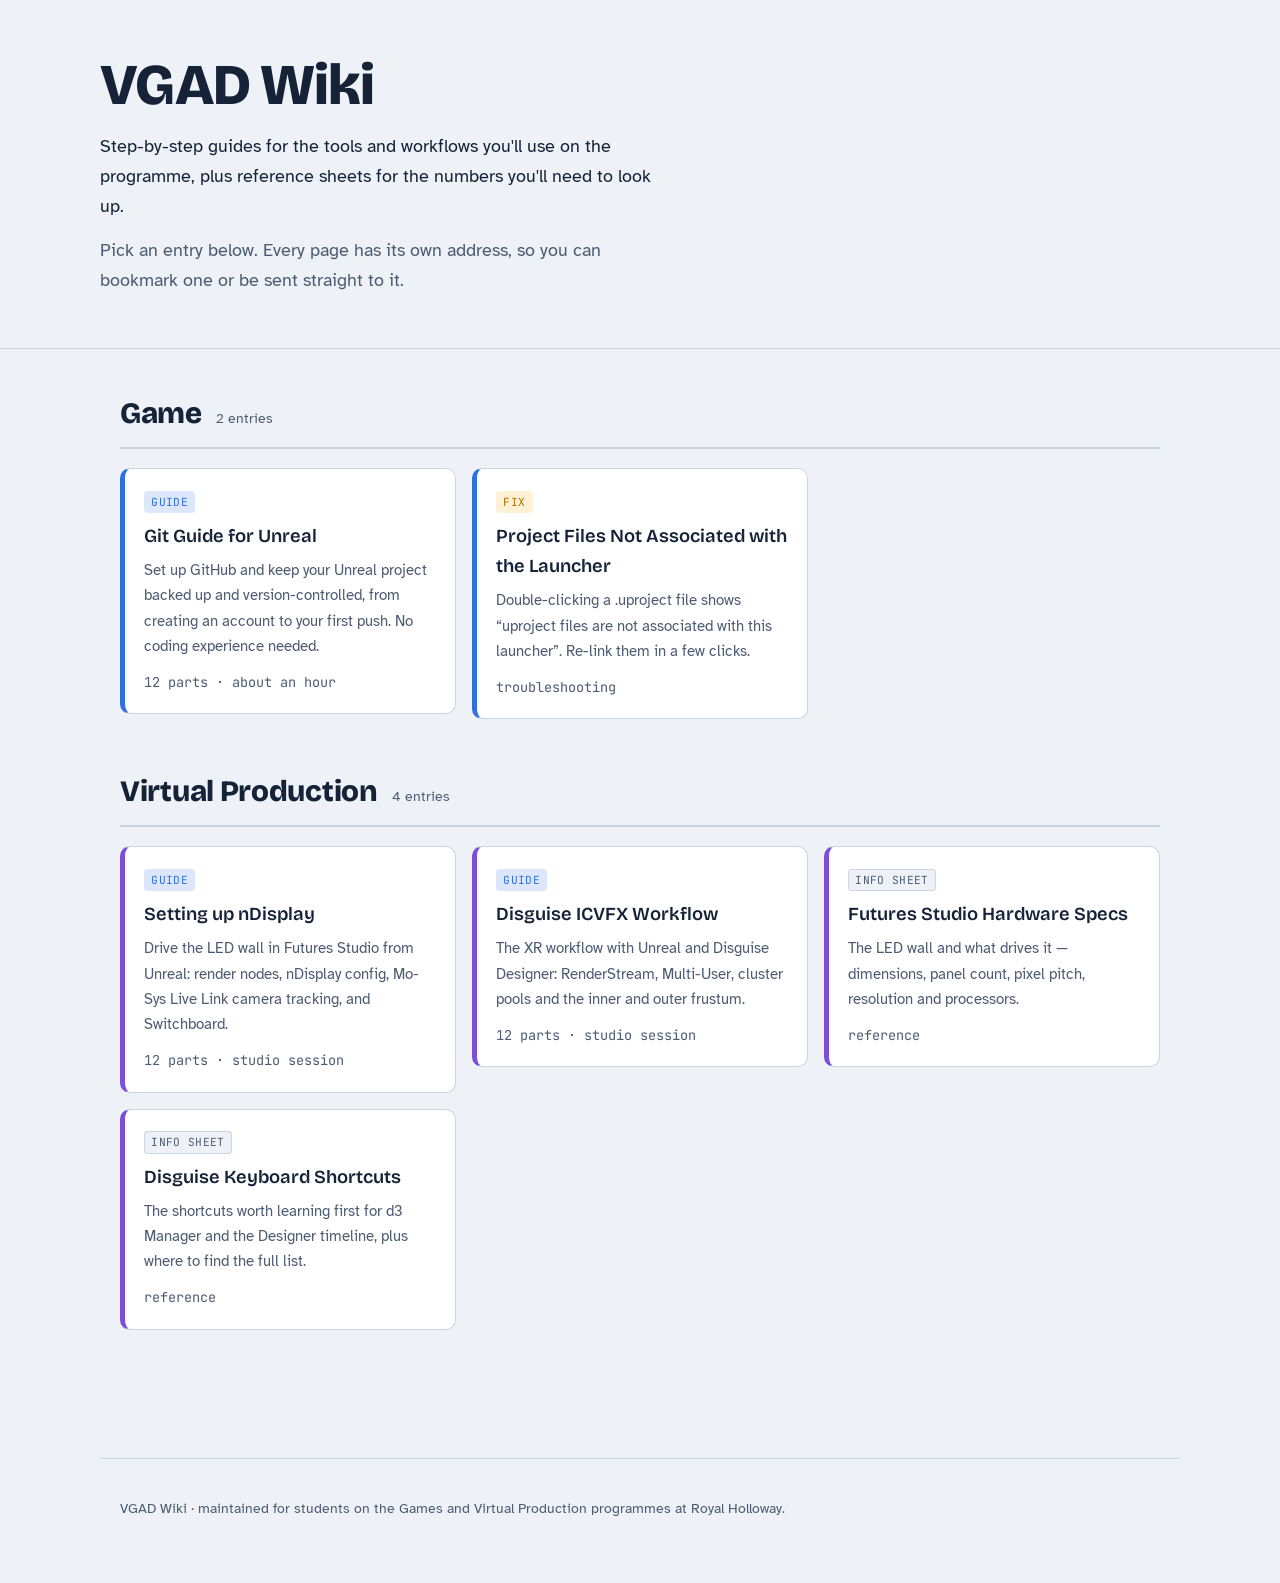
<file: index.html>
<!DOCTYPE html>
<html lang="en-GB">

<head>
  <meta charset="utf-8">
  <meta name="viewport" content="width=device-width, initial-scale=1">
  <title>VGAD Wiki</title>
  <meta name="description" content="Guides and reference sheets for games and virtual production, for students on the VGAD programme.">
  <link rel="preconnect" href="https://fonts.googleapis.com">
  <link rel="preconnect" href="https://fonts.gstatic.com" crossorigin>
  <link
    href="https://fonts.googleapis.com/css2?family=Atkinson+Hyperlegible:ital,wght@0,400;0,700;1,400&family=Bricolage+Grotesque:opsz,wght@12..96,600;12..96,800&family=JetBrains+Mono:wght@500&display=swap"
    rel="stylesheet">
  <link rel="stylesheet" href="assets/wiki.css">
</head>

<body>

  <header class="hero">
    <div class="hero-inner single">
      <div>
        <h1>VGAD Wiki</h1>
        <p class="lede">Step-by-step guides for the tools and workflows you'll use on the programme, plus reference
          sheets for the numbers you'll need to look up.</p>
        <p>Pick an entry below. Every page has its own address, so you can bookmark one or be sent straight to it.</p>
      </div>
    </div>
  </header>

  <div class="catwrap">

    <!-- ====================================================== Game -->

    <section class="cat" id="game">
      <div class="cat-head">
        <h2>Game</h2>
        <span class="count">2 entries</span>
      </div>
      <div class="cards">

        <a class="card" href="guides/git-for-unreal/">
          <span class="kind">Guide</span>
          <h3>Git Guide for Unreal</h3>
          <p>Set up GitHub and keep your Unreal project backed up and version-controlled, from creating an account to
            your first push. No coding experience needed.</p>
          <span class="meta">12 parts · about an hour</span>
        </a>

        <a class="card" href="guides/uproject-file-association/">
          <span class="kind fix">Fix</span>
          <h3>Project Files Not Associated with the Launcher</h3>
          <p>Double-clicking a .uproject file shows “uproject files are not associated with this launcher”. Re-link
            them in a few clicks.</p>
          <span class="meta">troubleshooting</span>
        </a>

      </div>
    </section>

    <!-- ====================================== Virtual Production -->

    <section class="cat" id="virtual-production">
      <div class="cat-head">
        <h2>Virtual Production</h2>
        <span class="count">4 entries</span>
      </div>
      <div class="cards">

        <a class="card vp" href="guides/ndisplay/">
          <span class="kind">Guide</span>
          <h3>Setting up nDisplay</h3>
          <p>Drive the LED wall in Futures Studio from Unreal: render nodes, nDisplay config, Mo-Sys Live Link camera
            tracking, and Switchboard.</p>
          <span class="meta">12 parts · studio session</span>
        </a>

        <a class="card vp" href="guides/disguise-icvfx/">
          <span class="kind">Guide</span>
          <h3>Disguise ICVFX Workflow</h3>
          <p>The XR workflow with Unreal and Disguise Designer: RenderStream, Multi-User, cluster pools and the inner
            and outer frustum.</p>
          <span class="meta">12 parts · studio session</span>
        </a>

        <a class="card vp" href="guides/futures-studio-specs/">
          <span class="kind ref">Info sheet</span>
          <h3>Futures Studio Hardware Specs</h3>
          <p>The LED wall and what drives it — dimensions, panel count, pixel pitch, resolution and processors.</p>
          <span class="meta">reference</span>
        </a>

        <a class="card vp" href="guides/disguise-shortcuts/">
          <span class="kind ref">Info sheet</span>
          <h3>Disguise Keyboard Shortcuts</h3>
          <p>The shortcuts worth learning first for d3 Manager and the Designer timeline, plus where to find the full
            list.</p>
          <span class="meta">reference</span>
        </a>

      </div>
    </section>

  </div>

  <footer class="sitefoot">
    <p>VGAD Wiki · maintained for students on the Games and Virtual Production programmes at Royal Holloway.</p>
  </footer>

</body>

</html>
</file>
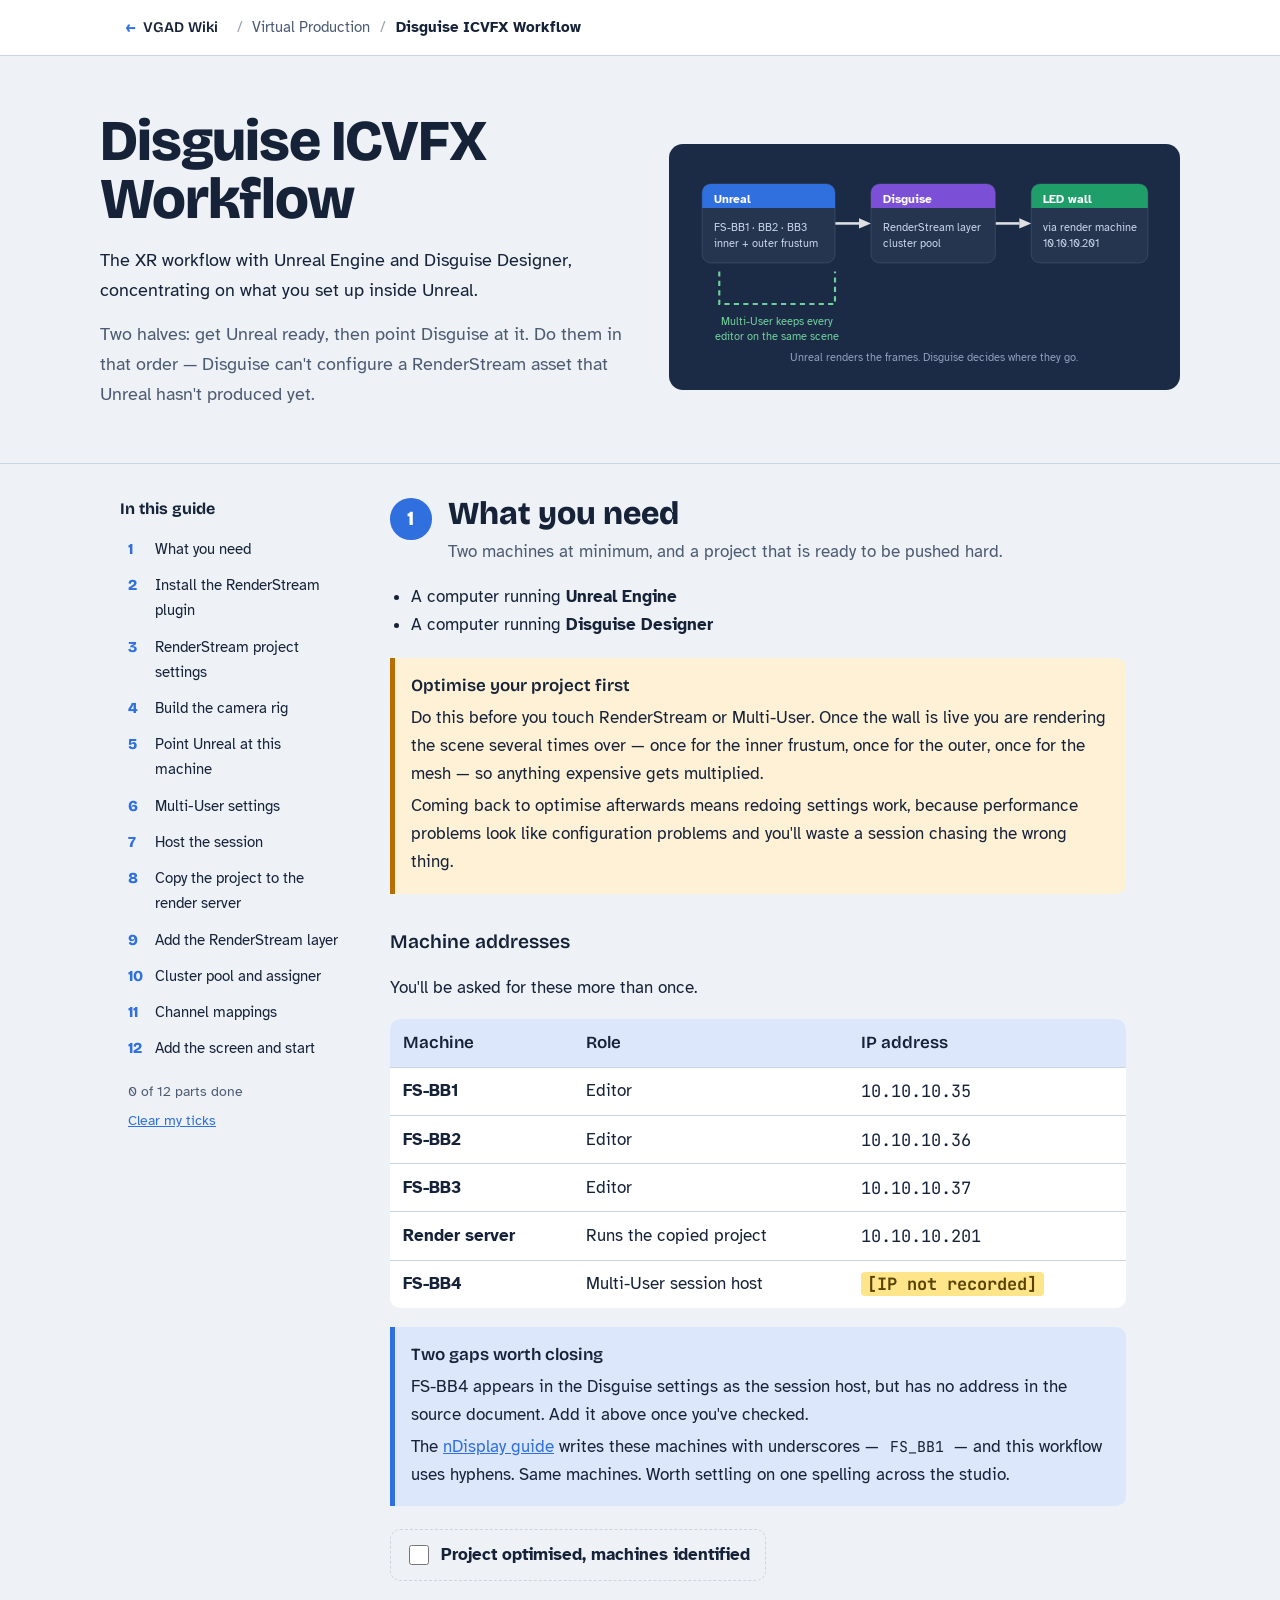
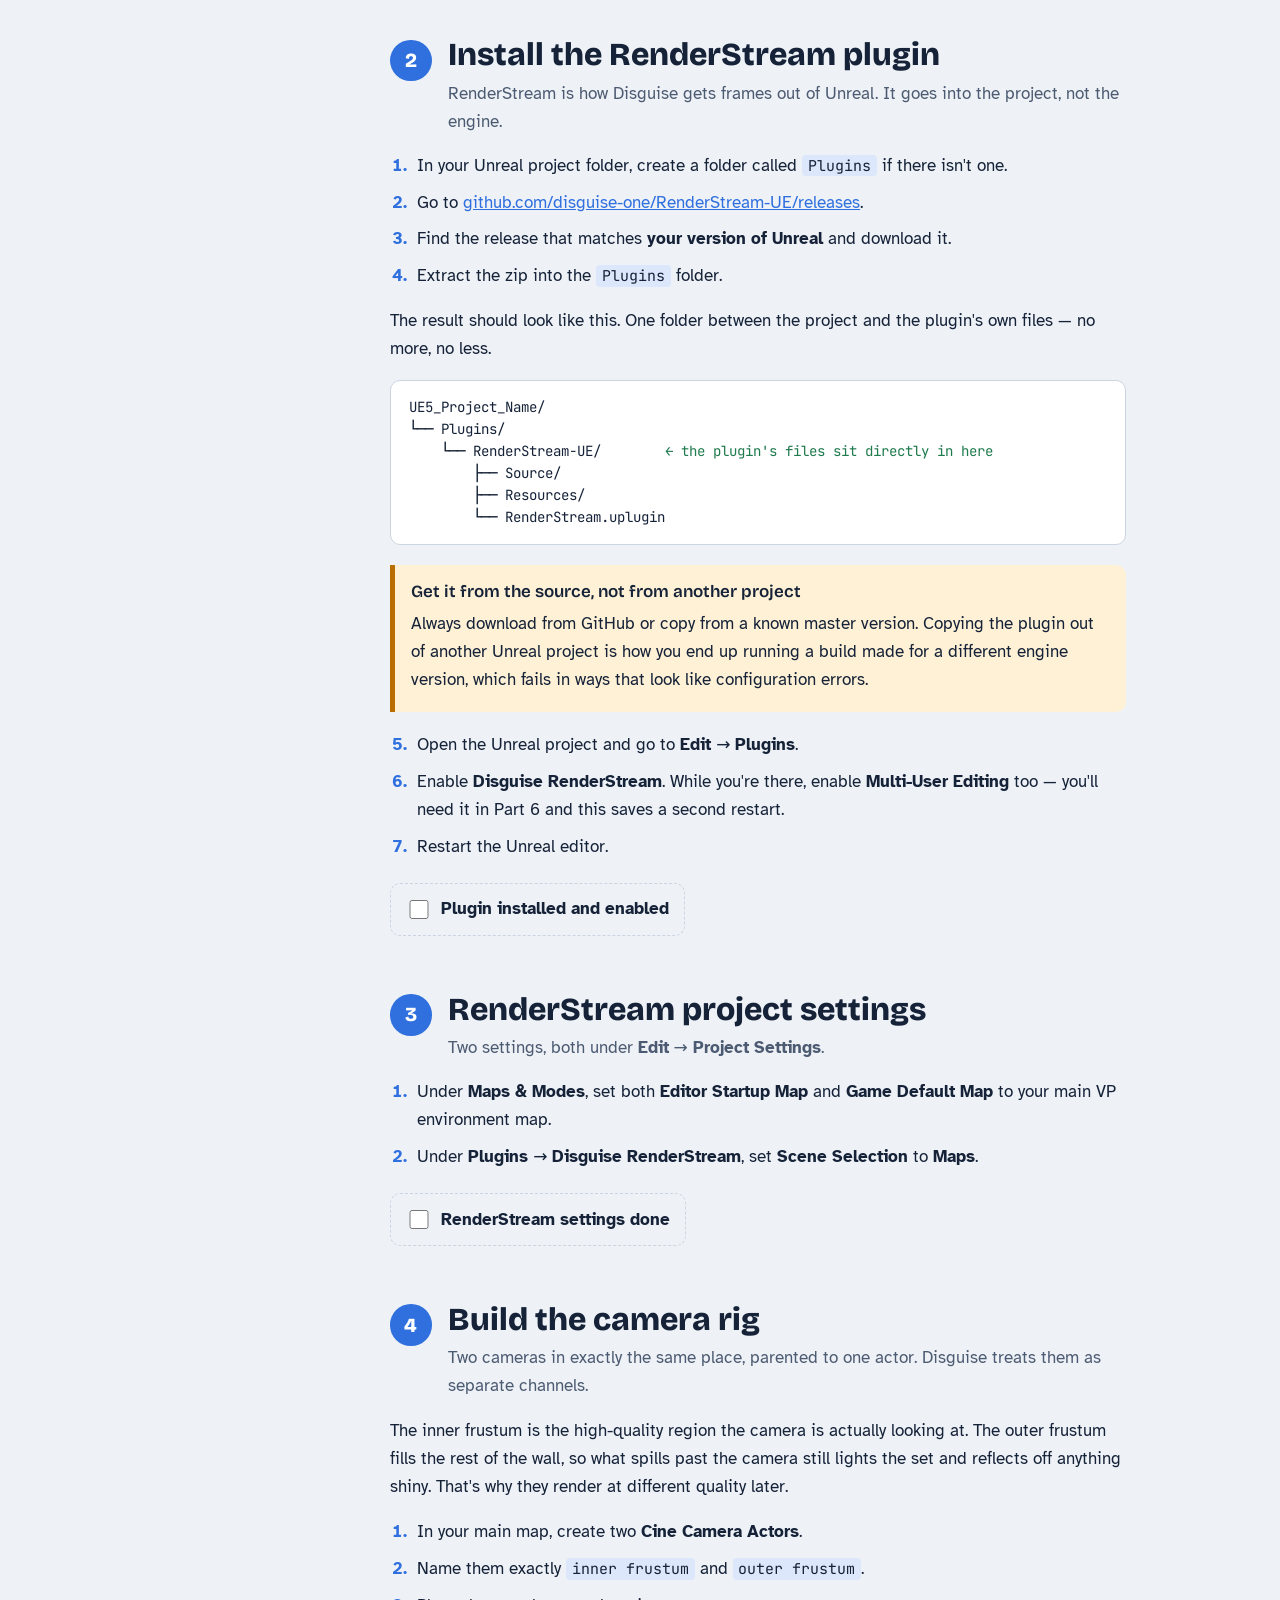
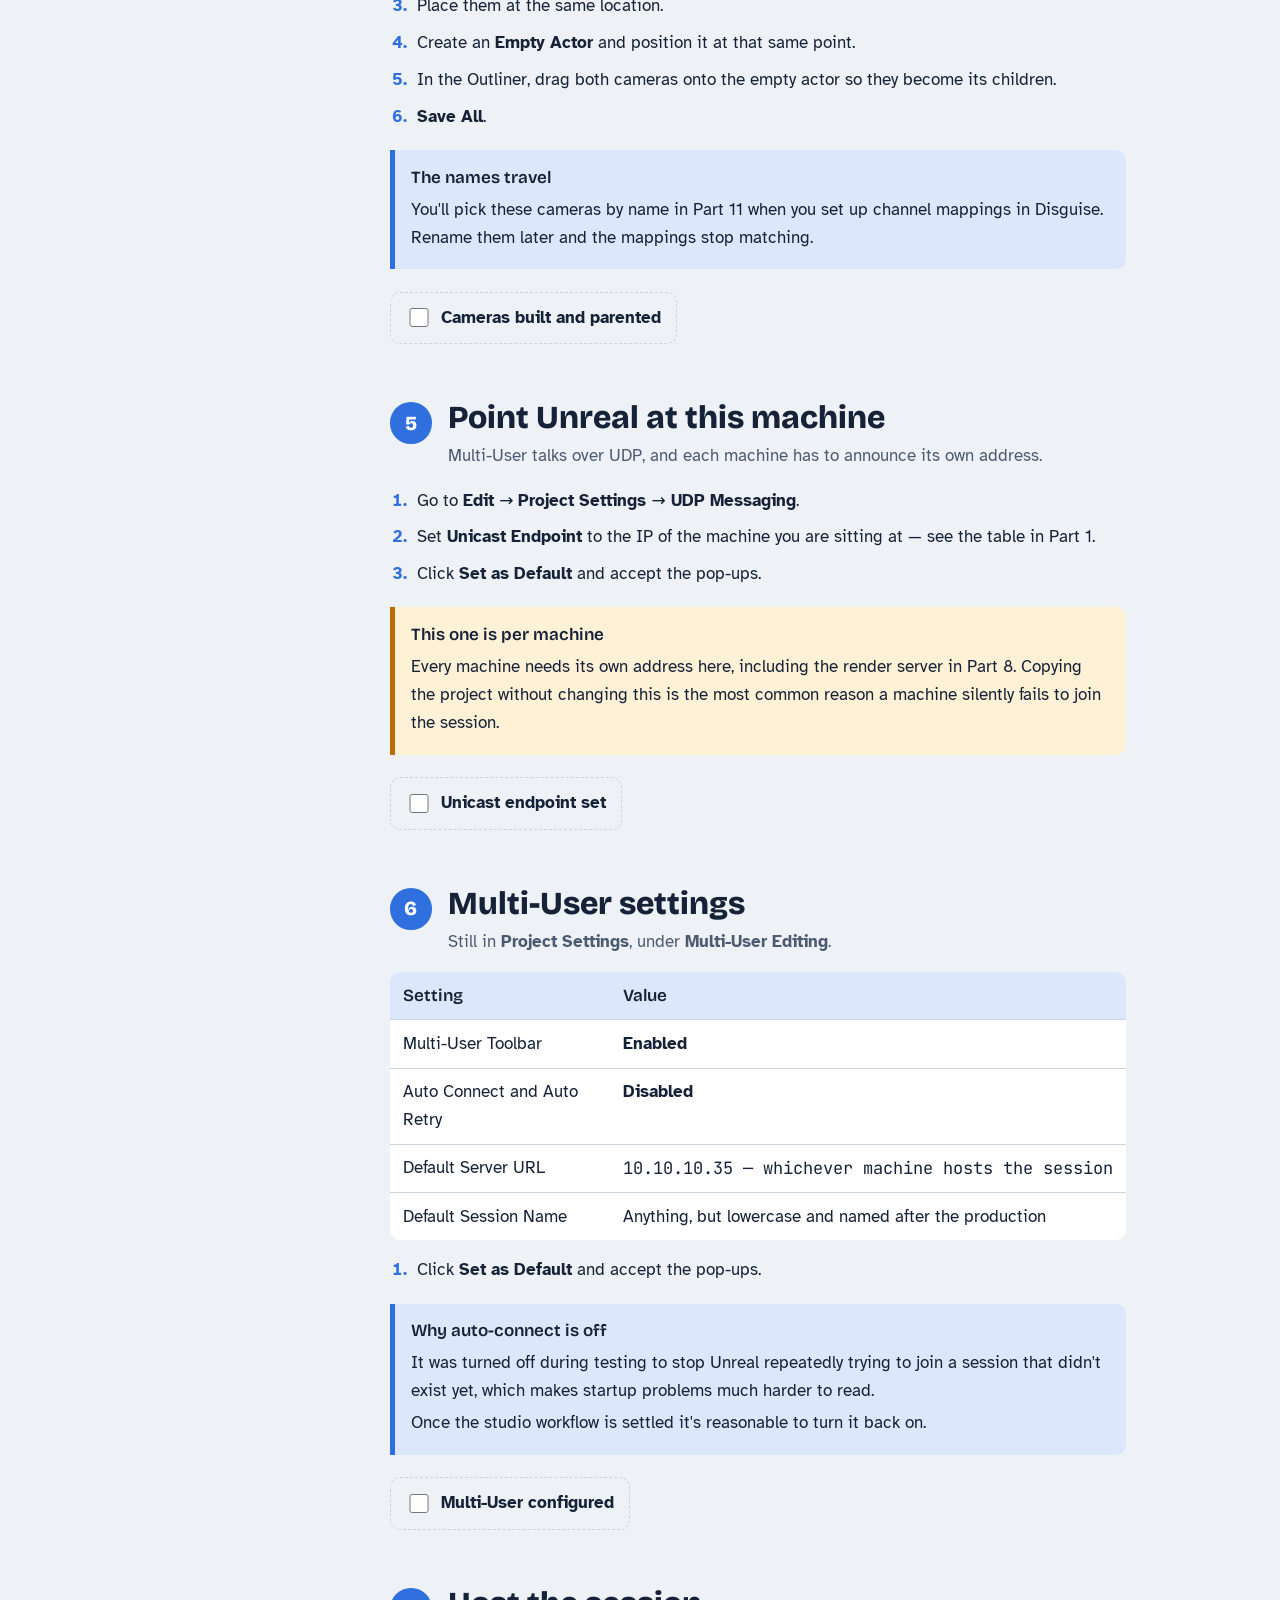
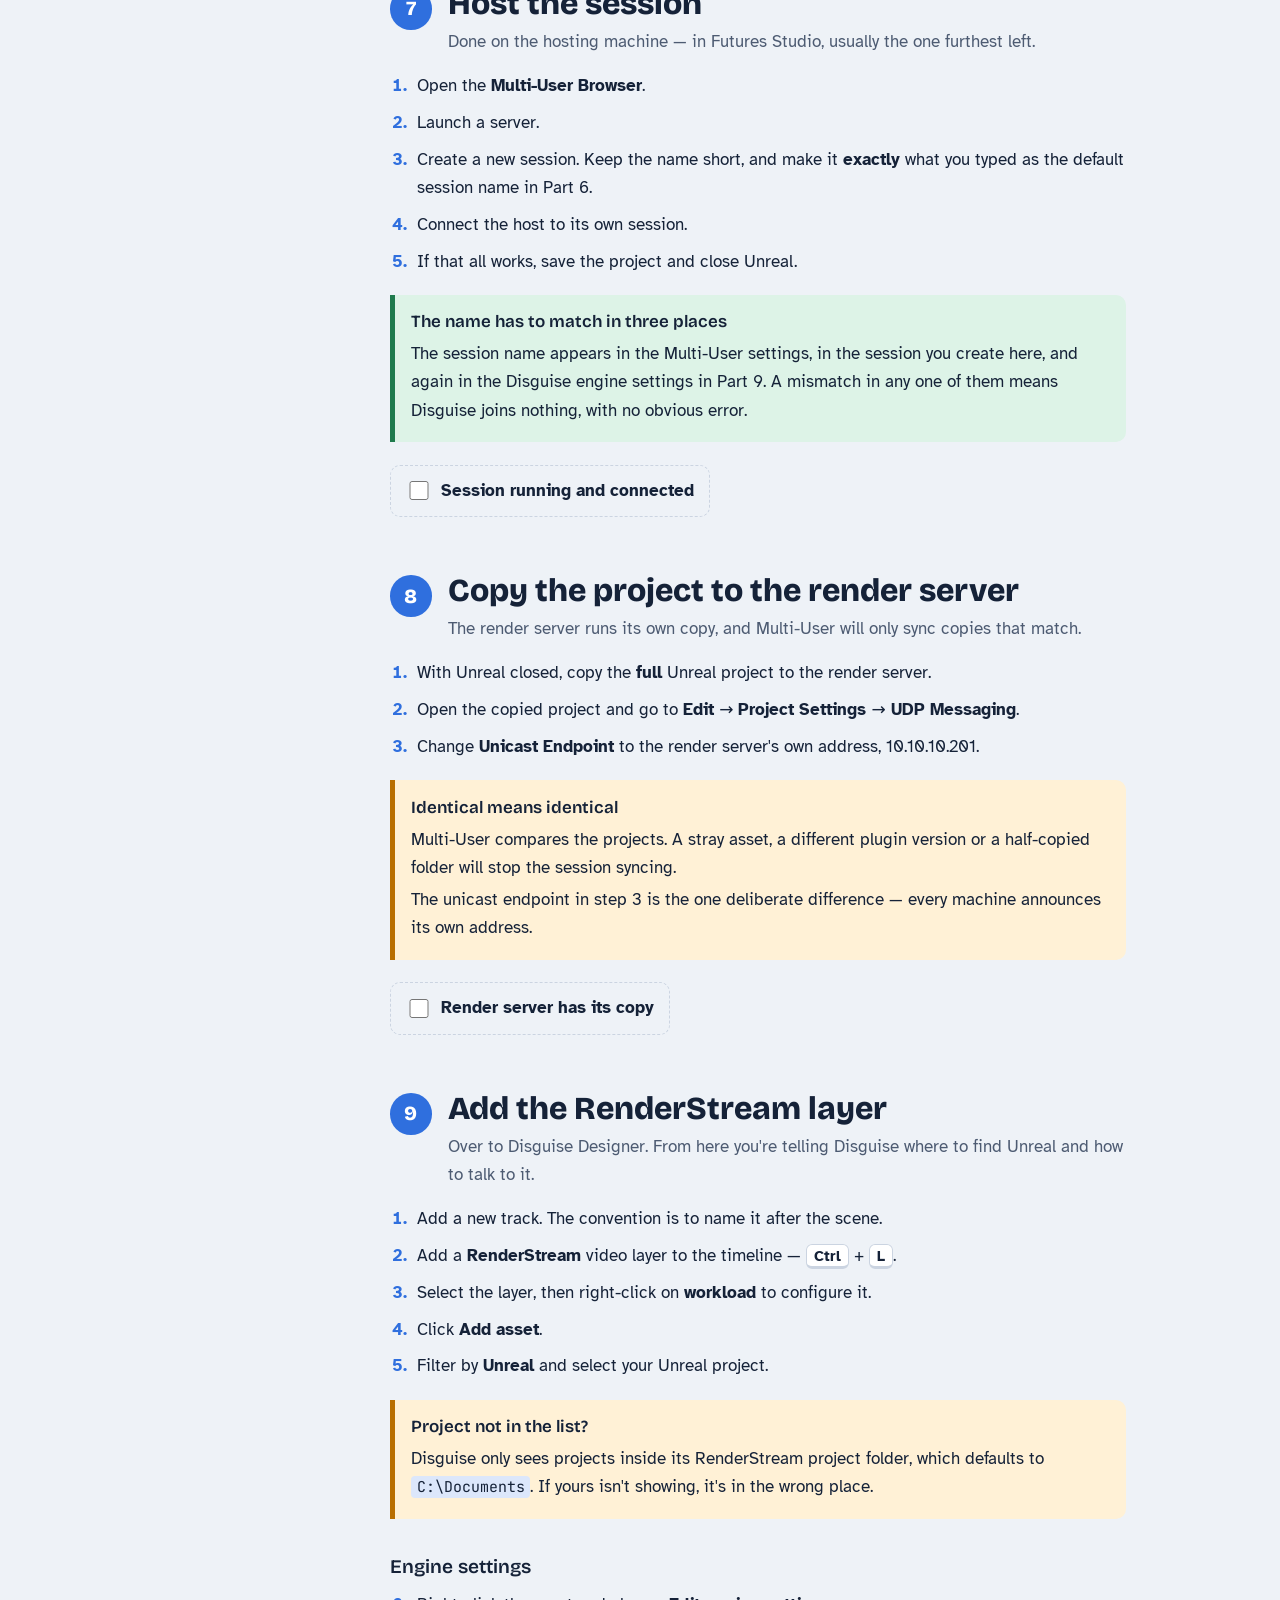
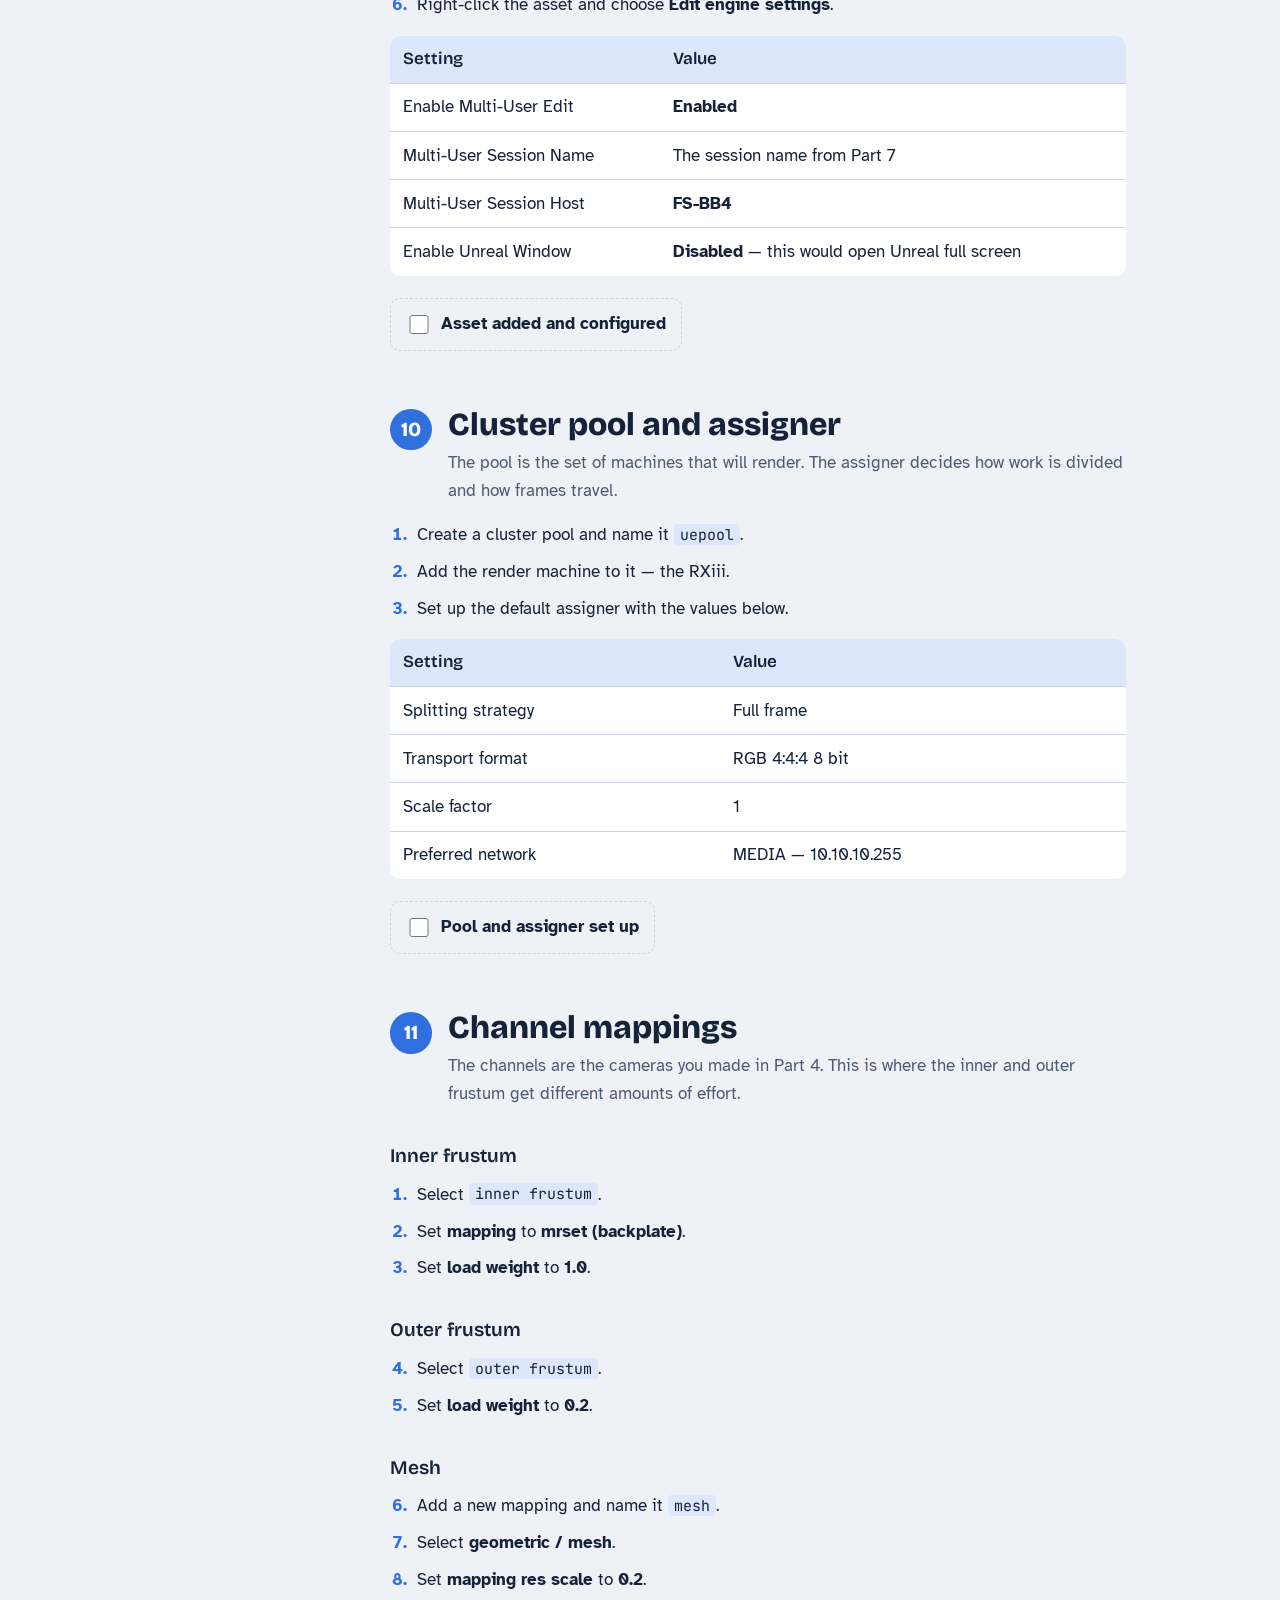
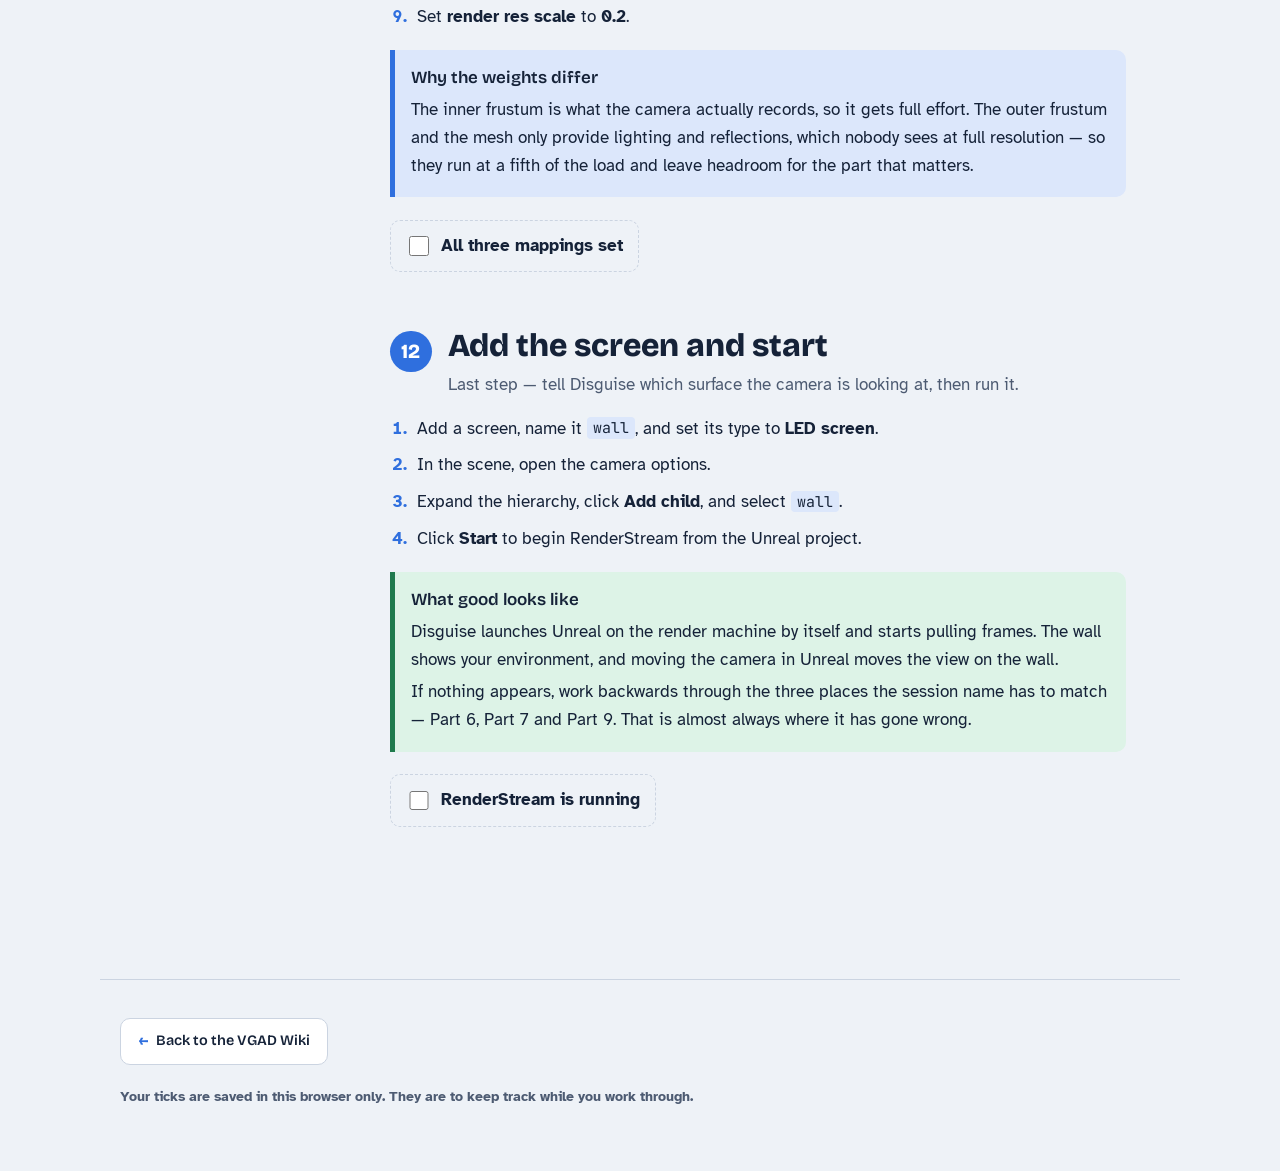
<file: guides/disguise-icvfx/index.html>
<!DOCTYPE html>
<html lang="en-GB">

<head>
  <meta charset="utf-8">
  <meta name="viewport" content="width=device-width, initial-scale=1">
  <title>Disguise ICVFX Workflow · VGAD Wiki</title>
  <meta name="description"
    content="The XR workflow using Unreal Engine 5 and Disguise Designer: RenderStream, Multi-User, cluster pools and channel mappings.">
  <link rel="preconnect" href="https://fonts.googleapis.com">
  <link rel="preconnect" href="https://fonts.gstatic.com" crossorigin>
  <link
    href="https://fonts.googleapis.com/css2?family=Atkinson+Hyperlegible:ital,wght@0,400;0,700;1,400&family=Bricolage+Grotesque:opsz,wght@12..96,600;12..96,800&family=JetBrains+Mono:wght@500&display=swap"
    rel="stylesheet">
  <link rel="stylesheet" href="../../assets/wiki.css">
</head>

<body data-progress-key="disguise-icvfx-progress">

  <div class="wikibar">
    <div class="wikibar-inner">
      <a class="home" href="../../"><span class="arrow">&larr;</span> VGAD Wiki</a>
      <span class="crumb"><span class="sep">/</span> <span>Virtual Production</span> <span class="sep">/</span>
        <span class="here">Disguise ICVFX Workflow</span></span>
    </div>
  </div>

  <header class="hero">
    <div class="hero-inner">
      <div>
        <h1>Disguise ICVFX Workflow</h1>
        <p class="lede">The XR workflow with Unreal Engine and Disguise Designer, concentrating on what you set up
          inside Unreal.</p>
        <p>Two halves: get Unreal ready, then point Disguise at it. Do them in that order — Disguise can't configure a
          RenderStream asset that Unreal hasn't produced yet.</p>
      </div>
      <div class="graph" role="img"
        aria-label="Diagram: Unreal on the editor machines sends frames through RenderStream to Disguise Designer, which drives the render machine and the wall. Multi-User keeps the editors in sync.">
        <svg viewBox="0 0 560 250" xmlns="http://www.w3.org/2000/svg"
          font-family="Atkinson Hyperlegible, Segoe UI, sans-serif">

          <path d="M175 74 H203" stroke="#fff" stroke-width="3" fill="none" opacity=".85" />
          <polygon points="203,68 217,74 203,80" fill="#fff" opacity=".85" />
          <path d="M362 74 H390" stroke="#fff" stroke-width="3" fill="none" opacity=".85" />
          <polygon points="390,68 404,74 390,80" fill="#fff" opacity=".85" />

          <!-- multi-user loop under the editors -->
          <path d="M40 130 V168 H175 V130" stroke="#6FD19E" stroke-width="2.5" fill="none" stroke-dasharray="6 5" />
          <text x="107" y="192" fill="#6FD19E" font-size="12.5" text-anchor="middle">Multi-User keeps every</text>
          <text x="107" y="210" fill="#6FD19E" font-size="12.5" text-anchor="middle">editor on the same scene</text>

          <!-- unreal -->
          <g>
            <rect x="20" y="28" width="155" height="92" rx="10" fill="#26354F" stroke="#3A4B69" />
            <path d="M20 38 a10 10 0 0 1 10 -10 h135 a10 10 0 0 1 10 10 v18 h-155z" fill="#2F6FDE" />
            <text x="34" y="50" fill="#fff" font-size="14" font-weight="700">Unreal</text>
            <text x="34" y="83" fill="#C9D5EA" font-size="12.5">FS-BB1 · BB2 · BB3</text>
            <text x="34" y="102" fill="#C9D5EA" font-size="12.5">inner + outer frustum</text>
          </g>

          <!-- disguise -->
          <g>
            <rect x="217" y="28" width="145" height="92" rx="10" fill="#26354F" stroke="#3A4B69" />
            <path d="M217 38 a10 10 0 0 1 10 -10 h125 a10 10 0 0 1 10 10 v18 h-145z" fill="#7B4FD6" />
            <text x="231" y="50" fill="#fff" font-size="14" font-weight="700">Disguise</text>
            <text x="231" y="83" fill="#C9D5EA" font-size="12.5">RenderStream layer</text>
            <text x="231" y="102" fill="#C9D5EA" font-size="12.5">cluster pool</text>
          </g>

          <!-- wall -->
          <g>
            <rect x="404" y="28" width="136" height="92" rx="10" fill="#26354F" stroke="#3A4B69" />
            <path d="M404 38 a10 10 0 0 1 10 -10 h116 a10 10 0 0 1 10 10 v18 h-136z" fill="#1F9E6A" />
            <text x="418" y="50" fill="#fff" font-size="14" font-weight="700">LED wall</text>
            <text x="418" y="83" fill="#C9D5EA" font-size="12.5">via render machine</text>
            <text x="418" y="102" fill="#C9D5EA" font-size="12.5">10.10.10.201</text>
          </g>

          <text x="290" y="235" fill="#8EA0BE" font-size="12.5" text-anchor="middle">Unreal renders the frames.
            Disguise decides where they go.</text>
        </svg>
      </div>
    </div>
  </header>

  <div class="wrap">
    <nav class="toc" aria-label="Guide sections">
      <h2>In this guide</h2>
      <ol id="toc">
        <li><a href="#kit">What you need</a></li>
        <li><a href="#plugin">Install the RenderStream plugin</a></li>
        <li><a href="#settings">RenderStream project settings</a></li>
        <li><a href="#cameras">Build the camera rig</a></li>
        <li><a href="#udp">Point Unreal at this machine</a></li>
        <li><a href="#mu">Multi-User settings</a></li>
        <li><a href="#host">Host the session</a></li>
        <li><a href="#copy">Copy the project to the render server</a></li>
        <li><a href="#layer">Add the RenderStream layer</a></li>
        <li><a href="#pool">Cluster pool and assigner</a></li>
        <li><a href="#mappings">Channel mappings</a></li>
        <li><a href="#screen">Add the screen and start</a></li>
      </ol>
      <p class="toc-progress" id="progress" aria-live="polite"></p>
      <button class="reset" id="reset" type="button">Clear my ticks</button>
    </nav>

    <main>

      <!-- Part 1 -->

      <section class="part" id="kit">
        <div class="part-head">
          <div class="part-num">1</div>
          <div>
            <h2>What you need</h2>
            <p>Two machines at minimum, and a project that is ready to be pushed hard.</p>
          </div>
        </div>

        <ul>
          <li>A computer running <strong>Unreal Engine</strong></li>
          <li>A computer running <strong>Disguise Designer</strong></li>
        </ul>

        <div class="note warn"><strong class="label">Optimise your project first</strong>
          <p>Do this before you touch RenderStream or Multi-User. Once the wall is live you are rendering the scene
            several times over — once for the inner frustum, once for the outer, once for the mesh — so anything
            expensive gets multiplied.</p>
          <p>Coming back to optimise afterwards means redoing settings work, because performance problems look like
            configuration problems and you'll waste a session chasing the wrong thing.</p>
        </div>

        <h3>Machine addresses</h3>
        <p>You'll be asked for these more than once.</p>
        <div class="table-scroll">
          <table>
            <thead>
              <tr>
                <th>Machine</th>
                <th>Role</th>
                <th>IP address</th>
              </tr>
            </thead>
            <tbody>
              <tr>
                <td><strong>FS-BB1</strong></td>
                <td>Editor</td>
                <td class="ip">10.10.10.35</td>
              </tr>
              <tr>
                <td><strong>FS-BB2</strong></td>
                <td>Editor</td>
                <td class="ip">10.10.10.36</td>
              </tr>
              <tr>
                <td><strong>FS-BB3</strong></td>
                <td>Editor</td>
                <td class="ip">10.10.10.37</td>
              </tr>
              <tr>
                <td><strong>Render server</strong></td>
                <td>Runs the copied project</td>
                <td class="ip">10.10.10.201</td>
              </tr>
              <tr>
                <td><strong>FS-BB4</strong></td>
                <td>Multi-User session host</td>
                <td class="ip"><span class="ph">[IP not recorded]</span></td>
              </tr>
            </tbody>
          </table>
        </div>

        <div class="note"><strong class="label">Two gaps worth closing</strong>
          <p>FS-BB4 appears in the Disguise settings as the session host, but has no address in the source document.
            Add it above once you've checked.</p>
          <p>The <a href="../ndisplay/">nDisplay guide</a> writes these machines with underscores — <code>FS_BB1</code>
            — and this workflow uses hyphens. Same machines. Worth settling on one spelling across the studio.</p>
        </div>

        <label class="done-toggle"><input type="checkbox" data-part="kit"> Project optimised, machines identified</label>
      </section>

      <!-- Part 2 -->

      <section class="part" id="plugin">
        <div class="part-head">
          <div class="part-num">2</div>
          <div>
            <h2>Install the RenderStream plugin</h2>
            <p>RenderStream is how Disguise gets frames out of Unreal. It goes into the project, not the engine.</p>
          </div>
        </div>

        <ol class="steps">
          <li>In your Unreal project folder, create a folder called <code>Plugins</code> if there isn't one.</li>
          <li>Go to <a href="https://github.com/disguise-one/RenderStream-UE/releases">github.com/disguise-one/RenderStream-UE/releases</a>.
          </li>
          <li>Find the release that matches <strong>your version of Unreal</strong> and download it.</li>
          <li>Extract the zip into the <code>Plugins</code> folder.</li>
        </ol>

        <p>The result should look like this. One folder between the project and the plugin's own files — no more, no
          less.</p>

        <pre class="tree" aria-label="Correct plugin folder layout">UE5_Project_Name/
└── Plugins/
    └── RenderStream-UE/        <span class="ok">← the plugin's files sit directly in here</span>
        ├── Source/
        ├── Resources/
        └── RenderStream.uplugin</pre>

        <div class="note warn"><strong class="label">Get it from the source, not from another project</strong>
          <p>Always download from GitHub or copy from a known master version. Copying the plugin out of another Unreal
            project is how you end up running a build made for a different engine version, which fails in ways that
            look like configuration errors.</p>
        </div>

        <ol class="steps" start="5">
          <li>Open the Unreal project and go to <span class="ui">Edit</span> → <span class="ui">Plugins</span>.</li>
          <li>Enable <strong>Disguise RenderStream</strong>. While you're there, enable <strong>Multi-User
              Editing</strong> too — you'll need it in Part 6 and this saves a second restart.</li>
          <li>Restart the Unreal editor.</li>
        </ol>

        <label class="done-toggle"><input type="checkbox" data-part="plugin"> Plugin installed and enabled</label>
      </section>

      <!-- Part 3 -->

      <section class="part" id="settings">
        <div class="part-head">
          <div class="part-num">3</div>
          <div>
            <h2>RenderStream project settings</h2>
            <p>Two settings, both under <span class="ui">Edit</span> → <span class="ui">Project Settings</span>.</p>
          </div>
        </div>

        <ol class="steps">
          <li>Under <span class="ui">Maps &amp; Modes</span>, set both <span class="ui">Editor Startup Map</span> and
            <span class="ui">Game Default Map</span> to your main VP environment map.</li>
          <li>Under <span class="ui">Plugins</span> → <span class="ui">Disguise RenderStream</span>, set <span
              class="ui">Scene Selection</span> to <strong>Maps</strong>.</li>
        </ol>

        <label class="done-toggle"><input type="checkbox" data-part="settings"> RenderStream settings done</label>
      </section>

      <!-- Part 4 -->

      <section class="part" id="cameras">
        <div class="part-head">
          <div class="part-num">4</div>
          <div>
            <h2>Build the camera rig</h2>
            <p>Two cameras in exactly the same place, parented to one actor. Disguise treats them as separate channels.
            </p>
          </div>
        </div>

        <p>The inner frustum is the high-quality region the camera is actually looking at. The outer frustum fills the
          rest of the wall, so what spills past the camera still lights the set and reflects off anything shiny. That's
          why they render at different quality later.</p>

        <ol class="steps">
          <li>In your main map, create two <span class="ui">Cine Camera Actors</span>.</li>
          <li>Name them exactly <code>inner frustum</code> and <code>outer frustum</code>.</li>
          <li>Place them at the same location.</li>
          <li>Create an <span class="ui">Empty Actor</span> and position it at that same point.</li>
          <li>In the Outliner, drag both cameras onto the empty actor so they become its children.</li>
          <li><span class="ui">Save All</span>.</li>
        </ol>

        <div class="note"><strong class="label">The names travel</strong>
          <p>You'll pick these cameras by name in Part 11 when you set up channel mappings in Disguise. Rename them
            later and the mappings stop matching.</p>
        </div>

        <label class="done-toggle"><input type="checkbox" data-part="cameras"> Cameras built and parented</label>
      </section>

      <!-- Part 5 -->

      <section class="part" id="udp">
        <div class="part-head">
          <div class="part-num">5</div>
          <div>
            <h2>Point Unreal at this machine</h2>
            <p>Multi-User talks over UDP, and each machine has to announce its own address.</p>
          </div>
        </div>

        <ol class="steps">
          <li>Go to <span class="ui">Edit</span> → <span class="ui">Project Settings</span> → <span class="ui">UDP
              Messaging</span>.</li>
          <li>Set <span class="ui">Unicast Endpoint</span> to the IP of the machine you are sitting at — see the table
            in Part 1.</li>
          <li>Click <span class="ui">Set as Default</span> and accept the pop-ups.</li>
        </ol>

        <div class="note warn"><strong class="label">This one is per machine</strong>
          <p>Every machine needs its own address here, including the render server in Part 8. Copying the project
            without changing this is the most common reason a machine silently fails to join the session.</p>
        </div>

        <label class="done-toggle"><input type="checkbox" data-part="udp"> Unicast endpoint set</label>
      </section>

      <!-- Part 6 -->

      <section class="part" id="mu">
        <div class="part-head">
          <div class="part-num">6</div>
          <div>
            <h2>Multi-User settings</h2>
            <p>Still in <span class="ui">Project Settings</span>, under <span class="ui">Multi-User Editing</span>.</p>
          </div>
        </div>

        <div class="table-scroll">
          <table>
            <thead>
              <tr>
                <th>Setting</th>
                <th>Value</th>
              </tr>
            </thead>
            <tbody>
              <tr>
                <td>Multi-User Toolbar</td>
                <td><strong>Enabled</strong></td>
              </tr>
              <tr>
                <td>Auto Connect and Auto Retry</td>
                <td><strong>Disabled</strong></td>
              </tr>
              <tr>
                <td>Default Server URL</td>
                <td class="ip">10.10.10.35 — whichever machine hosts the session</td>
              </tr>
              <tr>
                <td>Default Session Name</td>
                <td>Anything, but lowercase and named after the production</td>
              </tr>
            </tbody>
          </table>
        </div>

        <ol class="steps">
          <li>Click <span class="ui">Set as Default</span> and accept the pop-ups.</li>
        </ol>

        <div class="note"><strong class="label">Why auto-connect is off</strong>
          <p>It was turned off during testing to stop Unreal repeatedly trying to join a session that didn't exist yet,
            which makes startup problems much harder to read.</p>
          <p>Once the studio workflow is settled it's reasonable to turn it back on.</p>
        </div>

        <label class="done-toggle"><input type="checkbox" data-part="mu"> Multi-User configured</label>
      </section>

      <!-- Part 7 -->

      <section class="part" id="host">
        <div class="part-head">
          <div class="part-num">7</div>
          <div>
            <h2>Host the session</h2>
            <p>Done on the hosting machine — in Futures Studio, usually the one furthest left.</p>
          </div>
        </div>

        <ol class="steps">
          <li>Open the <span class="ui">Multi-User Browser</span>.</li>
          <li>Launch a server.</li>
          <li>Create a new session. Keep the name short, and make it <strong>exactly</strong> what you typed as the
            default session name in Part 6.</li>
          <li>Connect the host to its own session.</li>
          <li>If that all works, save the project and close Unreal.</li>
        </ol>

        <div class="note check"><strong class="label">The name has to match in three places</strong>
          <p>The session name appears in the Multi-User settings, in the session you create here, and again in the
            Disguise engine settings in Part 9. A mismatch in any one of them means Disguise joins nothing, with no
            obvious error.</p>
        </div>

        <label class="done-toggle"><input type="checkbox" data-part="host"> Session running and connected</label>
      </section>

      <!-- Part 8 -->

      <section class="part" id="copy">
        <div class="part-head">
          <div class="part-num">8</div>
          <div>
            <h2>Copy the project to the render server</h2>
            <p>The render server runs its own copy, and Multi-User will only sync copies that match.</p>
          </div>
        </div>

        <ol class="steps">
          <li>With Unreal closed, copy the <strong>full</strong> Unreal project to the render server.</li>
          <li>Open the copied project and go to <span class="ui">Edit</span> → <span class="ui">Project Settings</span>
            → <span class="ui">UDP Messaging</span>.</li>
          <li>Change <span class="ui">Unicast Endpoint</span> to the render server's own address, <span
              class="ip">10.10.10.201</span>.</li>
        </ol>

        <div class="note warn"><strong class="label">Identical means identical</strong>
          <p>Multi-User compares the projects. A stray asset, a different plugin version or a half-copied folder will
            stop the session syncing.</p>
          <p>The unicast endpoint in step 3 is the one deliberate difference — every machine announces its own address.
          </p>
        </div>

        <label class="done-toggle"><input type="checkbox" data-part="copy"> Render server has its copy</label>
      </section>

      <!-- Part 9 -->

      <section class="part" id="layer">
        <div class="part-head">
          <div class="part-num">9</div>
          <div>
            <h2>Add the RenderStream layer</h2>
            <p>Over to Disguise Designer. From here you're telling Disguise where to find Unreal and how to talk to it.
            </p>
          </div>
        </div>

        <ol class="steps">
          <li>Add a new track. The convention is to name it after the scene.</li>
          <li>Add a <span class="ui">RenderStream</span> video layer to the timeline — <kbd>Ctrl</kbd> + <kbd>L</kbd>.
          </li>
          <li>Select the layer, then right-click on <span class="ui">workload</span> to configure it.</li>
          <li>Click <span class="ui">Add asset</span>.</li>
          <li>Filter by <span class="ui">Unreal</span> and select your Unreal project.</li>
        </ol>

        <div class="note warn"><strong class="label">Project not in the list?</strong>
          <p>Disguise only sees projects inside its RenderStream project folder, which defaults to
            <span class="path">C:\Documents</span>. If yours isn't showing, it's in the wrong place.</p>
        </div>

        <h3>Engine settings</h3>
        <ol class="steps" start="6">
          <li>Right-click the asset and choose <span class="ui">Edit engine settings</span>.</li>
        </ol>

        <div class="table-scroll">
          <table>
            <thead>
              <tr>
                <th>Setting</th>
                <th>Value</th>
              </tr>
            </thead>
            <tbody>
              <tr>
                <td>Enable Multi-User Edit</td>
                <td><strong>Enabled</strong></td>
              </tr>
              <tr>
                <td>Multi-User Session Name</td>
                <td>The session name from Part 7</td>
              </tr>
              <tr>
                <td>Multi-User Session Host</td>
                <td><strong>FS-BB4</strong></td>
              </tr>
              <tr>
                <td>Enable Unreal Window</td>
                <td><strong>Disabled</strong> — this would open Unreal full screen</td>
              </tr>
            </tbody>
          </table>
        </div>

        <label class="done-toggle"><input type="checkbox" data-part="layer"> Asset added and configured</label>
      </section>

      <!-- Part 10 -->

      <section class="part" id="pool">
        <div class="part-head">
          <div class="part-num">10</div>
          <div>
            <h2>Cluster pool and assigner</h2>
            <p>The pool is the set of machines that will render. The assigner decides how work is divided and how
              frames travel.</p>
          </div>
        </div>

        <ol class="steps">
          <li>Create a cluster pool and name it <code>uepool</code>.</li>
          <li>Add the render machine to it — the RXiii.</li>
          <li>Set up the default assigner with the values below.</li>
        </ol>

        <div class="table-scroll">
          <table>
            <thead>
              <tr>
                <th>Setting</th>
                <th>Value</th>
              </tr>
            </thead>
            <tbody>
              <tr>
                <td>Splitting strategy</td>
                <td>Full frame</td>
              </tr>
              <tr>
                <td>Transport format</td>
                <td>RGB 4:4:4 8 bit</td>
              </tr>
              <tr>
                <td>Scale factor</td>
                <td>1</td>
              </tr>
              <tr>
                <td>Preferred network</td>
                <td>MEDIA — <span class="ip">10.10.10.255</span></td>
              </tr>
            </tbody>
          </table>
        </div>

        <label class="done-toggle"><input type="checkbox" data-part="pool"> Pool and assigner set up</label>
      </section>

      <!-- Part 11 -->

      <section class="part" id="mappings">
        <div class="part-head">
          <div class="part-num">11</div>
          <div>
            <h2>Channel mappings</h2>
            <p>The channels are the cameras you made in Part 4. This is where the inner and outer frustum get different
              amounts of effort.</p>
          </div>
        </div>

        <h3>Inner frustum</h3>
        <ol class="steps">
          <li>Select <code>inner frustum</code>.</li>
          <li>Set <span class="ui">mapping</span> to <strong>mrset (backplate)</strong>.</li>
          <li>Set <span class="ui">load weight</span> to <strong>1.0</strong>.</li>
        </ol>

        <h3>Outer frustum</h3>
        <ol class="steps" start="4">
          <li>Select <code>outer frustum</code>.</li>
          <li>Set <span class="ui">load weight</span> to <strong>0.2</strong>.</li>
        </ol>

        <h3>Mesh</h3>
        <ol class="steps" start="6">
          <li>Add a new mapping and name it <code>mesh</code>.</li>
          <li>Select <span class="ui">geometric / mesh</span>.</li>
          <li>Set <span class="ui">mapping res scale</span> to <strong>0.2</strong>.</li>
          <li>Set <span class="ui">render res scale</span> to <strong>0.2</strong>.</li>
        </ol>

        <div class="note"><strong class="label">Why the weights differ</strong>
          <p>The inner frustum is what the camera actually records, so it gets full effort. The outer frustum and the
            mesh only provide lighting and reflections, which nobody sees at full resolution — so they run at a fifth
            of the load and leave headroom for the part that matters.</p>
        </div>

        <label class="done-toggle"><input type="checkbox" data-part="mappings"> All three mappings set</label>
      </section>

      <!-- Part 12 -->

      <section class="part" id="screen">
        <div class="part-head">
          <div class="part-num">12</div>
          <div>
            <h2>Add the screen and start</h2>
            <p>Last step — tell Disguise which surface the camera is looking at, then run it.</p>
          </div>
        </div>

        <ol class="steps">
          <li>Add a screen, name it <code>wall</code>, and set its type to <span class="ui">LED screen</span>.</li>
          <li>In the scene, open the camera options.</li>
          <li>Expand the hierarchy, click <span class="ui">Add child</span>, and select <code>wall</code>.</li>
          <li>Click <span class="ui">Start</span> to begin RenderStream from the Unreal project.</li>
        </ol>

        <div class="note check"><strong class="label">What good looks like</strong>
          <p>Disguise launches Unreal on the render machine by itself and starts pulling frames. The wall shows your
            environment, and moving the camera in Unreal moves the view on the wall.</p>
          <p>If nothing appears, work backwards through the three places the session name has to match — Part 6, Part 7
            and Part 9. That is almost always where it has gone wrong.</p>
        </div>

        <label class="done-toggle"><input type="checkbox" data-part="screen"> RenderStream is running</label>
      </section>

    </main>
  </div>

  <footer class="sitefoot">
    <p><a class="backhome" href="../../"><span class="arrow">&larr;</span> Back to the VGAD Wiki</a></p>
    <p><strong>Your ticks are saved in this browser only. They are to keep track while you work through.</strong></p>
  </footer>

  <script src="../../assets/wiki.js"></script>
</body>

</html>
</file>
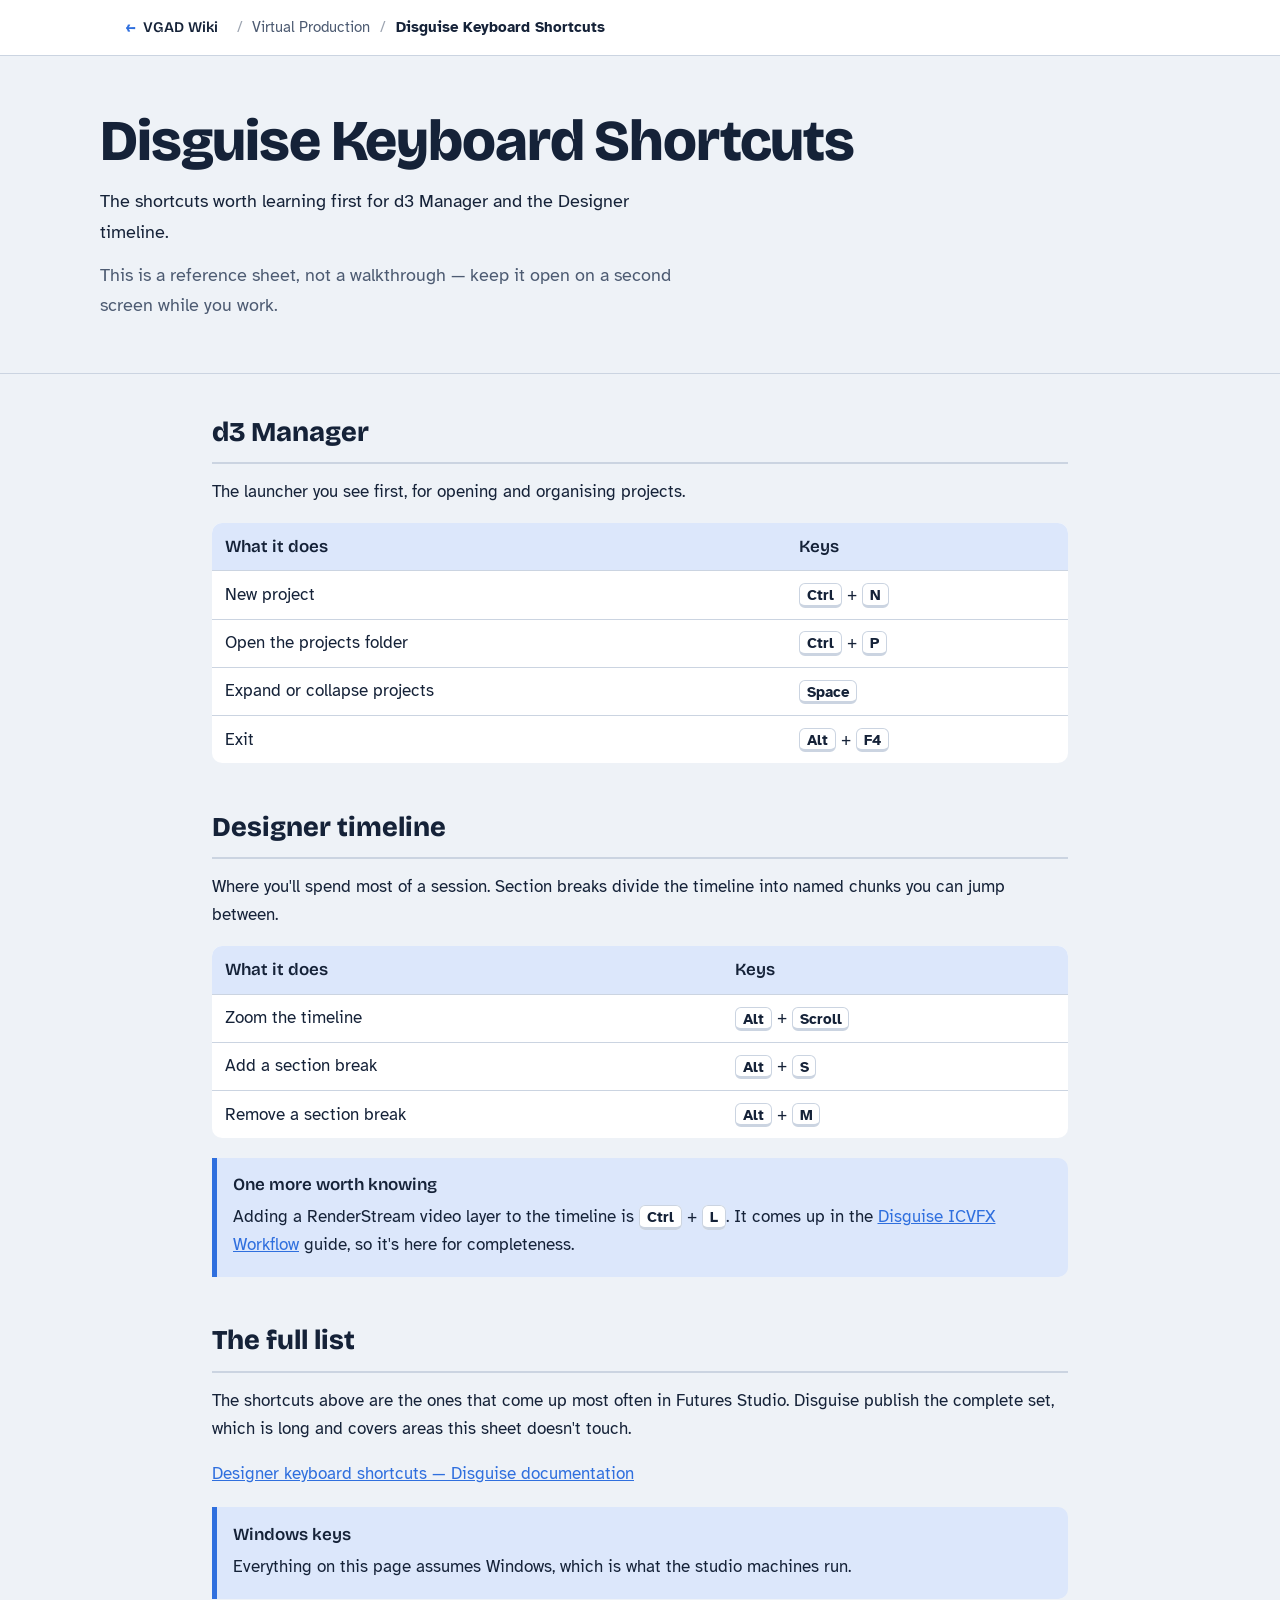
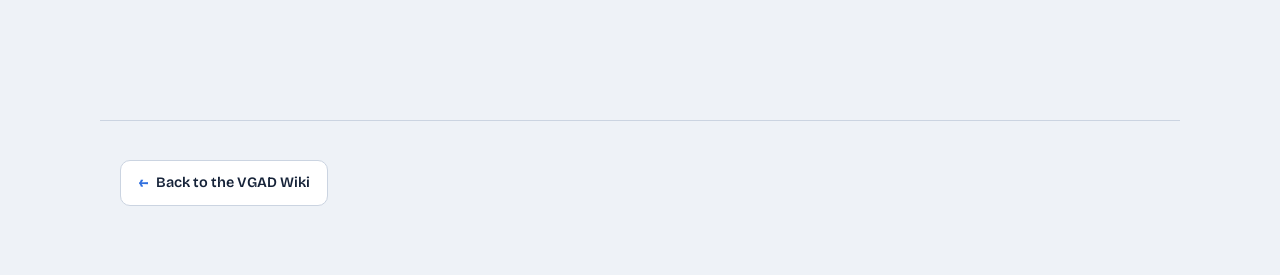
<file: guides/disguise-shortcuts/index.html>
<!DOCTYPE html>
<html lang="en-GB">

<head>
  <meta charset="utf-8">
  <meta name="viewport" content="width=device-width, initial-scale=1">
  <title>Disguise Keyboard Shortcuts · VGAD Wiki</title>
  <meta name="description" content="Keyboard shortcuts for d3 Manager and the Designer timeline, for use in Futures Studio.">
  <link rel="preconnect" href="https://fonts.googleapis.com">
  <link rel="preconnect" href="https://fonts.gstatic.com" crossorigin>
  <link
    href="https://fonts.googleapis.com/css2?family=Atkinson+Hyperlegible:ital,wght@0,400;0,700;1,400&family=Bricolage+Grotesque:opsz,wght@12..96,600;12..96,800&family=JetBrains+Mono:wght@500&display=swap"
    rel="stylesheet">
  <link rel="stylesheet" href="../../assets/wiki.css">
</head>

<body>

  <div class="wikibar">
    <div class="wikibar-inner">
      <a class="home" href="../../"><span class="arrow">&larr;</span> VGAD Wiki</a>
      <span class="crumb"><span class="sep">/</span> <span>Virtual Production</span> <span class="sep">/</span>
        <span class="here">Disguise Keyboard Shortcuts</span></span>
    </div>
  </div>

  <header class="hero">
    <div class="hero-inner single">
      <div>
        <h1>Disguise Keyboard Shortcuts</h1>
        <p class="lede">The shortcuts worth learning first for d3 Manager and the Designer timeline.</p>
        <p>This is a reference sheet, not a walkthrough — keep it open on a second screen while you work.</p>
      </div>
    </div>
  </header>

  <div class="sheetwrap">

    <section class="sheet-sec" id="manager">
      <h2>d3 Manager</h2>
      <p>The launcher you see first, for opening and organising projects.</p>
      <div class="table-scroll">
        <table>
          <thead>
            <tr>
              <th>What it does</th>
              <th>Keys</th>
            </tr>
          </thead>
          <tbody>
            <tr>
              <td>New project</td>
              <td><kbd>Ctrl</kbd> + <kbd>N</kbd></td>
            </tr>
            <tr>
              <td>Open the projects folder</td>
              <td><kbd>Ctrl</kbd> + <kbd>P</kbd></td>
            </tr>
            <tr>
              <td>Expand or collapse projects</td>
              <td><kbd>Space</kbd></td>
            </tr>
            <tr>
              <td>Exit</td>
              <td><kbd>Alt</kbd> + <kbd>F4</kbd></td>
            </tr>
          </tbody>
        </table>
      </div>
    </section>

    <section class="sheet-sec" id="timeline">
      <h2>Designer timeline</h2>
      <p>Where you'll spend most of a session. Section breaks divide the timeline into named chunks you can jump
        between.</p>
      <div class="table-scroll">
        <table>
          <thead>
            <tr>
              <th>What it does</th>
              <th>Keys</th>
            </tr>
          </thead>
          <tbody>
            <tr>
              <td>Zoom the timeline</td>
              <td><kbd>Alt</kbd> + <kbd>Scroll</kbd></td>
            </tr>
            <tr>
              <td>Add a section break</td>
              <td><kbd>Alt</kbd> + <kbd>S</kbd></td>
            </tr>
            <tr>
              <td>Remove a section break</td>
              <td><kbd>Alt</kbd> + <kbd>M</kbd></td>
            </tr>
          </tbody>
        </table>
      </div>

      <div class="note"><strong class="label">One more worth knowing</strong>
        <p>Adding a RenderStream video layer to the timeline is <kbd>Ctrl</kbd> + <kbd>L</kbd>. It comes up in the
          <a href="../disguise-icvfx/">Disguise ICVFX Workflow</a> guide, so it's here for completeness.</p>
      </div>
    </section>

    <section class="sheet-sec" id="more">
      <h2>The full list</h2>
      <p>The shortcuts above are the ones that come up most often in Futures Studio. Disguise publish the complete set,
        which is long and covers areas this sheet doesn't touch.</p>
      <p><a href="https://help.disguise.one/designer/getting-started/designer-keyboard-shortcuts">Designer keyboard
          shortcuts — Disguise documentation</a></p>

      <div class="note"><strong class="label">Windows keys</strong>
        <p>Everything on this page assumes Windows, which is what the studio machines run.</p>
      </div>
    </section>

  </div>

  <footer class="sitefoot">
    <p><a class="backhome" href="../../"><span class="arrow">&larr;</span> Back to the VGAD Wiki</a></p>
  </footer>

</body>

</html>
</file>
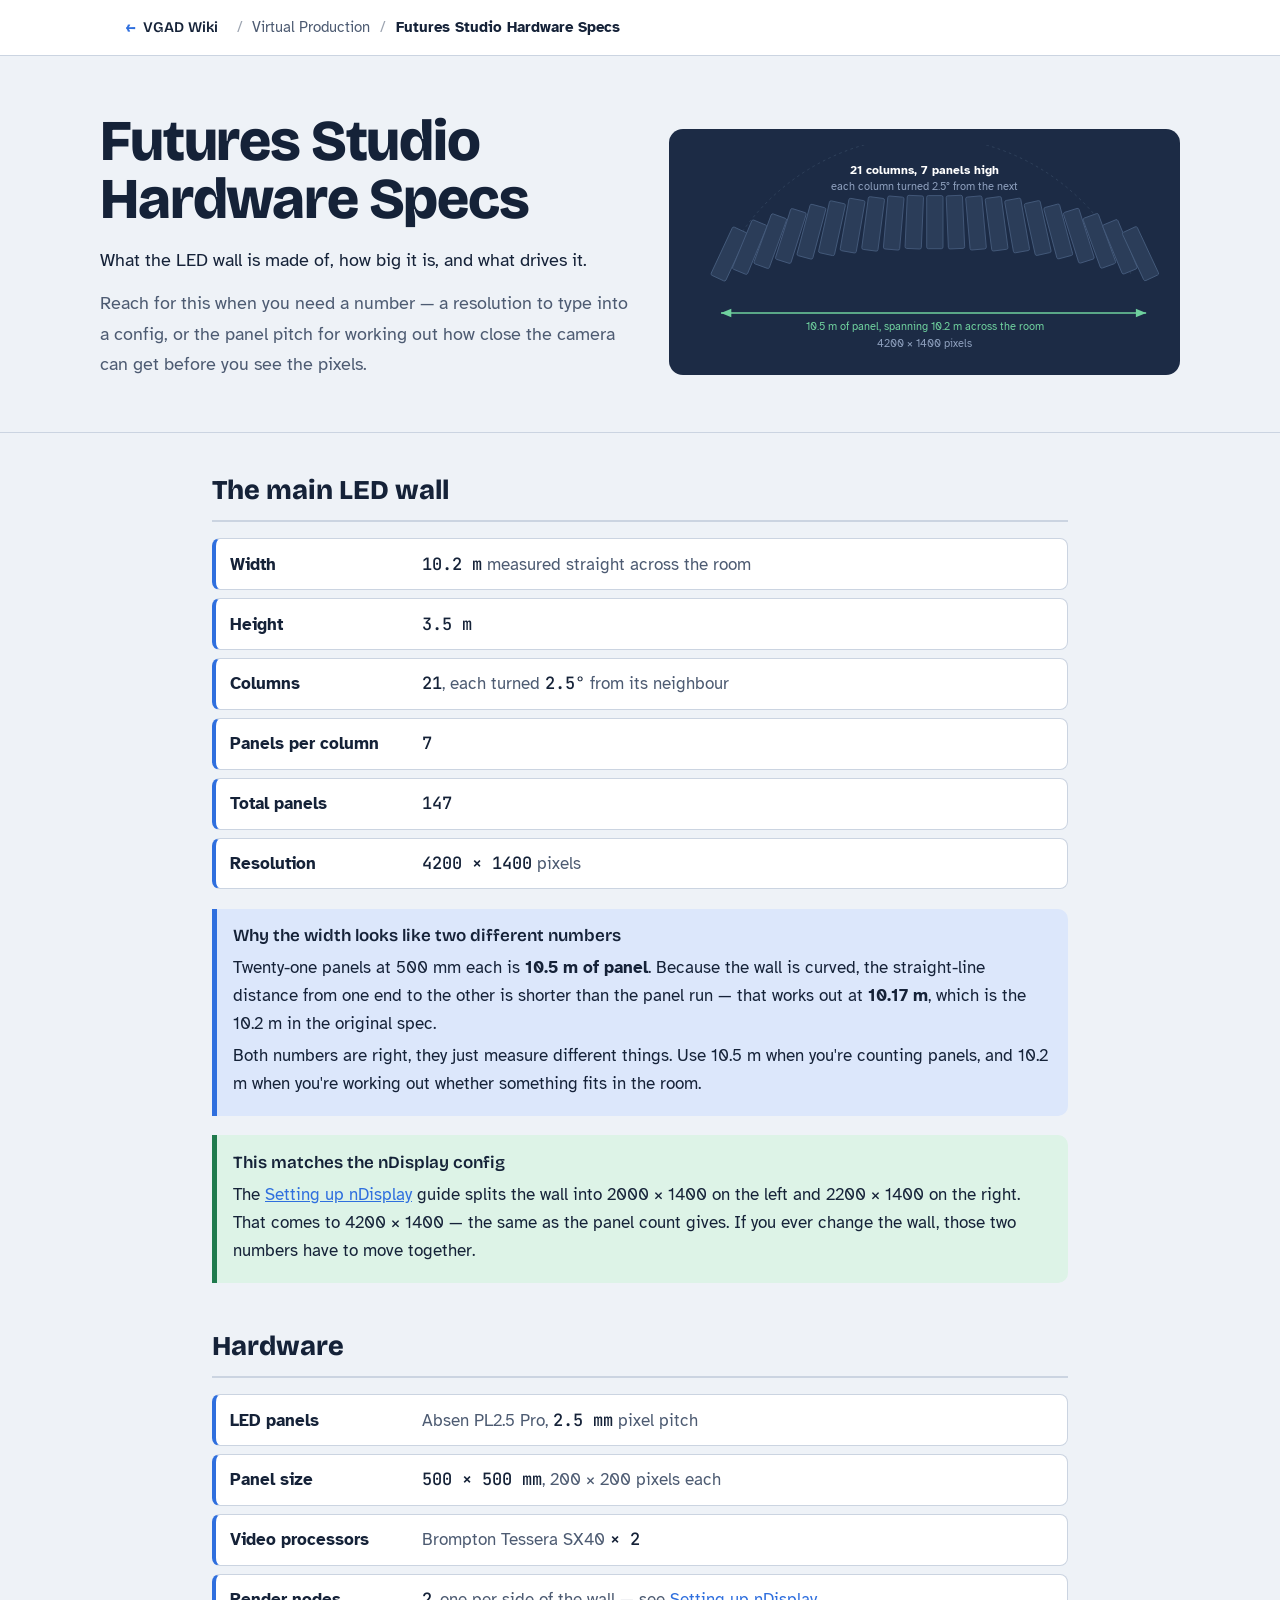
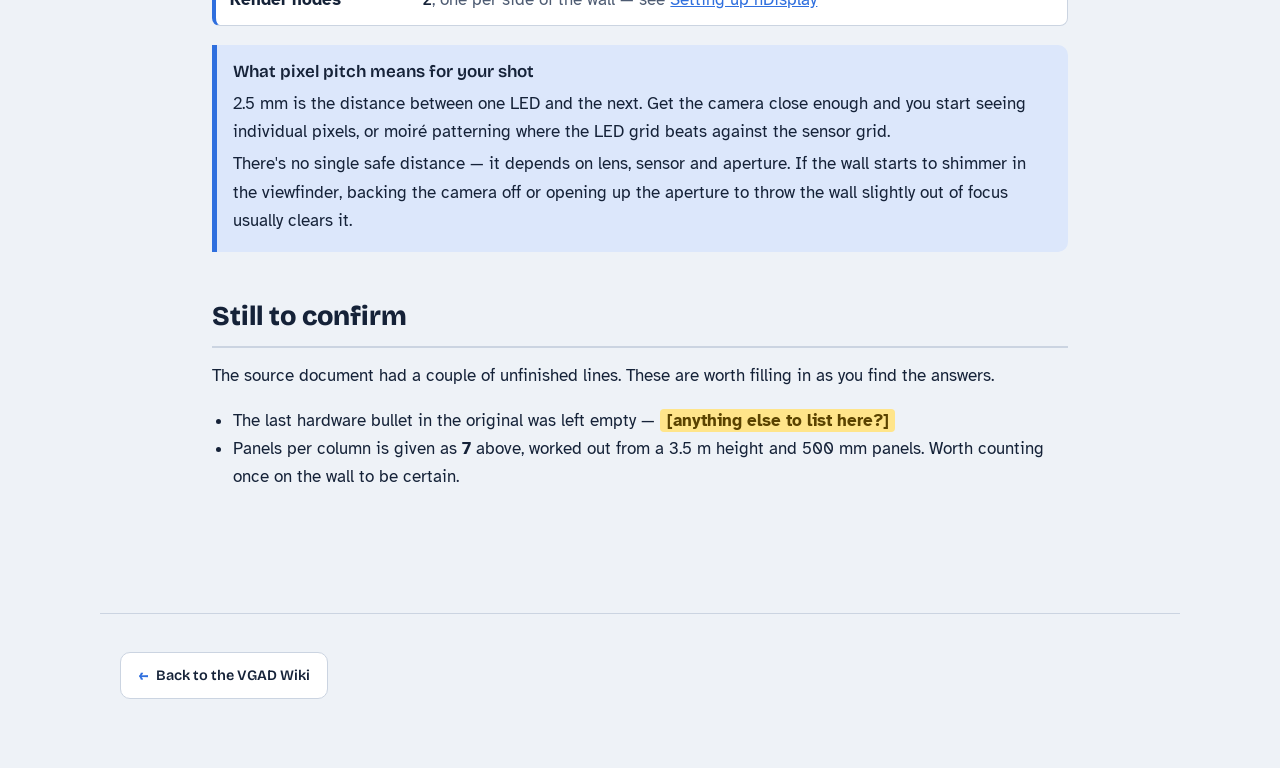
<file: guides/futures-studio-specs/index.html>
<!DOCTYPE html>
<html lang="en-GB">

<head>
  <meta charset="utf-8">
  <meta name="viewport" content="width=device-width, initial-scale=1">
  <title>Futures Studio Hardware Specs · VGAD Wiki</title>
  <meta name="description" content="The LED wall and hardware in Futures Studio: dimensions, panels, processors and resolution.">
  <link rel="preconnect" href="https://fonts.googleapis.com">
  <link rel="preconnect" href="https://fonts.gstatic.com" crossorigin>
  <link
    href="https://fonts.googleapis.com/css2?family=Atkinson+Hyperlegible:ital,wght@0,400;0,700;1,400&family=Bricolage+Grotesque:opsz,wght@12..96,600;12..96,800&family=JetBrains+Mono:wght@500&display=swap"
    rel="stylesheet">
  <link rel="stylesheet" href="../../assets/wiki.css">
</head>

<body>

  <div class="wikibar">
    <div class="wikibar-inner">
      <a class="home" href="../../"><span class="arrow">&larr;</span> VGAD Wiki</a>
      <span class="crumb"><span class="sep">/</span> <span>Virtual Production</span> <span class="sep">/</span>
        <span class="here">Futures Studio Hardware Specs</span></span>
    </div>
  </div>

  <header class="hero">
    <div class="hero-inner">
      <div>
        <h1>Futures Studio Hardware Specs</h1>
        <p class="lede">What the LED wall is made of, how big it is, and what drives it.</p>
        <p>Reach for this when you need a number — a resolution to type into a config, or the panel pitch for working
          out how close the camera can get before you see the pixels.</p>
      </div>
      <div class="graph" role="img"
        aria-label="Diagram of the LED wall: 21 columns of 7 panels each, curved at 2.5 degree increments, 4200 by 1400 pixels.">
        <svg viewBox="0 0 560 250" xmlns="http://www.w3.org/2000/svg"
          font-family="Atkinson Hyperlegible, Segoe UI, sans-serif">
          <!-- curved wall, drawn as 21 narrow columns on an arc -->
          <g id="wall">
            <path d="M40 150 A 260 260 0 0 1 520 150" fill="none" stroke="#33455F" stroke-width="1"
              stroke-dasharray="3 4" />
            <g fill="#2B3D59" stroke="#465C7D" stroke-width="1">
              <rect x="42" y="96" width="19" height="62" rx="2" transform="rotate(25 51 127)" />
              <rect x="66" y="88" width="19" height="62" rx="2" transform="rotate(22.5 75 119)" />
              <rect x="90" y="81" width="19" height="62" rx="2" transform="rotate(20 99 112)" />
              <rect x="114" y="75" width="19" height="62" rx="2" transform="rotate(17.5 123 106)" />
              <rect x="138" y="70" width="19" height="62" rx="2" transform="rotate(15 147 101)" />
              <rect x="162" y="66" width="19" height="62" rx="2" transform="rotate(12.5 171 97)" />
              <rect x="186" y="63" width="19" height="62" rx="2" transform="rotate(10 195 94)" />
              <rect x="210" y="61" width="19" height="62" rx="2" transform="rotate(7.5 219 92)" />
              <rect x="234" y="60" width="19" height="62" rx="2" transform="rotate(5 243 91)" />
              <rect x="258" y="59" width="19" height="62" rx="2" transform="rotate(2.5 267 90)" />
              <rect x="282" y="59" width="19" height="62" rx="2" />
              <rect x="306" y="59" width="19" height="62" rx="2" transform="rotate(-2.5 315 90)" />
              <rect x="330" y="60" width="19" height="62" rx="2" transform="rotate(-5 339 91)" />
              <rect x="354" y="61" width="19" height="62" rx="2" transform="rotate(-7.5 363 92)" />
              <rect x="378" y="63" width="19" height="62" rx="2" transform="rotate(-10 387 94)" />
              <rect x="402" y="66" width="19" height="62" rx="2" transform="rotate(-12.5 411 97)" />
              <rect x="426" y="70" width="19" height="62" rx="2" transform="rotate(-15 435 101)" />
              <rect x="450" y="75" width="19" height="62" rx="2" transform="rotate(-17.5 459 106)" />
              <rect x="474" y="81" width="19" height="62" rx="2" transform="rotate(-20 483 112)" />
              <rect x="498" y="88" width="19" height="62" rx="2" transform="rotate(-22.5 507 119)" />
              <rect x="522" y="96" width="19" height="62" rx="2" transform="rotate(-25 531 127)" />
            </g>
          </g>

          <!-- callouts -->
          <text x="280" y="34" fill="#fff" font-size="14" font-weight="700" text-anchor="middle">21 columns, 7 panels
            high</text>
          <text x="280" y="53" fill="#8EA0BE" font-size="12.5" text-anchor="middle">each column turned 2.5° from the
            next</text>

          <line x1="42" y1="196" x2="538" y2="196" stroke="#6FD19E" stroke-width="2" />
          <polygon points="42,196 54,191 54,201" fill="#6FD19E" />
          <polygon points="538,196 526,191 526,201" fill="#6FD19E" />
          <text x="280" y="216" fill="#6FD19E" font-size="12.5" text-anchor="middle">10.5 m of panel, spanning 10.2 m
            across the room</text>
          <text x="280" y="236" fill="#8EA0BE" font-size="12.5" text-anchor="middle">4200 × 1400 pixels</text>
        </svg>
      </div>
    </div>
  </header>

  <div class="sheetwrap">

    <section class="sheet-sec" id="wall">
      <h2>The main LED wall</h2>
      <ul class="speclist">
        <li><span class="k">Width</span><span class="v"><strong>10.2 m</strong> measured straight across the room</span>
        </li>
        <li><span class="k">Height</span><span class="v"><strong>3.5 m</strong></span></li>
        <li><span class="k">Columns</span><span class="v"><strong>21</strong>, each turned <strong>2.5°</strong> from
            its neighbour</span></li>
        <li><span class="k">Panels per column</span><span class="v"><strong>7</strong></span></li>
        <li><span class="k">Total panels</span><span class="v"><strong>147</strong></span></li>
        <li><span class="k">Resolution</span><span class="v"><strong>4200 × 1400</strong> pixels</span></li>
      </ul>

      <div class="note"><strong class="label">Why the width looks like two different numbers</strong>
        <p>Twenty-one panels at 500 mm each is <strong>10.5 m of panel</strong>. Because the wall is curved, the
          straight-line distance from one end to the other is shorter than the panel run — that works out at
          <strong>10.17 m</strong>, which is the 10.2 m in the original spec.</p>
        <p>Both numbers are right, they just measure different things. Use 10.5 m when you're counting panels, and 10.2
          m when you're working out whether something fits in the room.</p>
      </div>

      <div class="note check"><strong class="label">This matches the nDisplay config</strong>
        <p>The <a href="../ndisplay/">Setting up nDisplay</a> guide splits the wall into 2000 × 1400 on the left and
          2200 × 1400 on the right. That comes to 4200 × 1400 — the same as the panel count gives. If you ever change
          the wall, those two numbers have to move together.</p>
      </div>
    </section>

    <section class="sheet-sec" id="hardware">
      <h2>Hardware</h2>
      <ul class="speclist">
        <li><span class="k">LED panels</span><span class="v">Absen PL2.5 Pro, <strong>2.5 mm</strong> pixel
            pitch</span></li>
        <li><span class="k">Panel size</span><span class="v"><strong>500 × 500 mm</strong>, 200 × 200 pixels
            each</span></li>
        <li><span class="k">Video processors</span><span class="v">Brompton Tessera SX40 <strong>× 2</strong></span>
        </li>
        <li><span class="k">Render nodes</span><span class="v"><strong>2</strong>, one per side of the wall — see <a
              href="../ndisplay/">Setting up nDisplay</a></span></li>
      </ul>

      <div class="note"><strong class="label">What pixel pitch means for your shot</strong>
        <p>2.5 mm is the distance between one LED and the next. Get the camera close enough and you start seeing
          individual pixels, or moiré patterning where the LED grid beats against the sensor grid.</p>
        <p>There's no single safe distance — it depends on lens, sensor and aperture. If the wall starts to shimmer in
          the viewfinder, backing the camera off or opening up the aperture to throw the wall slightly out of focus
          usually clears it.</p>
      </div>
    </section>

    <section class="sheet-sec" id="gaps">
      <h2>Still to confirm</h2>
      <p>The source document had a couple of unfinished lines. These are worth filling in as you find the answers.</p>
      <ul>
        <li>The last hardware bullet in the original was left empty — <span class="ph">[anything else to list
            here?]</span></li>
        <li>Panels per column is given as <strong>7</strong> above, worked out from a 3.5 m height and 500 mm panels.
          Worth counting once on the wall to be certain.</li>
      </ul>
    </section>

  </div>

  <footer class="sitefoot">
    <p><a class="backhome" href="../../"><span class="arrow">&larr;</span> Back to the VGAD Wiki</a></p>
  </footer>

</body>

</html>
</file>
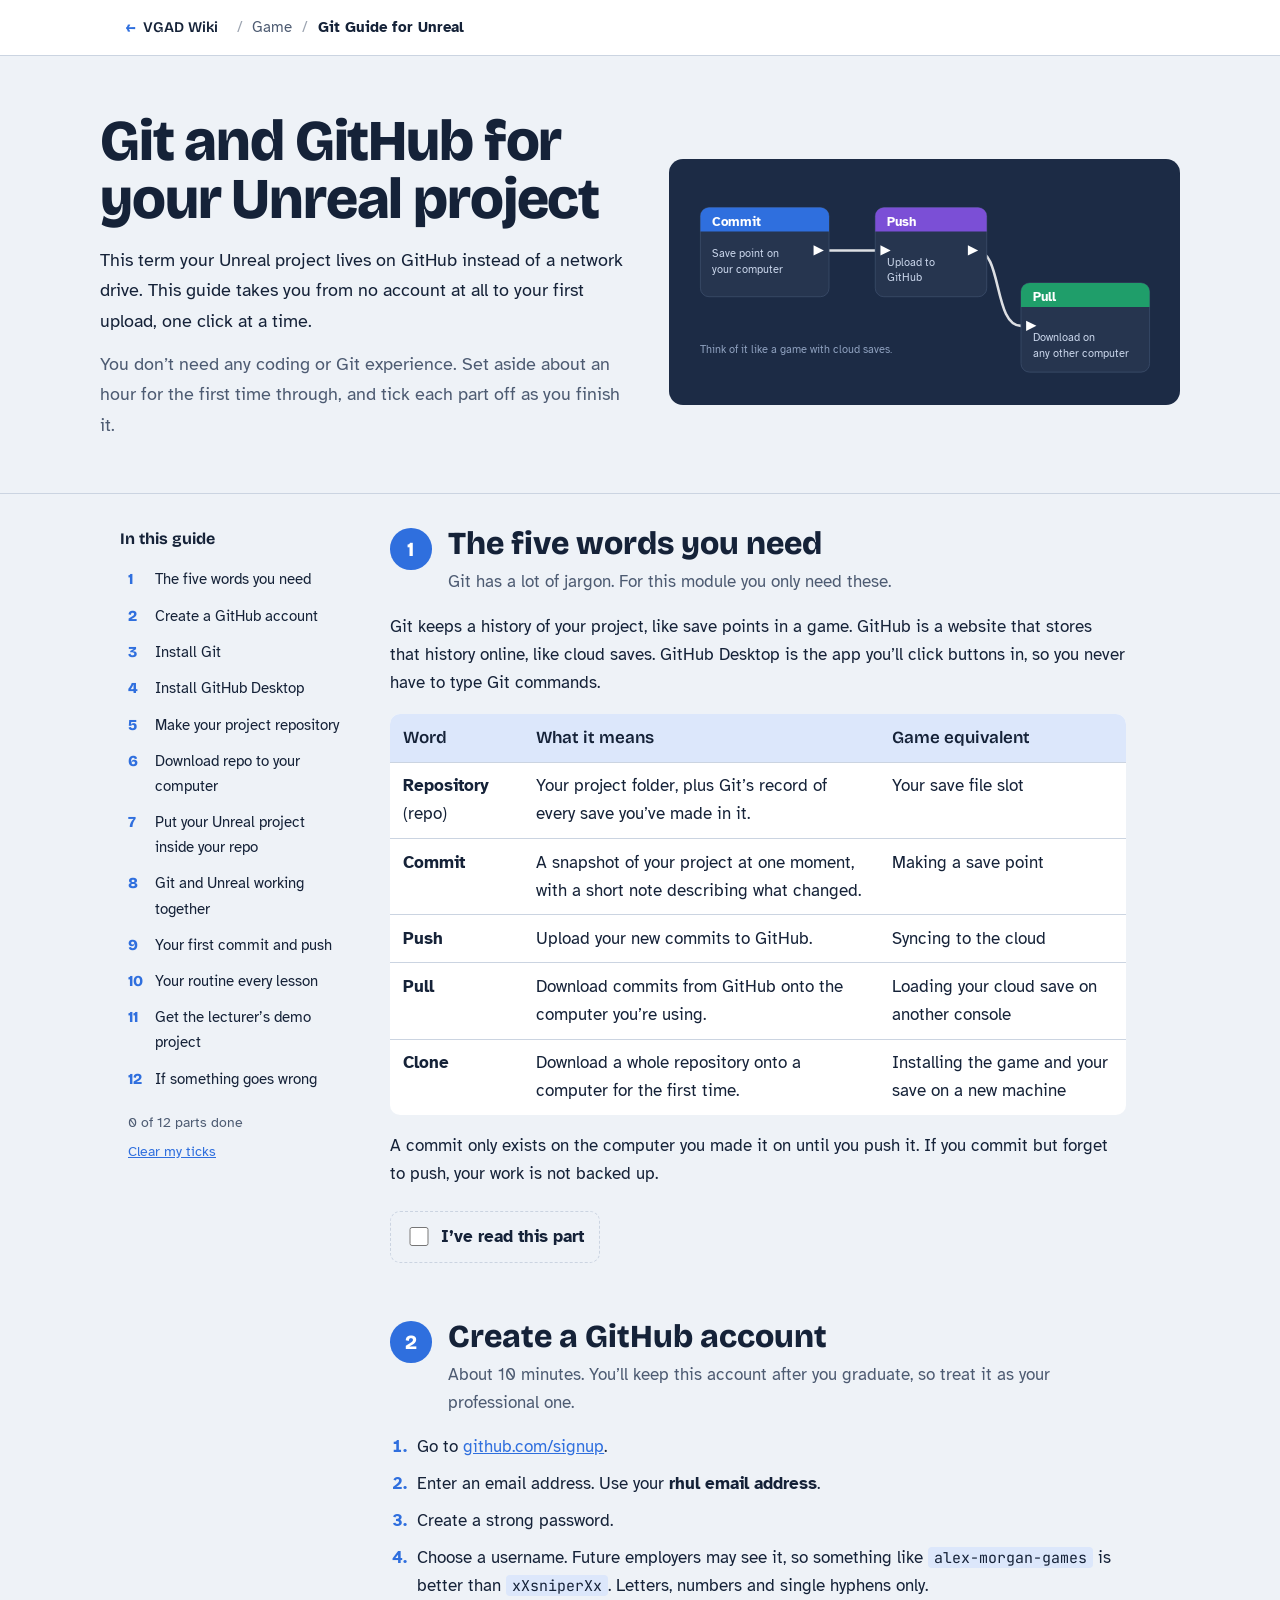
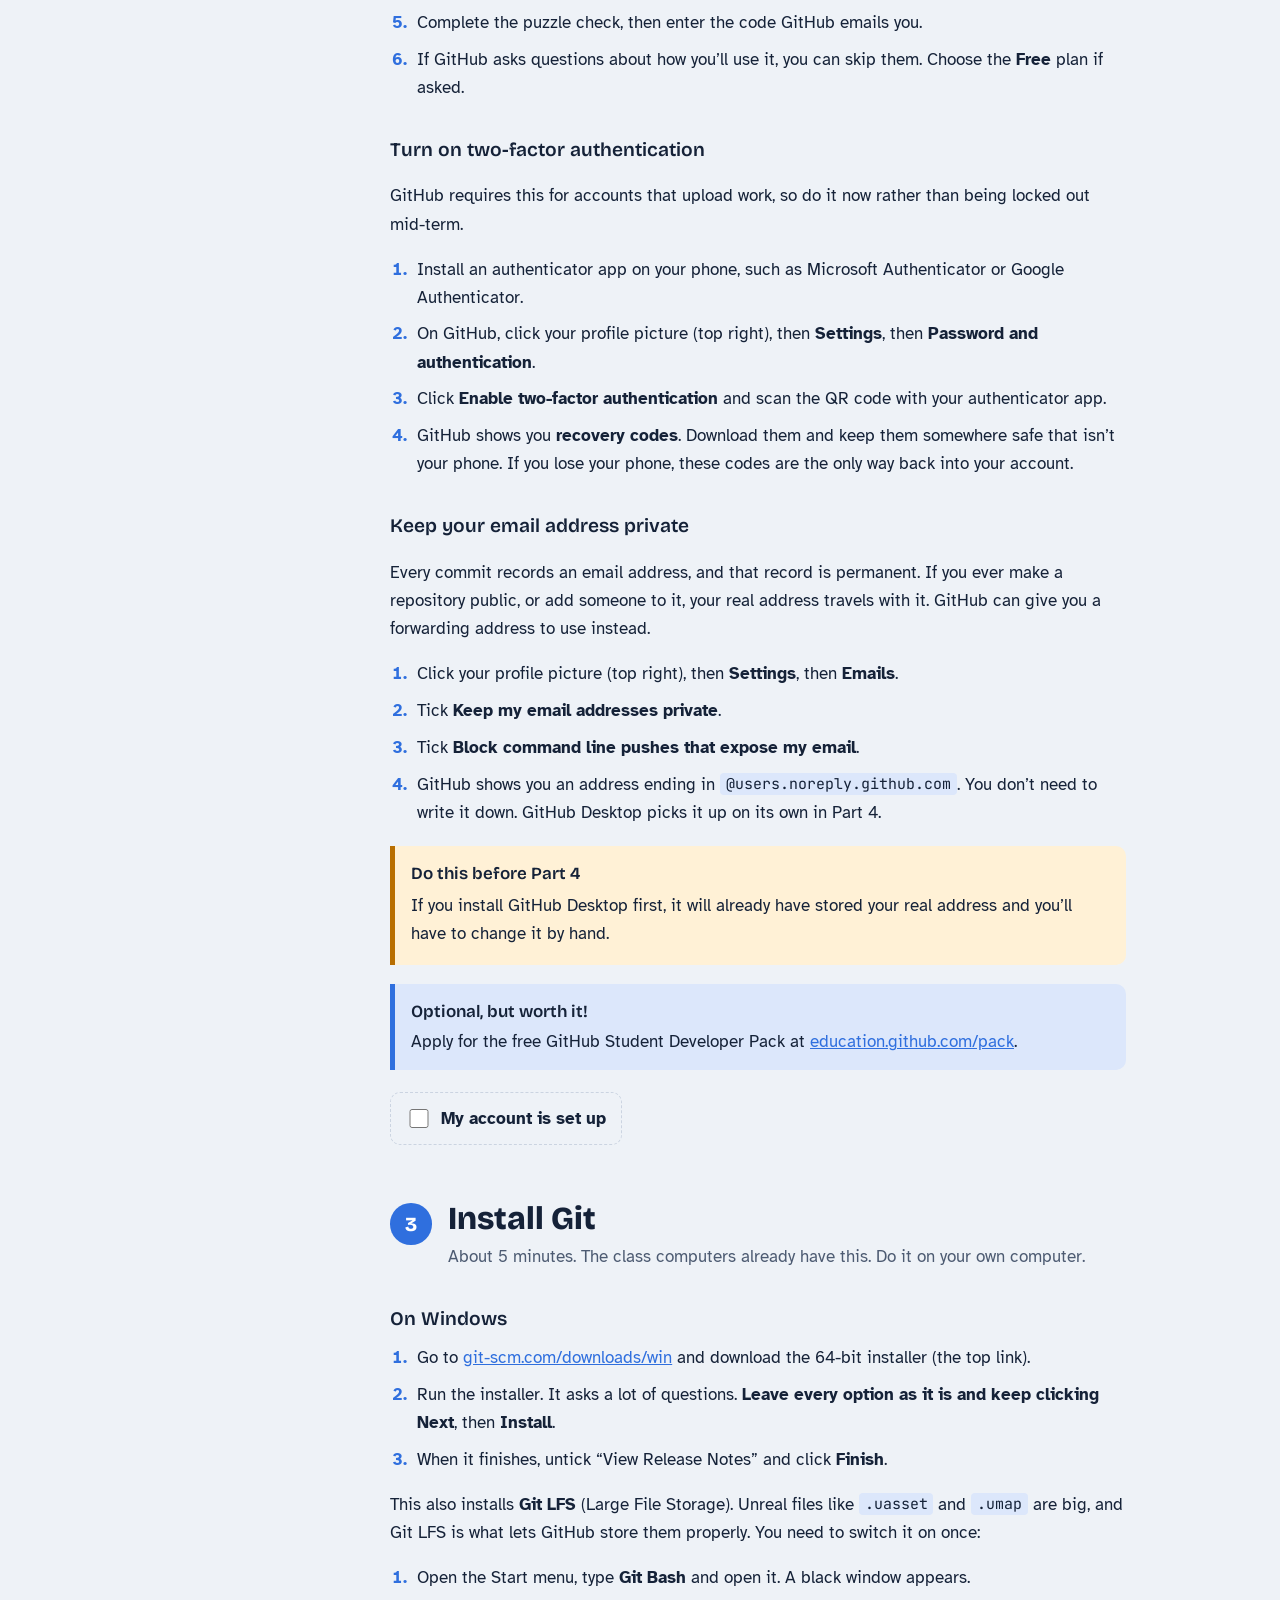
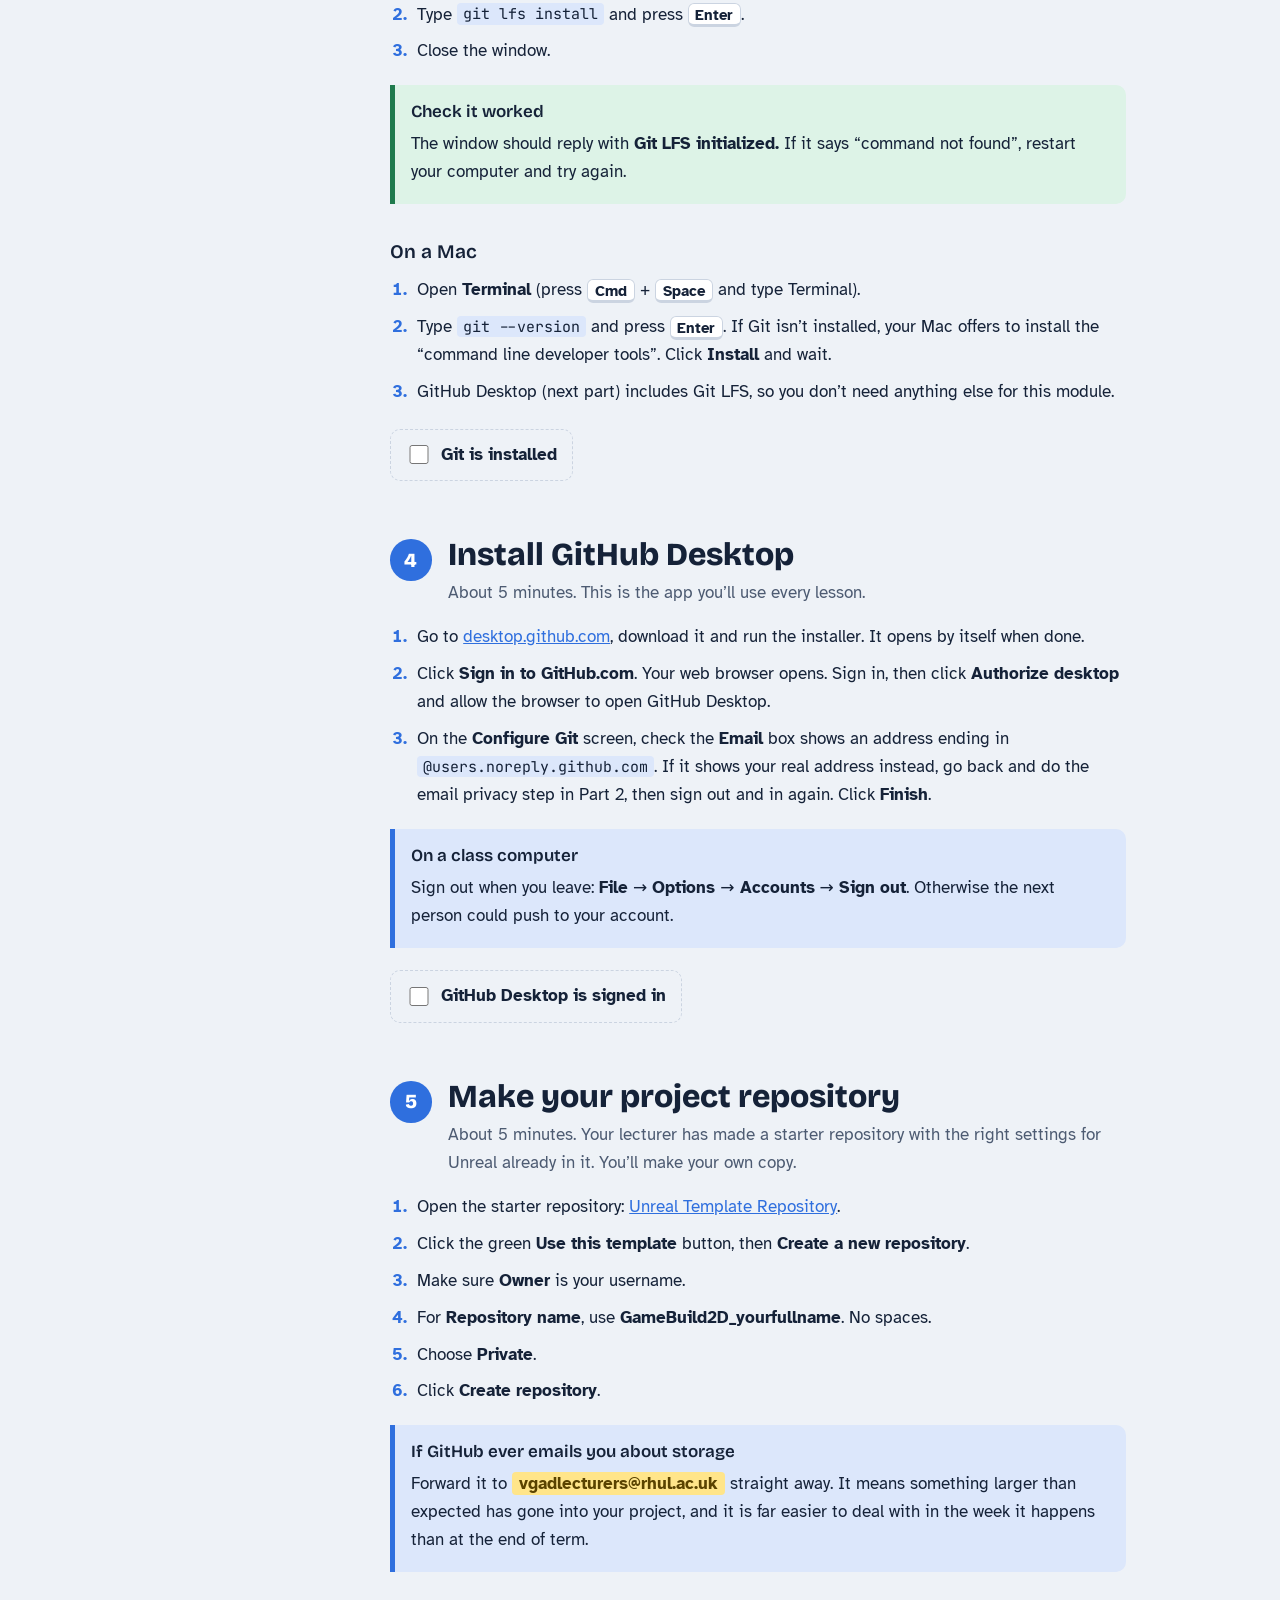
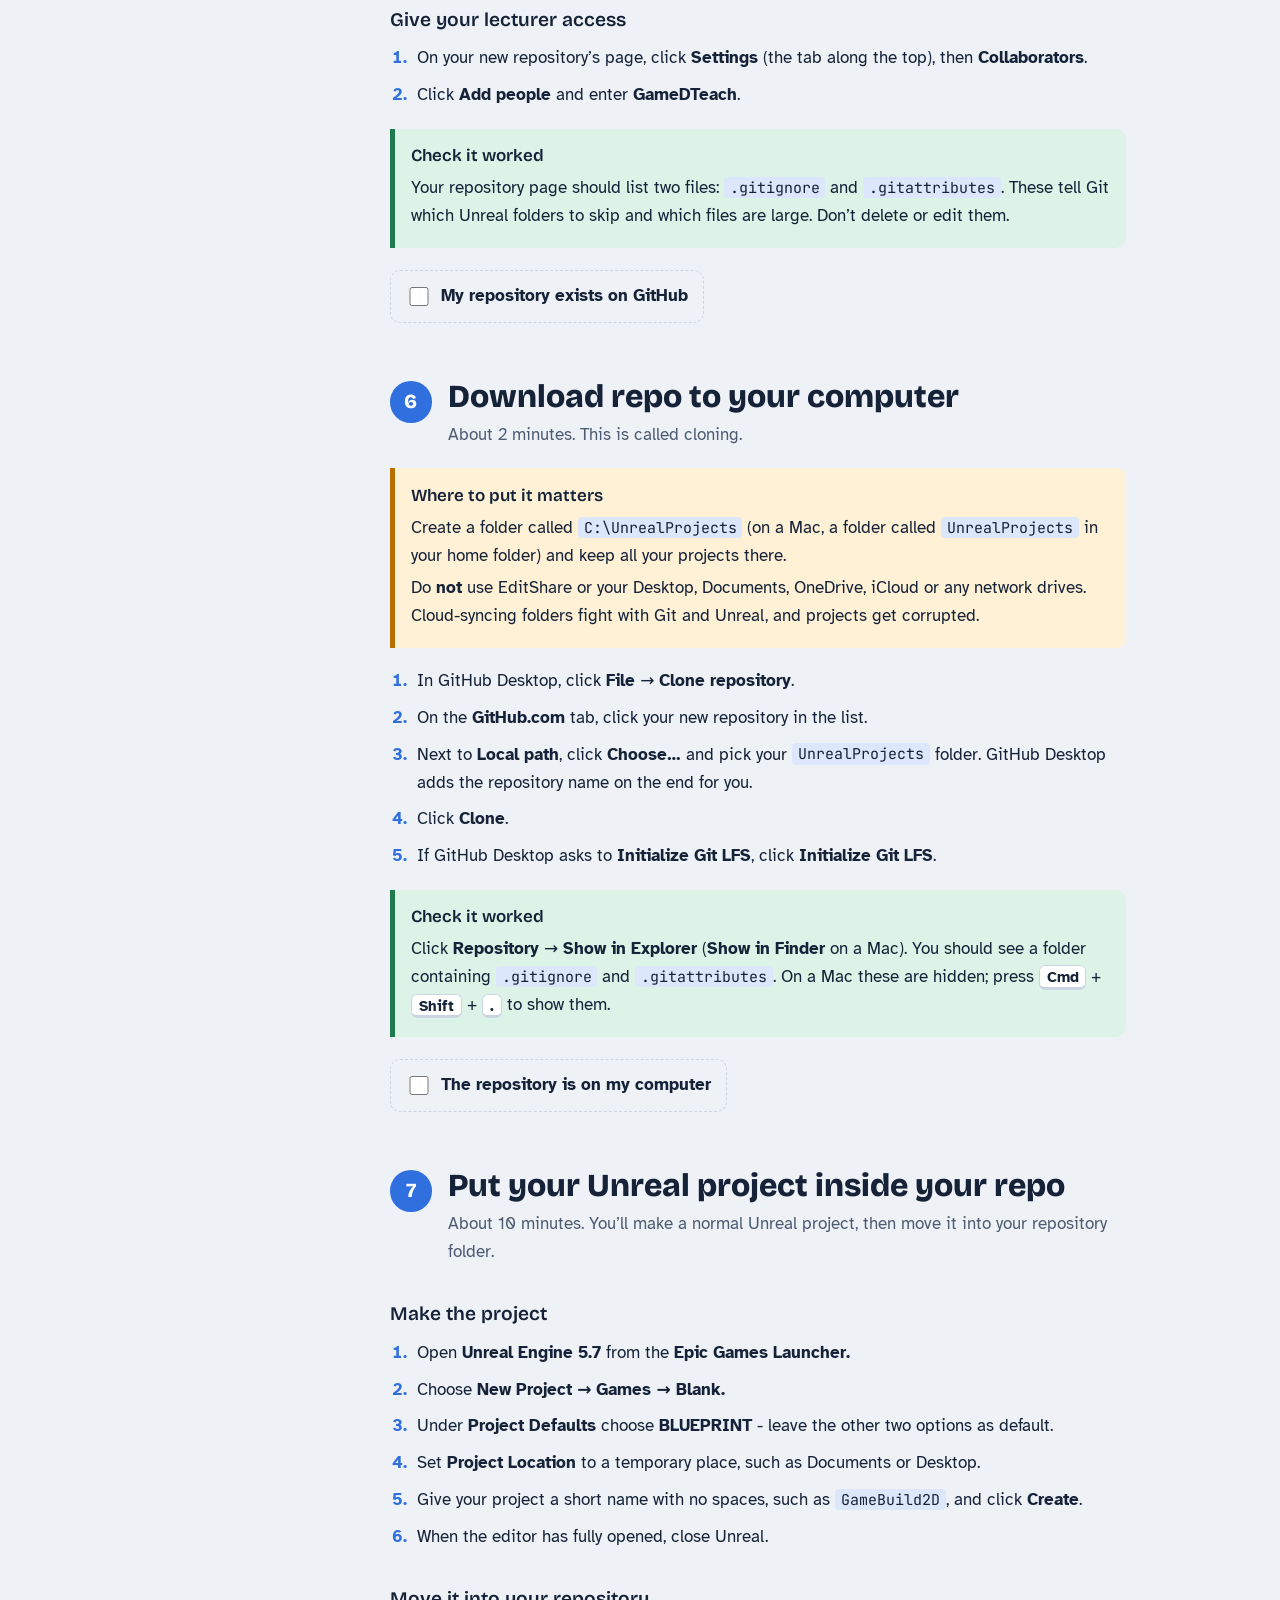
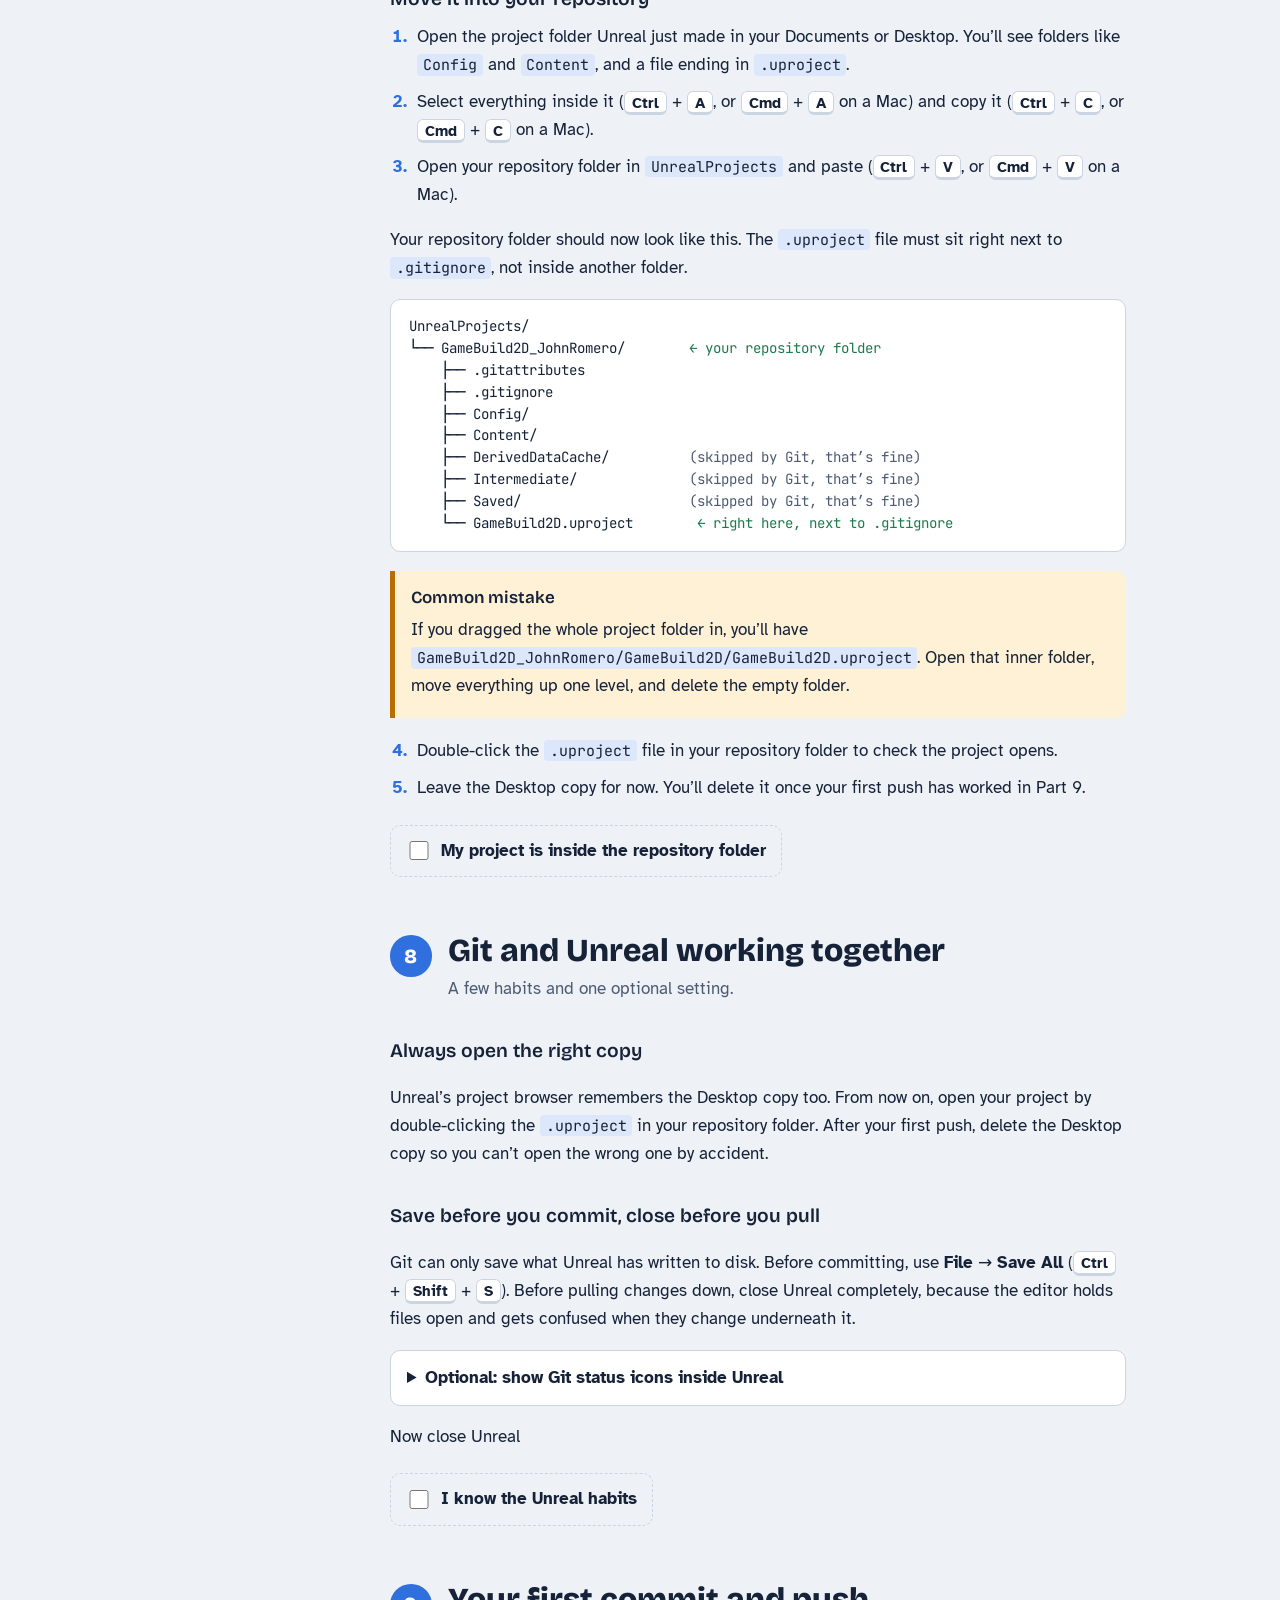
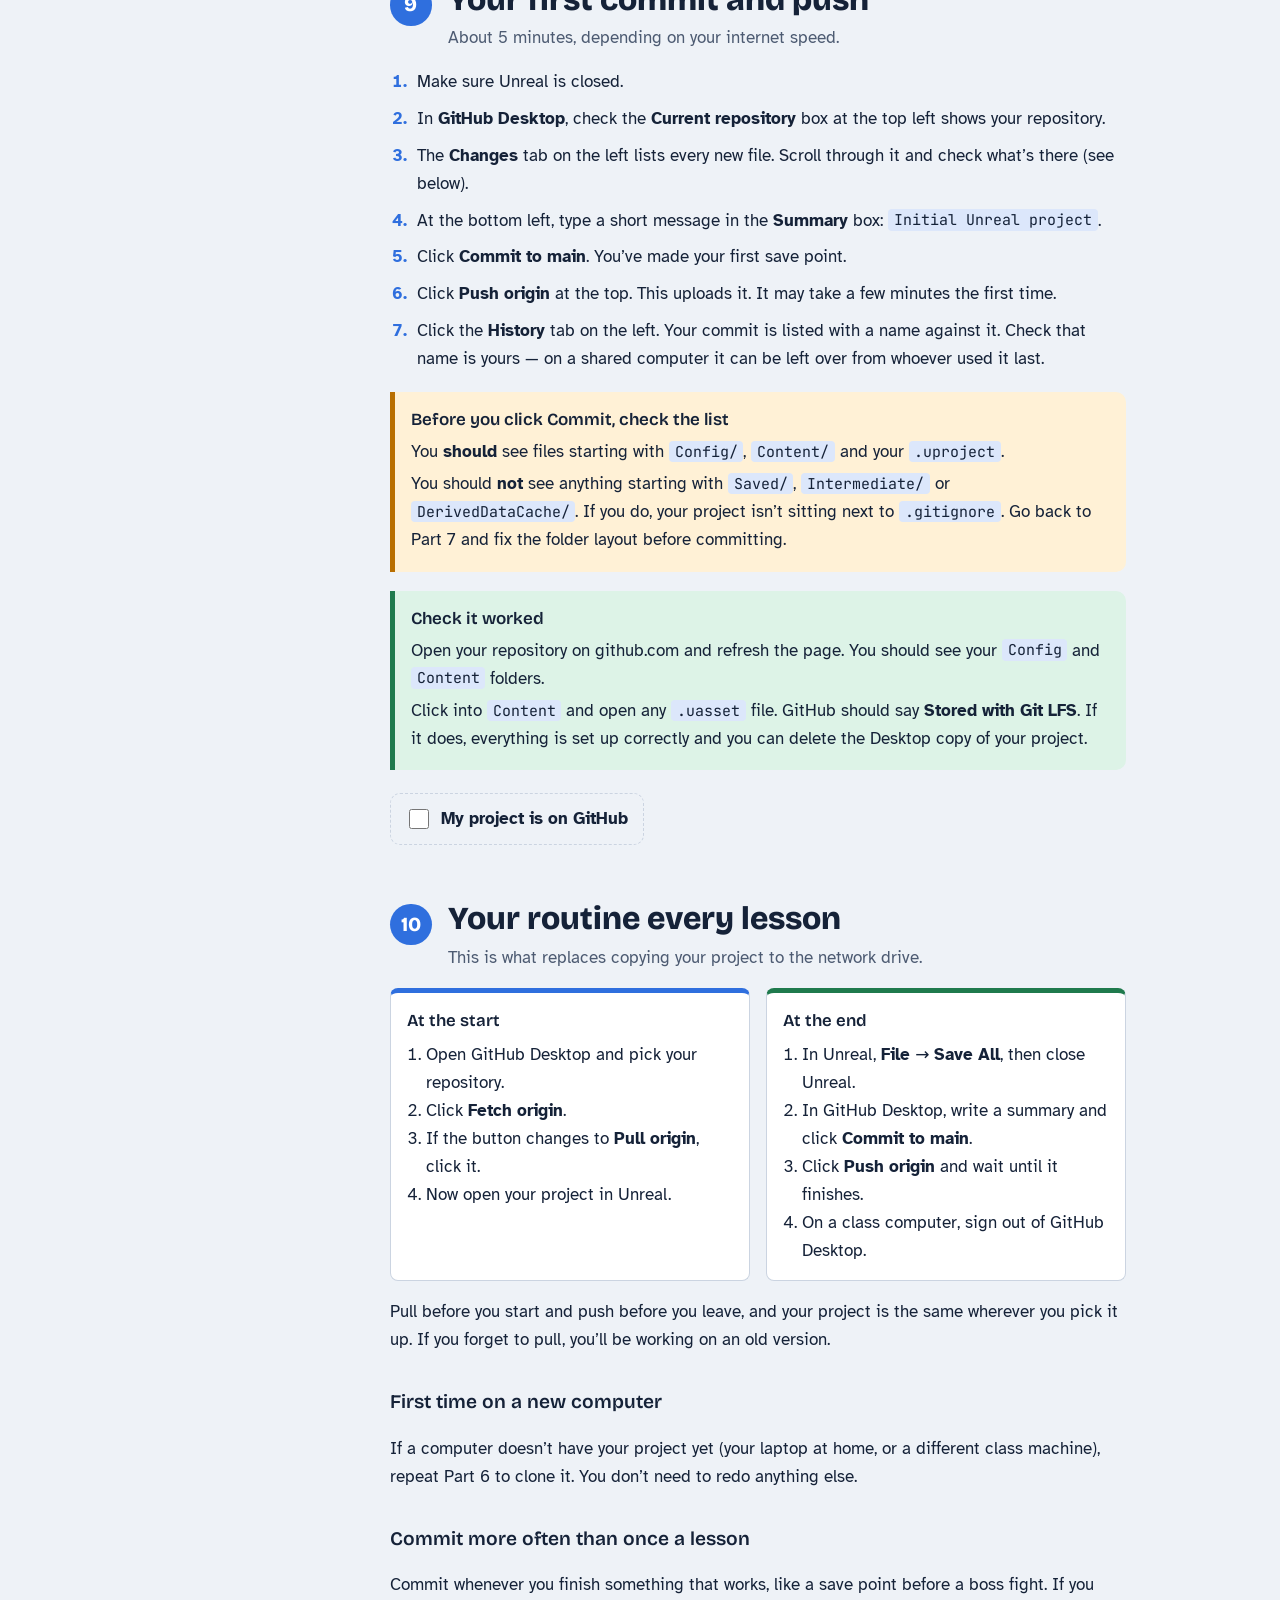
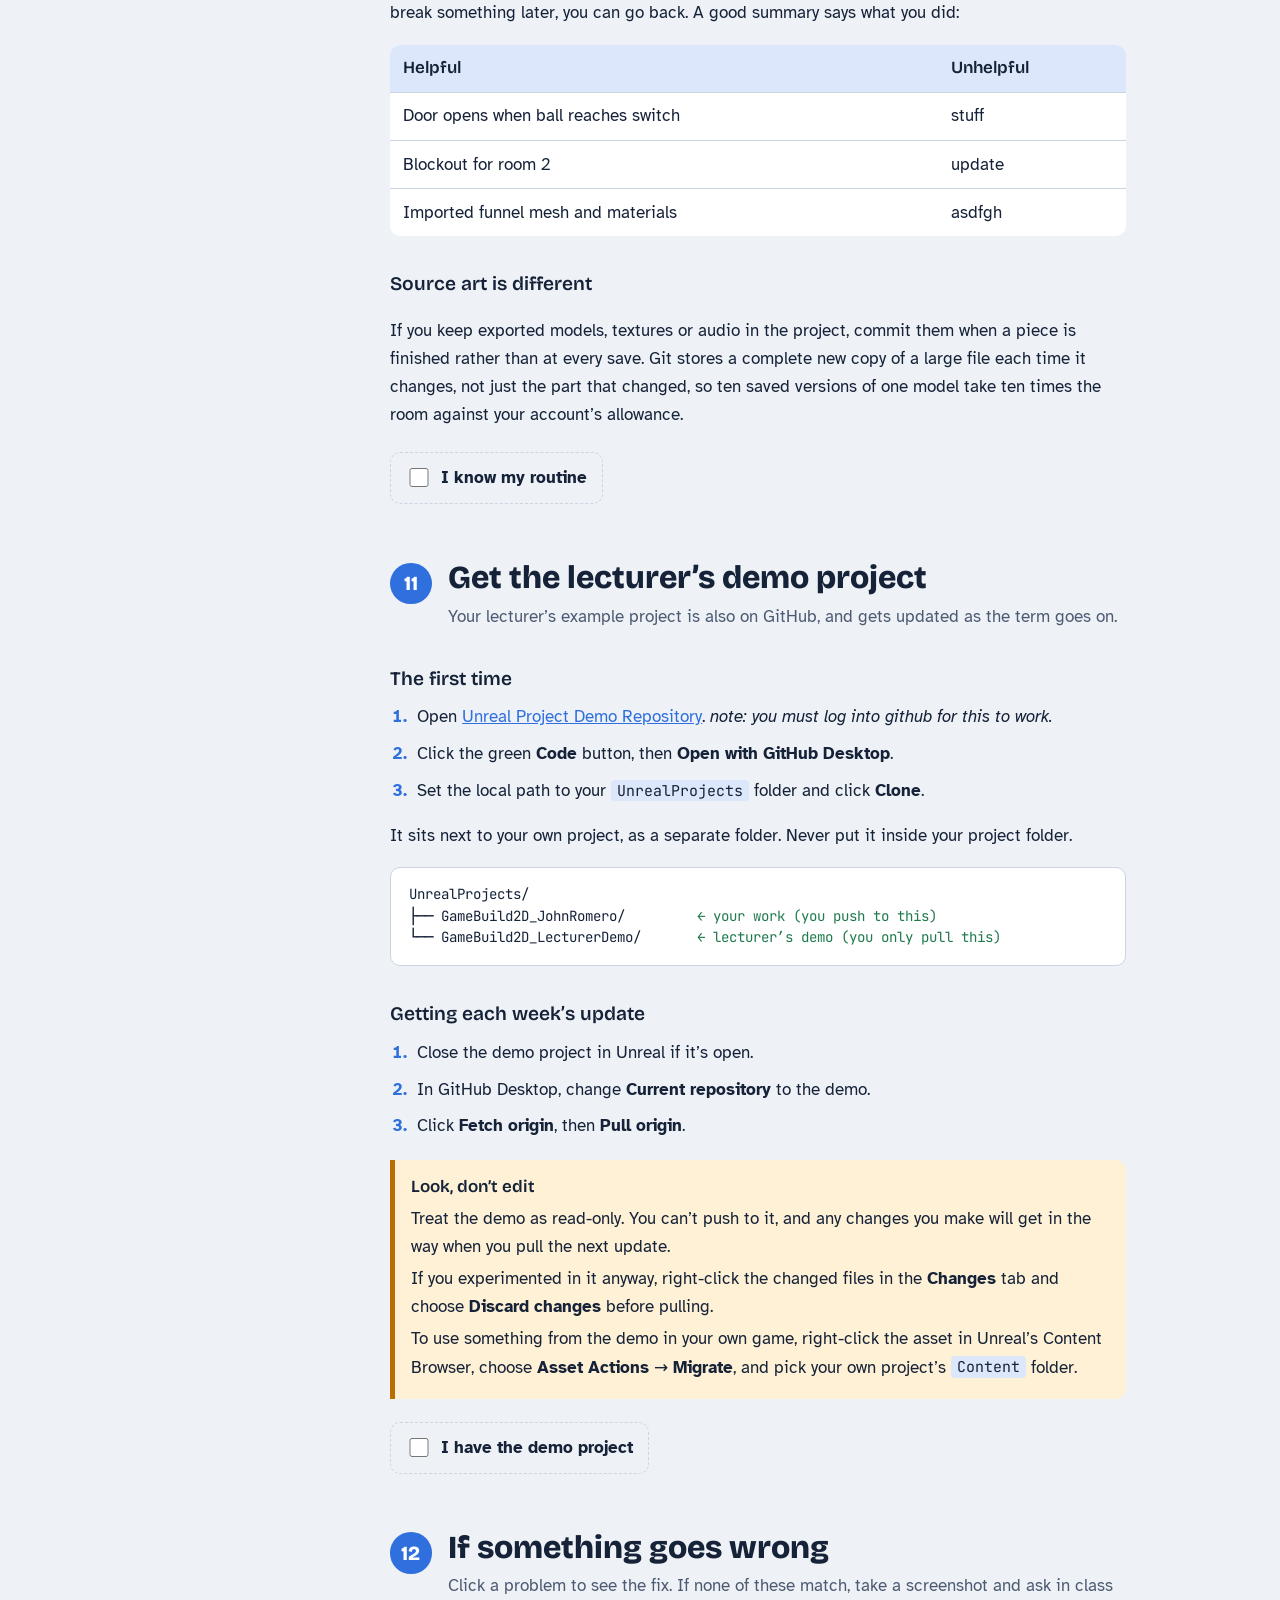
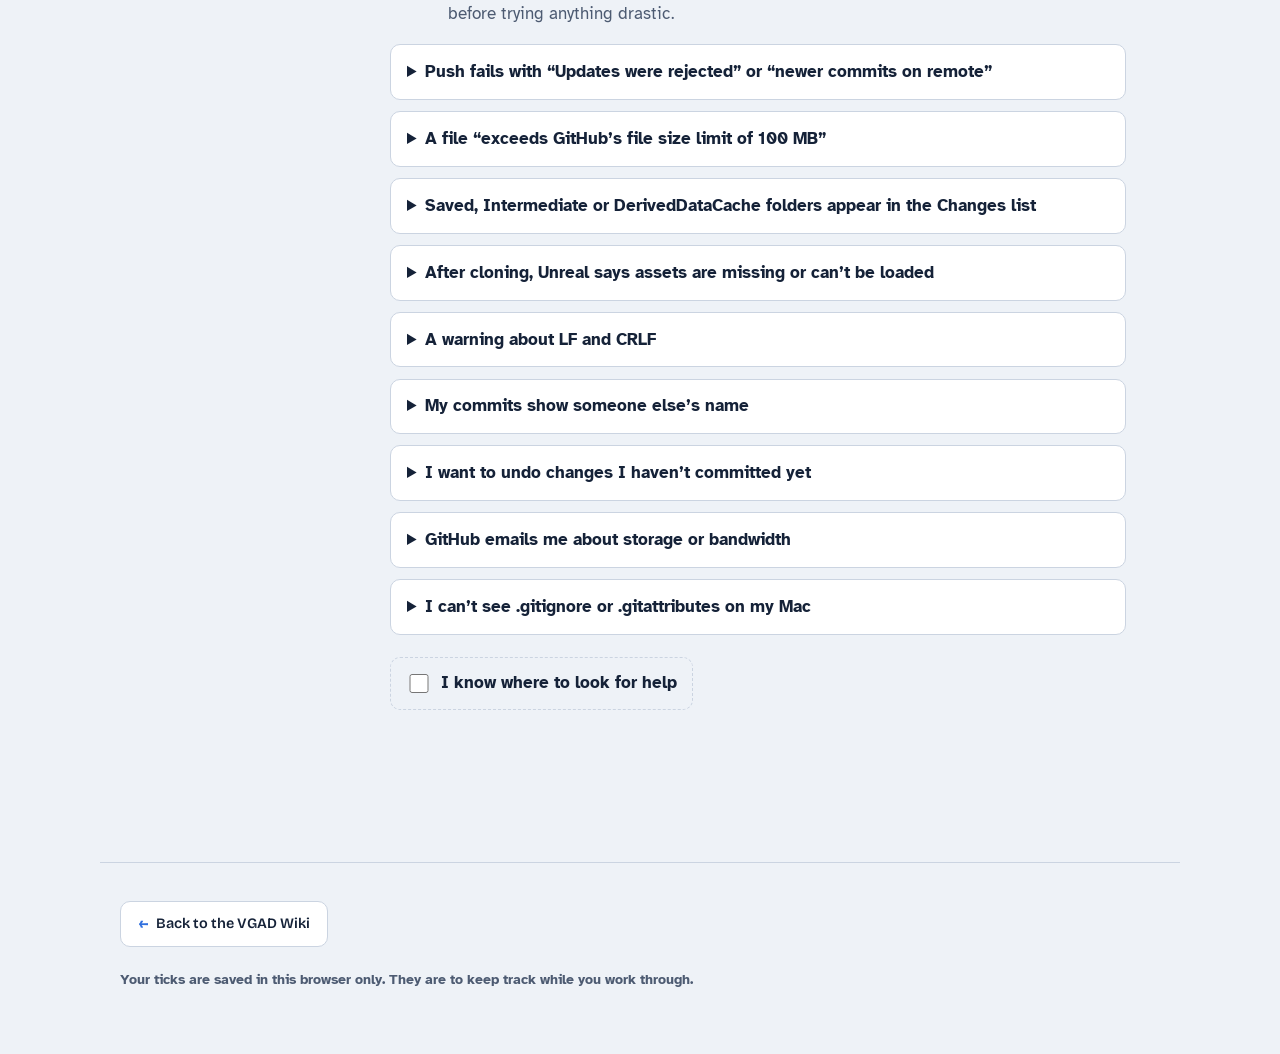
<file: guides/git-for-unreal/index.html>
<!DOCTYPE html>
<html lang="en-GB">

<head>
  <meta charset="utf-8">
  <meta name="viewport" content="width=device-width, initial-scale=1">
  <title>Git Guide for Unreal · VGAD Wiki</title>
  <link rel="preconnect" href="https://fonts.googleapis.com">
  <link rel="preconnect" href="https://fonts.gstatic.com" crossorigin>
  <link
    href="https://fonts.googleapis.com/css2?family=Atkinson+Hyperlegible:ital,wght@0,400;0,700;1,400&family=Bricolage+Grotesque:opsz,wght@12..96,600;12..96,800&family=JetBrains+Mono:wght@500&display=swap"
    rel="stylesheet">
  <link rel="stylesheet" href="../../assets/wiki.css">
</head>

<body data-progress-key="git-unreal-guide-progress">

  <div class="wikibar">
    <div class="wikibar-inner">
      <a class="home" href="../../"><span class="arrow">&larr;</span> VGAD Wiki</a>
      <span class="crumb"><span class="sep">/</span> <span>Game</span> <span class="sep">/</span>
        <span class="here">Git Guide for Unreal</span></span>
    </div>
  </div>

  <header class="hero">
    <div class="hero-inner">
      <div>
        <h1>Git and GitHub for your Unreal project</h1>
        <p class="lede">This term your Unreal project lives on GitHub instead of a network drive. This guide takes you
          from no account at all to your first upload, one click at a time.</p>
        <p>You don’t need any coding or Git experience. Set aside about an hour for the first time through, and tick
          each part off as you finish it.</p>
      </div>
      <div class="graph" role="img"
        aria-label="Diagram: on your computer you commit a save point, push it up to GitHub, and pull it down on another computer.">
        <svg viewBox="0 0 560 250" xmlns="http://www.w3.org/2000/svg"
          font-family="Atkinson Hyperlegible, Segoe UI, sans-serif">
          <defs>
            <linearGradient id="wireg" x1="0" x2="1">
              <stop offset="0" stop-color="#FFFFFF" stop-opacity=".9" />
              <stop offset="1" stop-color="#FFFFFF" stop-opacity=".55" />
            </linearGradient>
          </defs>
          <!-- wires -->
          <path d="M168 88 C 196 88, 196 88, 222 88" stroke="#fff" stroke-width="3" fill="none" opacity=".85" />
          <path d="M340 88 C 370 88, 360 176, 392 176" stroke="#fff" stroke-width="3" fill="none" opacity=".85" />
          <!-- node 1 -->
          <g>
            <rect x="18" y="38" width="150" height="104" rx="10" fill="#26354F" stroke="#3A4B69" />
            <path d="M18 48 a10 10 0 0 1 10 -10 h130 a10 10 0 0 1 10 10 v18 h-150z" fill="#2F6FDE" />
            <text x="32" y="59" fill="#fff" font-size="15" font-weight="700">Commit</text>
            <polygon points="150,82 162,88 150,94" fill="#fff" />
            <text x="32" y="96" fill="#C9D5EA" font-size="13">Save point on</text>
            <text x="32" y="114" fill="#C9D5EA" font-size="13">your computer</text>
          </g>
          <!-- node 2 -->
          <g>
            <rect x="222" y="38" width="130" height="104" rx="10" fill="#26354F" stroke="#3A4B69" />
            <path d="M222 48 a10 10 0 0 1 10 -10 h110 a10 10 0 0 1 10 10 v18 h-130z" fill="#7B4FD6" />
            <text x="236" y="59" fill="#fff" font-size="15" font-weight="700">Push</text>
            <polygon points="228,82 240,88 228,94" fill="#fff" />
            <polygon points="330,82 342,88 330,94" fill="#fff" />
            <text x="236" y="106" fill="#C9D5EA" font-size="13">Upload to</text>
            <text x="236" y="124" fill="#C9D5EA" font-size="13">GitHub</text>
          </g>
          <!-- node 3 -->
          <g>
            <rect x="392" y="126" width="150" height="104" rx="10" fill="#26354F" stroke="#3A4B69" />
            <path d="M392 136 a10 10 0 0 1 10 -10 h130 a10 10 0 0 1 10 10 v18 h-150z" fill="#1F9E6A" />
            <text x="406" y="147" fill="#fff" font-size="15" font-weight="700">Pull</text>
            <polygon points="398,170 410,176 398,182" fill="#fff" />
            <text x="406" y="194" fill="#C9D5EA" font-size="13">Download on</text>
            <text x="406" y="212" fill="#C9D5EA" font-size="13">any other computer</text>
          </g>
          <text x="18" y="208" fill="#8EA0BE" font-size="13">Think of it like a game with cloud saves.</text>
        </svg>
      </div>
    </div>
  </header>

  <div class="wrap">
    <nav class="toc" aria-label="Guide sections">
      <h2>In this guide</h2>
      <ol id="toc">
        <li><a href="#words">The five words you need</a></li>
        <li><a href="#account">Create a GitHub account</a></li>
        <li><a href="#git">Install Git</a></li>
        <li><a href="#desktop">Install GitHub Desktop</a></li>
        <li><a href="#repo">Make your project repository</a></li>
        <li><a href="#clone">Download repo to your computer</a></li>
        <li><a href="#unreal">Put your Unreal project inside your repo</a></li>
        <li><a href="#editor">Git and Unreal working together</a></li>
        <li><a href="#first">Your first commit and push</a></li>
        <li><a href="#routine">Your routine every lesson</a></li>
        <li><a href="#demo">Get the lecturer’s demo project</a></li>
        <li><a href="#help">If something goes wrong</a></li>
      </ol>
      <p class="toc-progress" id="progress" aria-live="polite"></p>
      <button class="reset" id="reset" type="button">Clear my ticks</button>
    </nav>

    <main>

      <!-- Part 1: The five words you need -->

      <section class="part" id="words">
        <div class="part-head">
          <div class="part-num">1</div>
          <div>
            <h2>The five words you need</h2>
            <p>Git has a lot of jargon. For this module you only need these.</p>
          </div>
        </div>
        <p>Git keeps a history of your project, like save points in a game. GitHub is a website that stores that history
          online, like cloud saves. GitHub Desktop is the app you’ll click buttons in, so you never have to type Git
          commands.</p>
        <div class="table-scroll">
          <table>
            <thead>
              <tr>
                <th>Word</th>
                <th>What it means</th>
                <th>Game equivalent</th>
              </tr>
            </thead>
            <tbody>
              <tr>
                <td><strong>Repository</strong> (repo)</td>
                <td>Your project folder, plus Git’s record of every save you’ve made in it.</td>
                <td>Your save file slot</td>
              </tr>
              <tr>
                <td><strong>Commit</strong></td>
                <td>A snapshot of your project at one moment, with a short note describing what changed.</td>
                <td>Making a save point</td>
              </tr>
              <tr>
                <td><strong>Push</strong></td>
                <td>Upload your new commits to GitHub.</td>
                <td>Syncing to the cloud</td>
              </tr>
              <tr>
                <td><strong>Pull</strong></td>
                <td>Download commits from GitHub onto the computer you’re using.</td>
                <td>Loading your cloud save on another console</td>
              </tr>
              <tr>
                <td><strong>Clone</strong></td>
                <td>Download a whole repository onto a computer for the first time.</td>
                <td>Installing the game and your save on a new machine</td>
              </tr>
            </tbody>
          </table>
        </div>
        <p>A commit only exists on the computer you made it on until you push it. If you commit but forget to push, your
          work is not backed up.</p>
        <label class="done-toggle"><input type="checkbox" data-part="words"> I’ve read this part</label>
      </section>

      <!-- Part 2: Create a GitHub account -->

      <section class="part" id="account">
        <div class="part-head">
          <div class="part-num">2</div>
          <div>
            <h2>Create a GitHub account</h2>
            <p>About 10 minutes. You’ll keep this account after you graduate, so treat it as your professional one.</p>
          </div>
        </div>
        <ol class="steps">
          <li>Go to <a href="https://github.com/signup">github.com/signup</a>.</li>
          <li>Enter an email address. Use your <strong>rhul email address</strong>.</li>
          <li>Create a strong password.</li>
          <li>Choose a username. Future employers may see it, so something like <code>alex-morgan-games</code> is better
            than <code>xXsniperXx</code>. Letters, numbers and single hyphens only.</li>
          <li>Complete the puzzle check, then enter the code GitHub emails you.</li>
          <li>If GitHub asks questions about how you’ll use it, you can skip them. Choose the <strong>Free</strong> plan
            if asked.</li>
        </ol>
        <h3>Turn on two-factor authentication</h3>
        <p>GitHub requires this for accounts that upload work, so do it now rather than being locked out mid-term.</p>
        <ol class="steps">
          <li>Install an authenticator app on your phone, such as Microsoft Authenticator or Google Authenticator.</li>
          <li>On GitHub, click your profile picture (top right), then <span class="ui">Settings</span>, then <span
              class="ui">Password and authentication</span>.</li>
          <li>Click <span class="ui">Enable two-factor authentication</span> and scan the QR code with your
            authenticator app.</li>
          <li>GitHub shows you <strong>recovery codes</strong>. Download them and keep them somewhere safe that isn’t
            your phone. If you lose your phone, these codes are the only way back into your account.</li>
        </ol>
        <h3>Keep your email address private</h3>
        <p>Every commit records an email address, and that record is permanent. If you ever make a repository public, or
          add someone to it, your real address travels with it. GitHub can give you a forwarding address to use instead.
        </p>
        <ol class="steps">
          <li>Click your profile picture (top right), then <span class="ui">Settings</span>, then <span
              class="ui">Emails</span>.</li>
          <li>Tick <span class="ui">Keep my email addresses private</span>.</li>
          <li>Tick <span class="ui">Block command line pushes that expose my email</span>.</li>
          <li>GitHub shows you an address ending in <code>@users.noreply.github.com</code>. You don’t need to write it
            down. GitHub Desktop picks it up on its own in Part 4.</li>
        </ol>
        <div class="note warn"><strong class="label">Do this before Part 4</strong>
          <p>If you install GitHub Desktop first, it will already have stored your real address and you’ll have to
            change it by hand.</p>
        </div>
        <div class="note"><strong class="label">Optional, but worth it!</strong> Apply for the free GitHub Student
          Developer Pack at <a href="https://education.github.com/pack">education.github.com/pack</a>.
        </div>
        <label class="done-toggle"><input type="checkbox" data-part="account"> My account is set up</label>
      </section>

      <!-- Part 3: Install Git -->

      <section class="part" id="git">
        <div class="part-head">
          <div class="part-num">3</div>
          <div>
            <h2>Install Git</h2>
            <p>About 5 minutes. The class computers already have this. Do it on your own computer.</p>
          </div>
        </div>
        <h3>On Windows</h3>
        <ol class="steps">
          <li>Go to <a href="https://git-scm.com/downloads/win">git-scm.com/downloads/win</a> and download the 64-bit
            installer (the top link).</li>
          <li>Run the installer. It asks a lot of questions. <strong>Leave every option as it is and keep clicking <span
                class="ui">Next</span></strong>, then <span class="ui">Install</span>.</li>
          <li>When it finishes, untick “View Release Notes” and click <span class="ui">Finish</span>.</li>
        </ol>
        <p>This also installs <strong>Git LFS</strong> (Large File Storage). Unreal files like <code>.uasset</code> and
          <code>.umap</code> are big, and Git LFS is what lets GitHub store them properly. You need to switch it on
          once:</p>
        <ol class="steps">
          <li>Open the Start menu, type <strong>Git Bash</strong> and open it. A black window appears.</li>
          <li>Type <code>git lfs install</code> and press <kbd>Enter</kbd>.</li>
          <li>Close the window.</li>
        </ol>
        <div class="note check"><strong class="label">Check it worked</strong>
          <p>The window should reply with <strong>Git LFS initialized.</strong> If it says “command not found”, restart
            your computer and try again.</p>
        </div>

        <h3>On a Mac</h3>
        <ol class="steps">
          <li>Open <span class="ui">Terminal</span> (press <kbd>Cmd</kbd> + <kbd>Space</kbd> and type Terminal).</li>
          <li>Type <code>git --version</code> and press <kbd>Enter</kbd>. If Git isn’t installed, your Mac offers to
            install the “command line developer tools”. Click <span class="ui">Install</span> and wait.</li>
          <li>GitHub Desktop (next part) includes Git LFS, so you don’t need anything else for this module.</li>
        </ol>
        <label class="done-toggle"><input type="checkbox" data-part="git"> Git is installed</label>
      </section>

      <!-- Part 4: Install GitHub Desktop -->

      <section class="part" id="desktop">
        <div class="part-head">
          <div class="part-num">4</div>
          <div>
            <h2>Install GitHub Desktop</h2>
            <p>About 5 minutes. This is the app you’ll use every lesson.</p>
          </div>
        </div>
        <ol class="steps">
          <li>Go to <a href="https://desktop.github.com">desktop.github.com</a>, download it and run the installer. It
            opens by itself when done.</li>
          <li>Click <span class="ui">Sign in to GitHub.com</span>. Your web browser opens. Sign in, then click <span
              class="ui">Authorize desktop</span> and allow the browser to open GitHub Desktop.</li>
          <li>On the <span class="ui">Configure Git</span> screen, check the <span class="ui">Email</span> box shows an
            address ending in <code>@users.noreply.github.com</code>. If it shows your real address instead, go back and
            do the email privacy step in Part 2, then sign out and in again. Click <span class="ui">Finish</span>.</li>
        </ol>
        <div class="note"><strong class="label">On a class computer</strong>
          <p>Sign out when you leave: <span class="ui">File</span> → <span class="ui">Options</span> → <span
              class="ui">Accounts</span> → <span class="ui">Sign out</span>. Otherwise the next person could push to
            your account.</p>
        </div>
        <label class="done-toggle"><input type="checkbox" data-part="desktop"> GitHub Desktop is signed in</label>
      </section>

      <!-- Part 5: Make your project repository -->

      <section class="part" id="repo">
        <div class="part-head">
          <div class="part-num">5</div>
          <div>
            <h2>Make your project repository</h2>
            <p>About 5 minutes. Your lecturer has made a starter repository with the right settings for Unreal already
              in it. You’ll make your own copy.</p>
          </div>
        </div>
        <ol class="steps">
          <li>Open the starter repository: <a href="https://github.com/GameDTeach/UnrealTemplateRepo">Unreal Template
              Repository</a>.</li>
          <li>Click the green <span class="ui">Use this template</span> button, then <span class="ui">Create a new
              repository</span>.</li>
          <li>Make sure <span class="ui">Owner</span> is your username.</li>
          <li>For <span class="ui">Repository name</span>, use <strong>GameBuild2D_yourfullname</strong>. No spaces.
          </li>
          <li>Choose <strong>Private</strong>.</li>
          <li>Click <span class="ui">Create repository</span>.</li>
        </ol>
        <div class="note"><strong class="label">If GitHub ever emails you about storage</strong>
          <p>Forward it to <span class="ph">vgadlecturers@rhul.ac.uk</span> straight away. It means something larger
            than expected has gone into your project, and it is far easier to deal with in the week it happens than at
            the end of term.</p>
        </div>
        <h3>Give your lecturer access</h3>
        <ol class="steps">
          <li>On your new repository’s page, click <span class="ui">Settings</span> (the tab along the top), then <span
              class="ui">Collaborators</span>.</li>
          <li>Click <span class="ui">Add people</span> and enter <strong>GameDTeach</strong>.</li>
        </ol>
        <div class="note check"><strong class="label">Check it worked</strong>
          <p>Your repository page should list two files: <code>.gitignore</code> and <code>.gitattributes</code>. These
            tell Git which Unreal folders to skip and which files are large. Don’t delete or edit them.</p>
        </div>
        <label class="done-toggle"><input type="checkbox" data-part="repo"> My repository exists on GitHub</label>
      </section>

      <!-- Part 6: Download repo to your computer -->

      <section class="part" id="clone">
        <div class="part-head">
          <div class="part-num">6</div>
          <div>
            <h2>Download repo to your computer</h2>
            <p>About 2 minutes. This is called cloning.</p>
          </div>
        </div>
        <div class="note warn"><strong class="label">Where to put it matters</strong>
          <p>Create a folder called <span class="path">C:\UnrealProjects</span> (on a Mac, a folder called <span
              class="path">UnrealProjects</span> in your home folder) and keep all your projects there.</p>
          <p>Do <strong>not</strong> use EditShare or your Desktop, Documents, OneDrive, iCloud or any network drives.
            Cloud-syncing folders fight with Git and Unreal, and projects get corrupted.</p>
        </div>
        <ol class="steps">
          <li>In GitHub Desktop, click <span class="ui">File</span> → <span class="ui">Clone repository</span>.</li>
          <li>On the <span class="ui">GitHub.com</span> tab, click your new repository in the list.</li>
          <li>Next to <span class="ui">Local path</span>, click <span class="ui">Choose…</span> and pick your <span
              class="path">UnrealProjects</span> folder. GitHub Desktop adds the repository name on the end for you.
          </li>
          <li>Click <span class="ui">Clone</span>.</li>
          <li>If GitHub Desktop asks to <span class="ui">Initialize Git LFS</span>, click <span class="ui">Initialize
              Git LFS</span>.</li>
        </ol>
        <div class="note check"><strong class="label">Check it worked</strong>
          <p>Click <span class="ui">Repository</span> → <span class="ui">Show in Explorer</span> (<span class="ui">Show
              in Finder</span> on a Mac). You should see a folder containing <code>.gitignore</code> and
            <code>.gitattributes</code>. On a Mac these are hidden; press <kbd>Cmd</kbd> + <kbd>Shift</kbd> +
            <kbd>.</kbd> to show them.</p>
        </div>
        <label class="done-toggle"><input type="checkbox" data-part="clone"> The repository is on my computer</label>
      </section>

      <!-- Part 7: Put your Unreal project inside your repo -->

      <section class="part" id="unreal">
        <div class="part-head">
          <div class="part-num">7</div>
          <div>
            <h2>Put your Unreal project inside your repo</h2>
            <p>About 10 minutes. You’ll make a normal Unreal project, then move it into your repository folder.</p>
          </div>
        </div>
        <h3>Make the project</h3>
        <ol class="steps">
          <li>Open <strong> Unreal Engine 5.7 </strong> from the <strong>Epic Games Launcher.</strong></li>
          <li>Choose <strong>New Project → Games → Blank.</strong></li>
          <li>Under <strong>Project Defaults </strong> choose <strong> BLUEPRINT </strong> - leave the other two options
            as default.</li>
          <li>Set <span class="ui">Project Location</span> to a temporary place, such as Documents or Desktop.</li>
          <li>Give your project a short name with no spaces, such as <code>GameBuild2D</code>, and click <span
              class="ui">Create</span>.</li>
          <li>When the editor has fully opened, close Unreal.</li>
        </ol>
        <h3>Move it into your repository</h3>
        <ol class="steps">
          <li>Open the project folder Unreal just made in your Documents or Desktop. You’ll see folders like
            <code>Config</code> and <code>Content</code>, and a file ending in <code>.uproject</code>.</li>
          <li>Select everything inside it (<kbd>Ctrl</kbd> + <kbd>A</kbd>, or <kbd>Cmd</kbd> + <kbd>A</kbd> on a Mac)
            and copy it (<kbd>Ctrl</kbd> + <kbd>C</kbd>, or <kbd>Cmd</kbd> + <kbd>C</kbd> on a Mac).</li>
          <li>Open your repository folder in <span class="path">UnrealProjects</span> and paste (<kbd>Ctrl</kbd> +
            <kbd>V</kbd>, or <kbd>Cmd</kbd> + <kbd>V</kbd> on a Mac).</li>
        </ol>
        <p>Your repository folder should now look like this. The <code>.uproject</code> file must sit right next to
          <code>.gitignore</code>, not inside another folder.</p>
        <pre class="tree" aria-label="Correct folder layout">UnrealProjects/
└── GameBuild2D_JohnRomero/        <span class="ok">← your repository folder</span>
    ├── .gitattributes
    ├── .gitignore
    ├── Config/
    ├── Content/
    ├── DerivedDataCache/          <span class="ign">(skipped by Git, that’s fine)</span>
    ├── Intermediate/              <span class="ign">(skipped by Git, that’s fine)</span>
    ├── Saved/                     <span class="ign">(skipped by Git, that’s fine)</span>
    └── GameBuild2D.uproject        <span class="ok">← right here, next to .gitignore</span></pre>
        <div class="note warn"><strong class="label">Common mistake</strong>
          <p>If you dragged the whole project folder in, you’ll have <span
              class="path">GameBuild2D_JohnRomero/GameBuild2D/GameBuild2D.uproject</span>. Open that inner folder, move
            everything up one level, and delete the empty folder.</p>
        </div>
        <ol class="steps" start="4">
          <li>Double-click the <code>.uproject</code> file in your repository folder to check the project opens.</li>
          <li>Leave the Desktop copy for now. You’ll delete it once your first push has worked in Part 9.</li>
        </ol>
        <label class="done-toggle"><input type="checkbox" data-part="unreal"> My project is inside the repository
          folder</label>
      </section>

      <!-- Part 8: Git and Unreal working together -->

      <section class="part" id="editor">
        <div class="part-head">
          <div class="part-num">8</div>
          <div>
            <h2>Git and Unreal working together</h2>
            <p>A few habits and one optional setting.</p>
          </div>
        </div>
        <h3>Always open the right copy</h3>
        <p>Unreal’s project browser remembers the Desktop copy too. From now on, open your project by double-clicking
          the <code>.uproject</code> in your repository folder. After your first push, delete the Desktop copy so you
          can’t open the wrong one by accident.</p>
        <h3>Save before you commit, close before you pull</h3>
        <p>Git can only save what Unreal has written to disk. Before committing, use <span class="ui">File</span> →
          <span class="ui">Save All</span> (<kbd>Ctrl</kbd> + <kbd>Shift</kbd> + <kbd>S</kbd>). Before pulling changes
          down, close Unreal completely, because the editor holds files open and gets confused when they change
          underneath it.</p>
        <details>
          <summary>Optional: show Git status icons inside Unreal</summary>
          <p>Only do this if your lecturer asks you to. It adds small icons to assets in the Content Browser so you can
            see what has changed since your last commit.</p>
          <ol class="steps">
            <li>With your project open, click <span class="ui">Revision Control</span> in the bottom-right corner of the
              editor, then <span class="ui">Connect to Revision Control…</span></li>
            <li>Set <span class="ui">Provider</span> to <span class="ui">Git</span>.</li>
            <li>Check the Git path is filled in (on Windows it’s usually <span class="path">C:/Program
                Files/Git/bin/git.exe</span>) and that it has found your repository.</li>
            <li>Click <span class="ui">Accept Settings</span>.</li>
          </ol>
          <p>Even with this turned on, <strong>do your commits and pushes in GitHub Desktop</strong>, not with Unreal’s
            Submit button, so there’s only one way of doing things.</p>
        </details>
        <p>Now close Unreal</p>
        <label class="done-toggle"><input type="checkbox" data-part="editor"> I know the Unreal habits</label>
      </section>

      <!-- Part 9: Your first commit and push -->

      <section class="part" id="first">
        <div class="part-head">
          <div class="part-num">9</div>
          <div>
            <h2>Your first commit and push</h2>
            <p>About 5 minutes, depending on your internet speed.</p>
          </div>
        </div>
        <ol class="steps">
          <li>Make sure Unreal is closed.</li>
          <li>In <strong>GitHub Desktop</strong>, check the <span class="ui">Current repository</span> box at the top
            left shows your repository.</li>
          <li>The <span class="ui">Changes</span> tab on the left lists every new file. Scroll through it and check
            what’s there (see below).</li>
          <li>At the bottom left, type a short message in the <span class="ui">Summary</span> box:
            <code>Initial Unreal project</code>.</li>
          <li>Click <span class="ui">Commit to main</span>. You’ve made your first save point.</li>
          <li>Click <span class="ui">Push origin</span> at the top. This uploads it. It may take a few minutes the first
            time.</li>
          <li>Click the <span class="ui">History</span> tab on the left. Your commit is listed with a name against it.
            Check that name is yours — on a shared computer it can be left over from whoever used it last.</li>
        </ol>
        <div class="note warn"><strong class="label">Before you click Commit, check the list</strong>
          <p>You <strong>should</strong> see files starting with <code>Config/</code>, <code>Content/</code> and your
            <code>.uproject</code>.</p>
          <p>You should <strong>not</strong> see anything starting with <code>Saved/</code>, <code>Intermediate/</code>
            or <code>DerivedDataCache/</code>. If you do, your project isn’t sitting next to <code>.gitignore</code>. Go
            back to Part 7 and fix the folder layout before committing.</p>
        </div>
        <div class="note check"><strong class="label">Check it worked</strong>
          <p>Open your repository on github.com and refresh the page. You should see your <code>Config</code> and
            <code>Content</code> folders.</p>
          <p>Click into <code>Content</code> and open any <code>.uasset</code> file. GitHub should say <strong>Stored
              with Git LFS</strong>. If it does, everything is set up correctly and you can delete the Desktop copy of
            your project.</p>
        </div>
        <label class="done-toggle"><input type="checkbox" data-part="first"> My project is on GitHub</label>
      </section>

      <!-- Part 10: Your routine every lesson -->

      <section class="part" id="routine">
        <div class="part-head">
          <div class="part-num">10</div>
          <div>
            <h2>Your routine every lesson</h2>
            <p>This is what replaces copying your project to the network drive.</p>
          </div>
        </div>
        <div class="routine">
          <div>
            <h4>At the start</h4>
            <ol>
              <li>Open GitHub Desktop and pick your repository.</li>
              <li>Click <span class="ui">Fetch origin</span>.</li>
              <li>If the button changes to <span class="ui">Pull origin</span>, click it.</li>
              <li>Now open your project in Unreal.</li>
            </ol>
          </div>
          <div class="end">
            <h4>At the end</h4>
            <ol>
              <li>In Unreal, <span class="ui">File</span> → <span class="ui">Save All</span>, then close Unreal.</li>
              <li>In GitHub Desktop, write a summary and click <span class="ui">Commit to main</span>.</li>
              <li>Click <span class="ui">Push origin</span> and wait until it finishes.</li>
              <li>On a class computer, sign out of GitHub Desktop.</li>
            </ol>
          </div>
        </div>
        <p>Pull before you start and push before you leave, and your project is the same wherever you pick it up. If you
          forget to pull, you’ll be working on an old version.</p>
        <h3>First time on a new computer</h3>
        <p>If a computer doesn’t have your project yet (your laptop at home, or a different class machine), repeat Part
          6 to clone it. You don’t need to redo anything else.</p>
        <h3>Commit more often than once a lesson</h3>
        <p>Commit whenever you finish something that works, like a save point before a boss fight. If you break
          something later, you can go back. A good summary says what you did:</p>
        <div class="table-scroll">
          <table>
            <thead>
              <tr>
                <th>Helpful</th>
                <th>Unhelpful</th>
              </tr>
            </thead>
            <tbody>
              <tr>
                <td>Door opens when ball reaches switch</td>
                <td>stuff</td>
              </tr>
              <tr>
                <td>Blockout for room 2</td>
                <td>update</td>
              </tr>
              <tr>
                <td>Imported funnel mesh and materials</td>
                <td>asdfgh</td>
              </tr>
            </tbody>
          </table>
        </div>
        <h3>Source art is different</h3>
        <p>If you keep exported models, textures or audio in the project, commit them when a piece is finished rather
          than at every save. Git stores a complete new copy of a large file each time it changes, not just the part
          that changed, so ten saved versions of one model take ten times the room against your account’s allowance.</p>
        <label class="done-toggle"><input type="checkbox" data-part="routine"> I know my routine</label>
      </section>

      <!-- Part 11: Get the lecturer’s demo project -->

      <section class="part" id="demo">
        <div class="part-head">
          <div class="part-num">11</div>
          <div>
            <h2>Get the lecturer’s demo project</h2>
            <p>Your lecturer’s example project is also on GitHub, and gets updated as the term goes on.</p>
          </div>
        </div>
        <h3>The first time</h3>
        <ol class="steps">
          <li>Open <a href="https://github.com/GameDTeach/GameBuild2D_LecturerDemo">Unreal Project Demo Repository</a>.
            <em>note: you must log into github for this to work.</em></li>
          <li>Click the green <span class="ui">Code</span> button, then <span class="ui">Open with GitHub
              Desktop</span>.</li>
          <li>Set the local path to your <span class="path">UnrealProjects</span> folder and click <span
              class="ui">Clone</span>.</li>
        </ol>
        <p>It sits next to your own project, as a separate folder. Never put it inside your project folder.</p>
        <pre class="tree" aria-label="Demo project sits beside your own project">UnrealProjects/
├── GameBuild2D_JohnRomero/         <span class="ok">← your work (you push to this)</span>
└── GameBuild2D_LecturerDemo/       <span class="ok">← lecturer’s demo (you only pull this)</span></pre>
        <h3>Getting each week’s update</h3>
        <ol class="steps">
          <li>Close the demo project in Unreal if it’s open.</li>
          <li>In GitHub Desktop, change <span class="ui">Current repository</span> to the demo.</li>
          <li>Click <span class="ui">Fetch origin</span>, then <span class="ui">Pull origin</span>.</li>
        </ol>
        <div class="note warn"><strong class="label">Look, don’t edit</strong>
          <p>Treat the demo as read-only. You can’t push to it, and any changes you make will get in the way when you
            pull the next update.</p>
          <p>If you experimented in it anyway, right-click the changed files in the <span class="ui">Changes</span> tab
            and choose <span class="ui">Discard changes</span> before pulling.</p>
          <p>To use something from the demo in your own game, right-click the asset in Unreal’s Content Browser, choose
            <span class="ui">Asset Actions</span> → <span class="ui">Migrate</span>, and pick your own project’s
            <code>Content</code> folder.</p>
        </div>
        <label class="done-toggle"><input type="checkbox" data-part="demo"> I have the demo project</label>
      </section>

      <!-- Part 12: If something goes wrong -->

      <section class="part" id="help">
        <div class="part-head">
          <div class="part-num">12</div>
          <div>
            <h2>If something goes wrong</h2>
            <p>Click a problem to see the fix. If none of these match, take a screenshot and ask in class before trying
              anything drastic.</p>
          </div>
        </div>

        <details>
          <summary>Push fails with “Updates were rejected” or “newer commits on remote”</summary>
          <p>GitHub has commits this computer doesn’t, usually because you worked somewhere else and forgot to pull here
            first. Close Unreal, click <span class="ui">Pull origin</span>, then <span class="ui">Push origin</span>
            again.</p>
        </details>

        <details>
          <summary>A file “exceeds GitHub’s file size limit of 100 MB”</summary>
          <p>Something big isn’t covered by Git LFS, often a video, a large audio file or a Maya scene. Don’t keep
            trying to push.</p>
          <p>If you haven’t pushed yet, open the <span class="ui">History</span> tab, right-click your latest commit and
            choose <span class="ui">Undo commit</span>. Move the large file out of your repository folder, then commit
            again. Ask your lecturer if you need that file in the project.</p>
        </details>

        <details>
          <summary>Saved, Intermediate or DerivedDataCache folders appear in the Changes list</summary>
          <p>Your <code>.uproject</code> isn’t in the same folder as <code>.gitignore</code>. Don’t commit. Fix the
            layout as shown in Part 7.</p>
        </details>

        <details>
          <summary>After cloning, Unreal says assets are missing or can’t be loaded</summary>
          <p>Git LFS wasn’t switched on when you cloned, so you only downloaded tiny placeholder files. In GitHub
            Desktop choose <span class="ui">Repository</span> → <span class="ui">Open in Git Bash</span> (or <span
              class="ui">Open in Terminal</span> on a Mac), type <code>git lfs pull</code> and press <kbd>Enter</kbd>.
            When it finishes, open the project again.</p>
        </details>

        <details>
          <summary>A warning about LF and CRLF</summary>
          <p>You may see <em>“LF will be replaced by CRLF the next time Git touches it”</em>. This is a notice, not an
            error. Windows and Macs mark the end of a line of text differently, and Git is telling you it is handling
            the difference for you. Nothing is broken and nothing is lost. Carry on.</p>
        </details>

        <details>
          <summary>My commits show someone else’s name</summary>
          <p>Someone who used this computer before you left their details in Git’s settings. To fix it for this project,
            click <span class="ui">Repository</span> → <span class="ui">Repository settings</span> → <span
              class="ui">Git config</span>, choose <span class="ui">Use a local Git config</span>, and enter your own
            name along with the <code>@users.noreply.github.com</code> address from Part 2.</p>
          <p>Commits you already made keep the wrong name. If that’s only one or two, tell your lecturer rather than
            trying to rewrite them yourself.</p>
        </details>

        <details>
          <summary>I want to undo changes I haven’t committed yet</summary>
          <p>Close Unreal. In the <span class="ui">Changes</span> tab, right-click the files you want to put back and
            choose <span class="ui">Discard changes</span>. They return to how they were at your last commit. This can’t
            be undone, so be sure.</p>
        </details>

        <details>
          <summary>GitHub emails me about storage or bandwidth</summary>
          <p>Your account includes 10 GB of large-file storage and 10 GB of downloads a month, which is far more than
            this module needs. An email means something unexpectedly large has gone in — usually Starter Content, a
            video, or high-detail source art.</p>
          <p><strong>Forward that email to <span class="ph">vgadlecturers@rhul.ac.uk</span> rather than ignoring
              it.</strong> Caught early it is quick to sort out. Left alone, the large file becomes a permanent part of
            your project’s history and is much harder to remove.</p>
        </details>

        <details>
          <summary>I can’t see .gitignore or .gitattributes on my Mac</summary>
          <p>Files starting with a dot are hidden in Finder. Press <kbd>Cmd</kbd> + <kbd>Shift</kbd> + <kbd>.</kbd> to
            show them, and press it again to hide them.</p>
        </details>
        <label class="done-toggle"><input type="checkbox" data-part="help"> I know where to look for help</label>
      </section>

    </main>
  </div>

  <footer class="sitefoot">
    <p><a class="backhome" href="../../"><span class="arrow">&larr;</span> Back to the VGAD Wiki</a></p>
    <p><strong>Your ticks are saved in this browser only. They are to keep track while you work through.</strong></p>
  </footer>

  <script src="../../assets/wiki.js"></script>
</body>

</html>
</file>
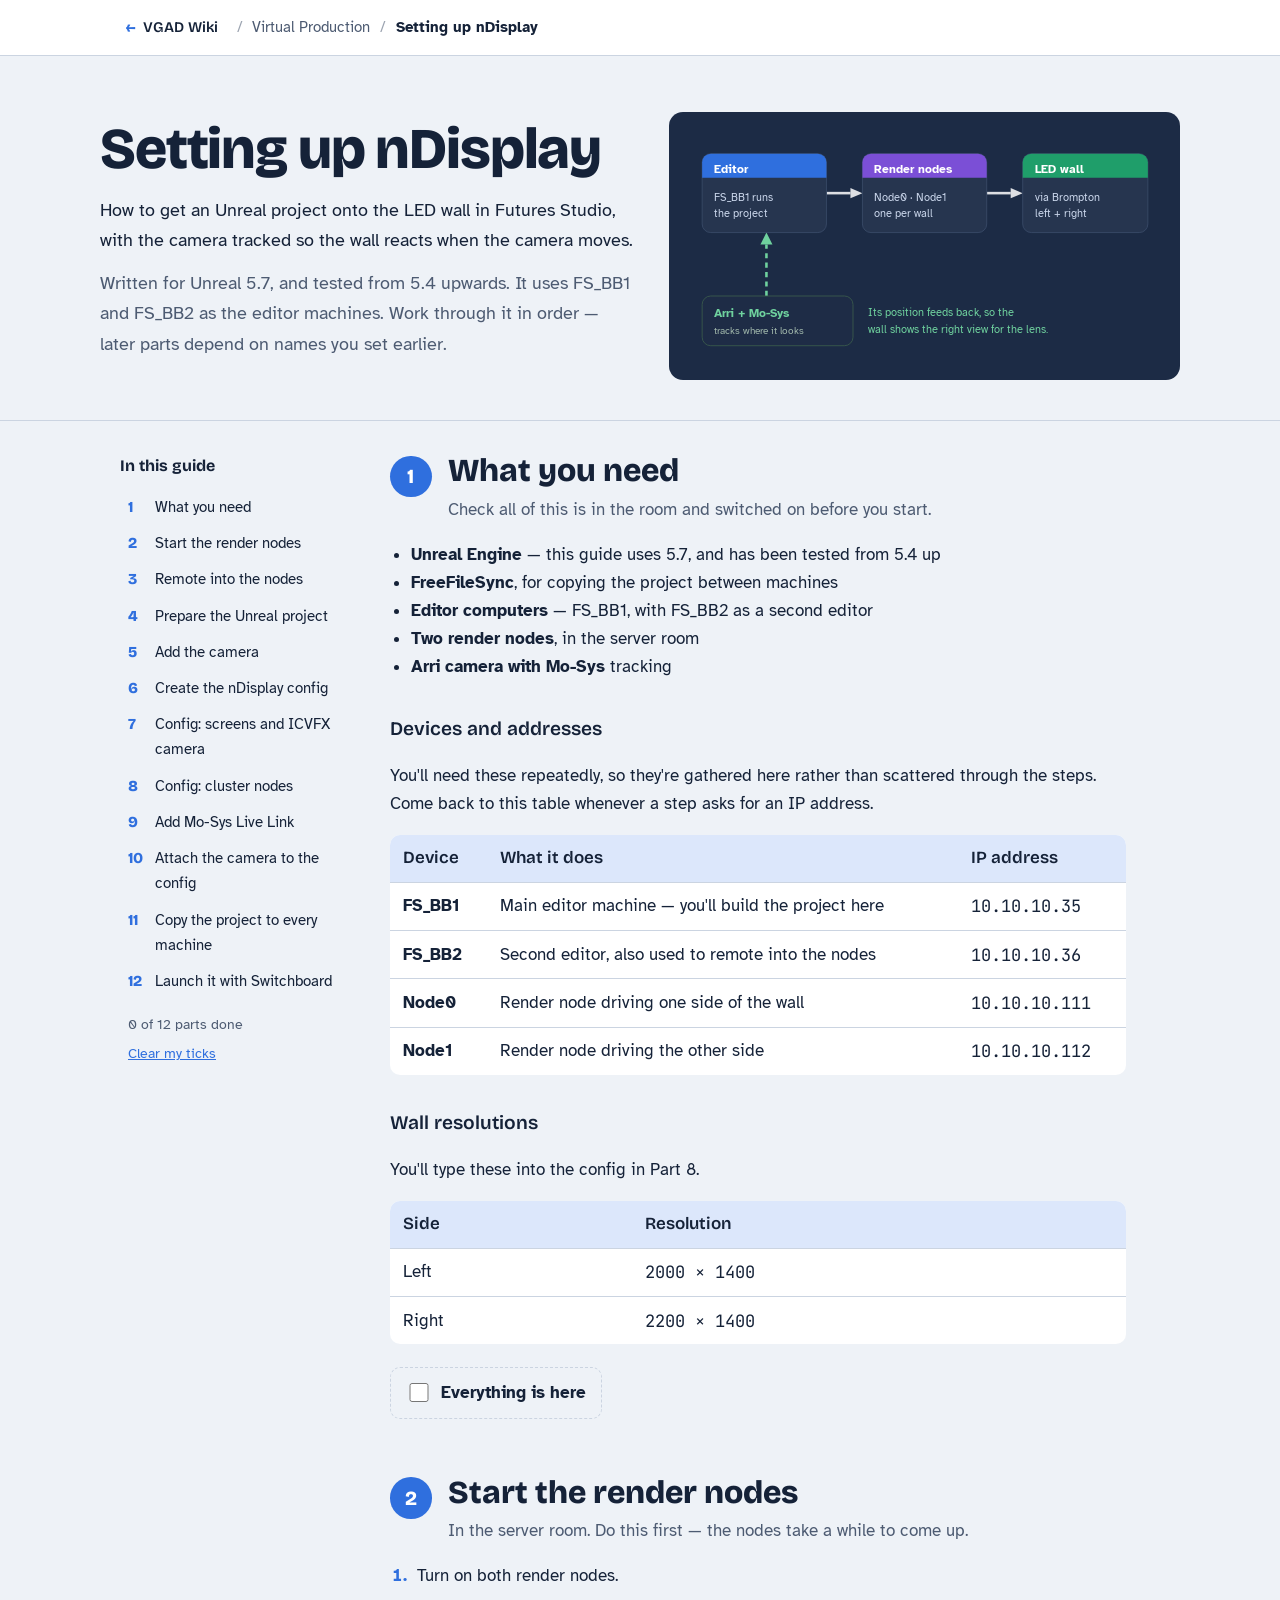
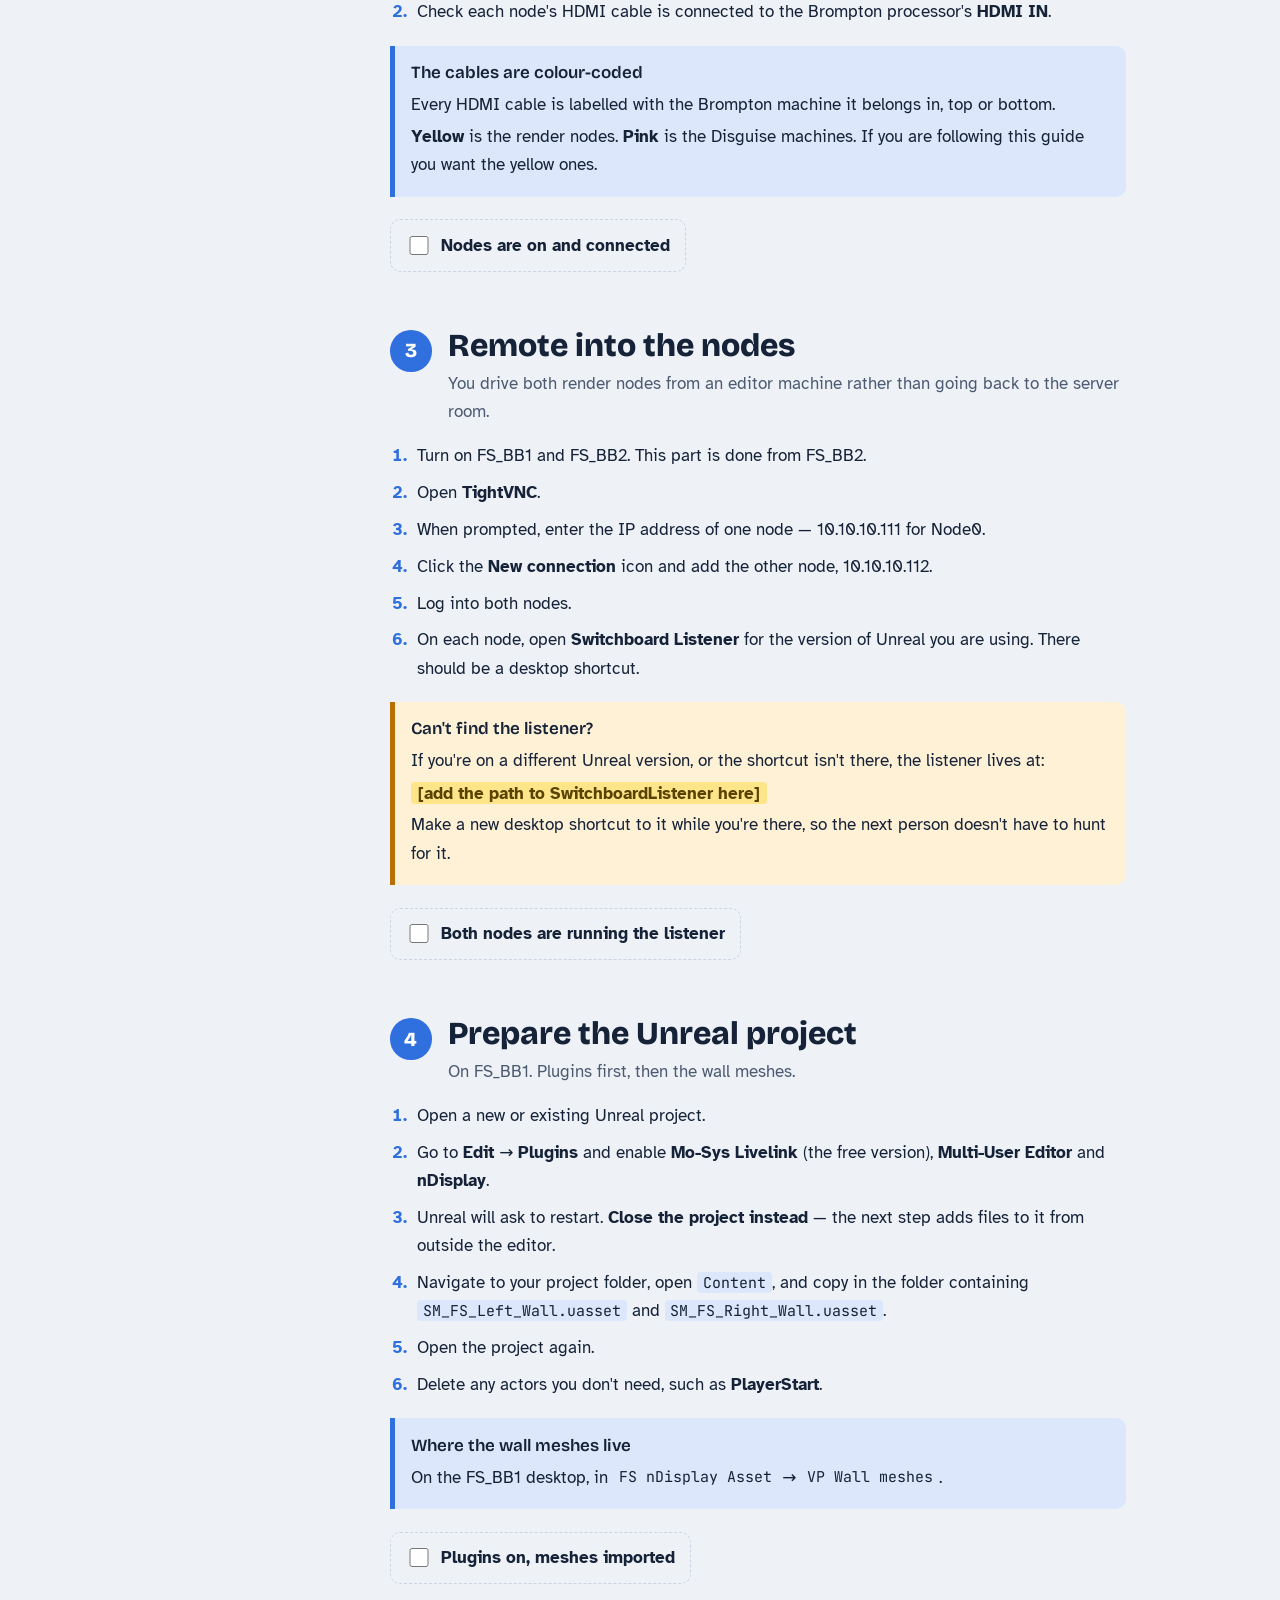
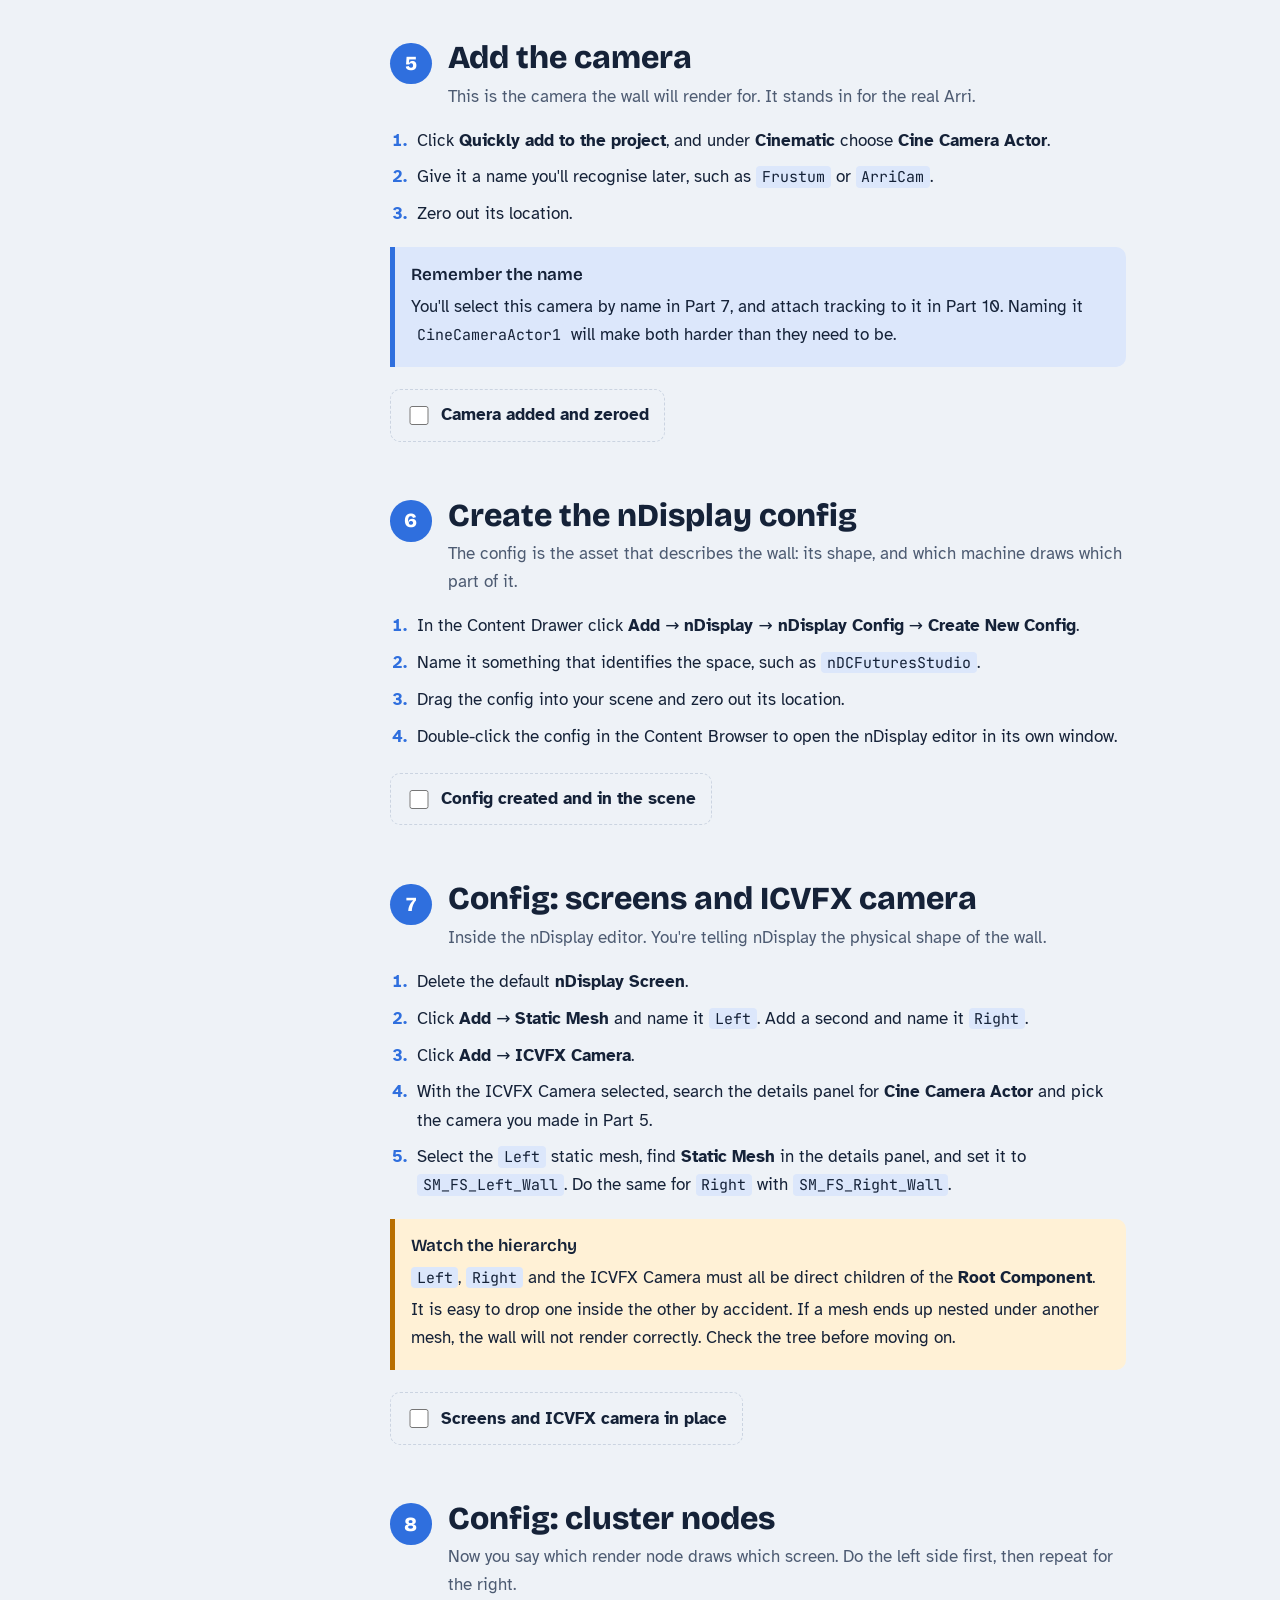
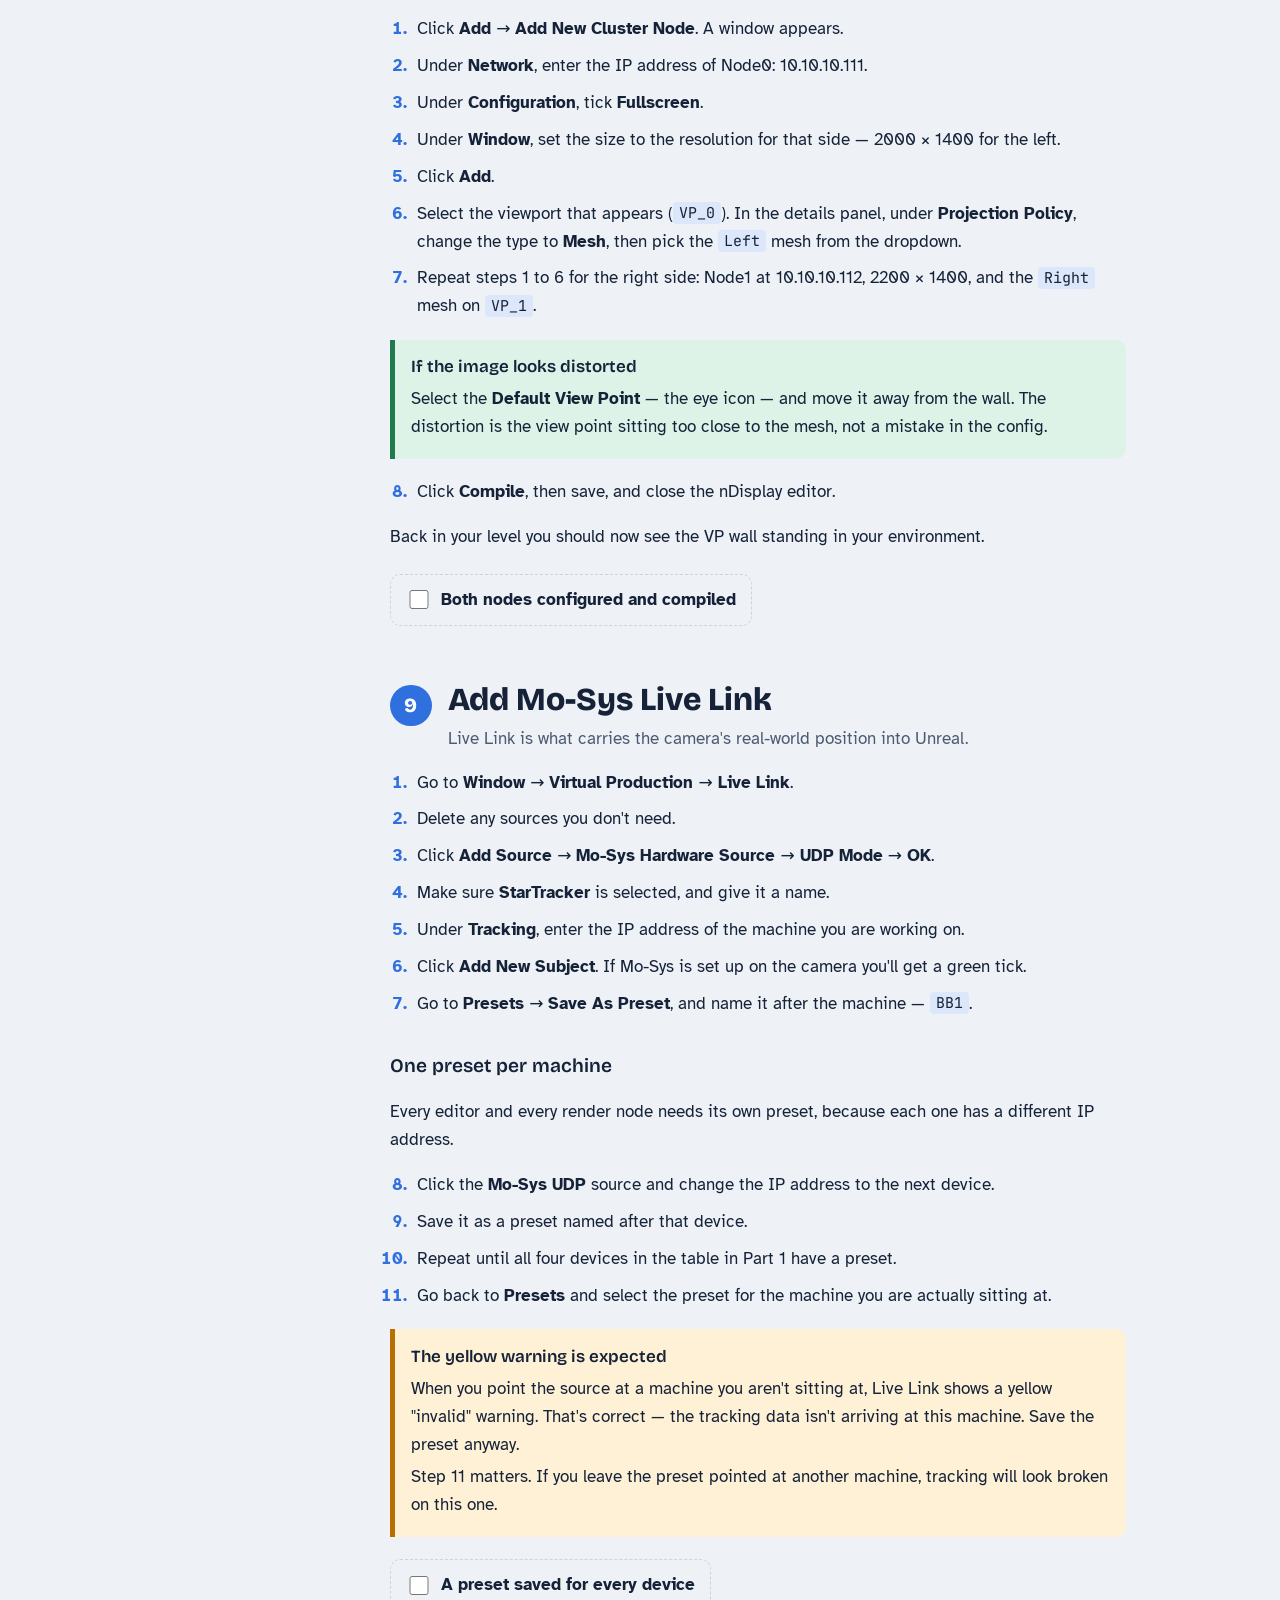
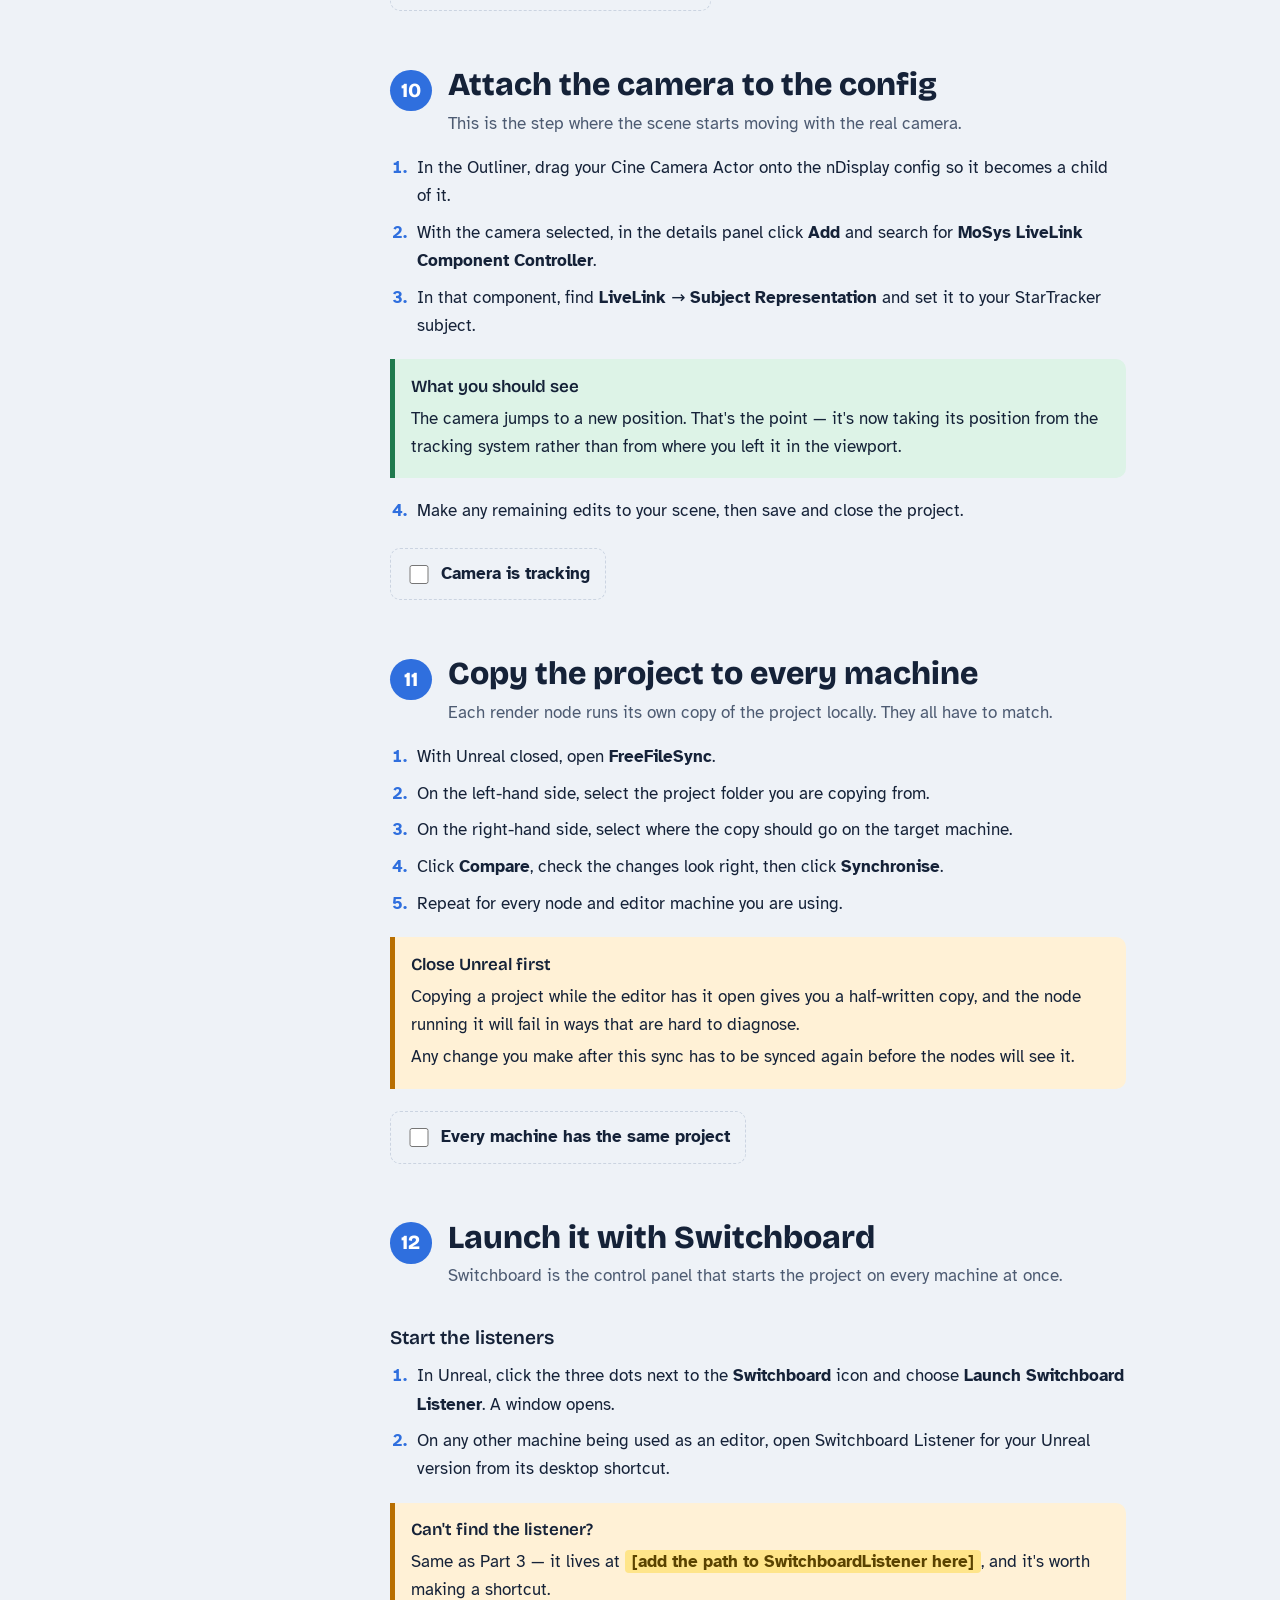
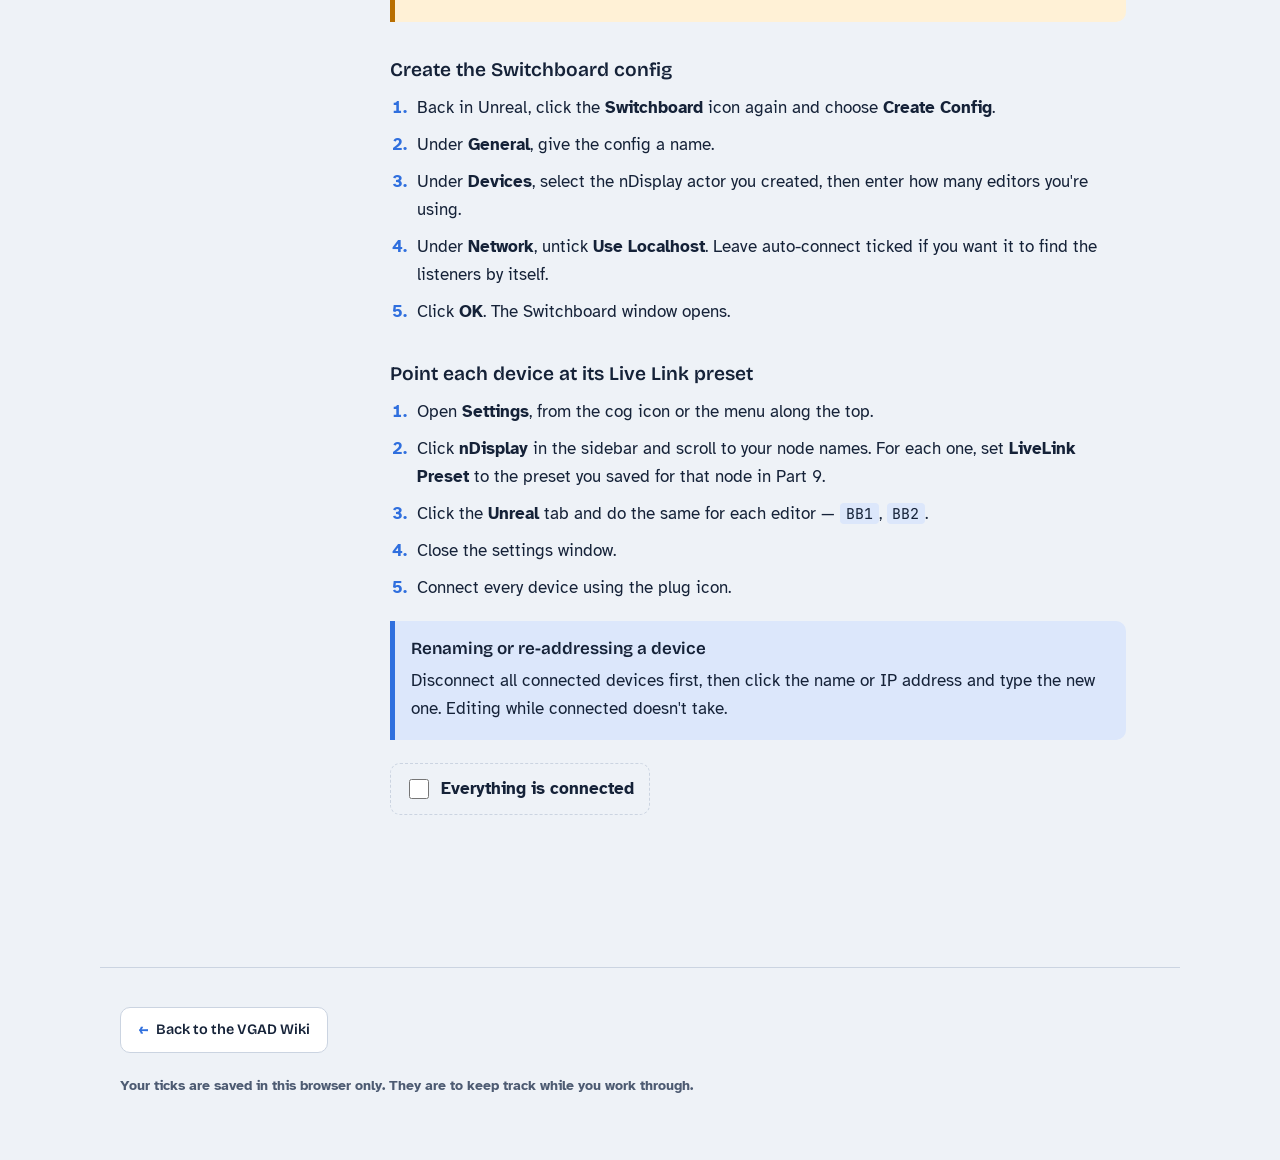
<file: guides/ndisplay/index.html>
<!DOCTYPE html>
<html lang="en-GB">

<head>
  <meta charset="utf-8">
  <meta name="viewport" content="width=device-width, initial-scale=1">
  <title>Setting up nDisplay · VGAD Wiki</title>
  <meta name="description"
    content="Drive the Futures Studio LED wall from Unreal Engine: render nodes, nDisplay config, Mo-Sys tracking and Switchboard.">
  <link rel="preconnect" href="https://fonts.googleapis.com">
  <link rel="preconnect" href="https://fonts.gstatic.com" crossorigin>
  <link
    href="https://fonts.googleapis.com/css2?family=Atkinson+Hyperlegible:ital,wght@0,400;0,700;1,400&family=Bricolage+Grotesque:opsz,wght@12..96,600;12..96,800&family=JetBrains+Mono:wght@500&display=swap"
    rel="stylesheet">
  <link rel="stylesheet" href="../../assets/wiki.css">
</head>

<body data-progress-key="ndisplay-guide-progress">

  <div class="wikibar">
    <div class="wikibar-inner">
      <a class="home" href="../../"><span class="arrow">&larr;</span> VGAD Wiki</a>
      <span class="crumb"><span class="sep">/</span> <span>Virtual Production</span> <span class="sep">/</span>
        <span class="here">Setting up nDisplay</span></span>
    </div>
  </div>

  <header class="hero">
    <div class="hero-inner">
      <div>
        <h1>Setting up nDisplay</h1>
        <p class="lede">How to get an Unreal project onto the LED wall in Futures Studio, with the camera tracked so the
          wall reacts when the camera moves.</p>
        <p>Written for Unreal 5.7, and tested from 5.4 upwards. It uses FS_BB1 and FS_BB2 as the editor machines. Work
          through it in order — later parts depend on names you set earlier.</p>
      </div>
      <div class="graph" role="img"
        aria-label="Diagram: the editor machine sends the scene to two render nodes, which feed the Brompton processors and the LED wall, while the tracked camera feeds its position back to the editor.">
        <svg viewBox="0 0 560 276" xmlns="http://www.w3.org/2000/svg"
          font-family="Atkinson Hyperlegible, Segoe UI, sans-serif">

          <!-- signal path, left to right -->
          <path d="M165 76 H193" stroke="#fff" stroke-width="3" fill="none" opacity=".85" />
          <polygon points="193,70 207,76 193,82" fill="#fff" opacity=".85" />
          <path d="M352 76 H380" stroke="#fff" stroke-width="3" fill="none" opacity=".85" />
          <polygon points="380,70 394,76 380,82" fill="#fff" opacity=".85" />

          <!-- tracking feeds back up into the editor -->
          <path d="M95 196 V136" stroke="#6FD19E" stroke-width="3" fill="none" stroke-dasharray="6 5" />
          <polygon points="88,136 95,122 102,136" fill="#6FD19E" />

          <!-- editor -->
          <g>
            <rect x="20" y="30" width="145" height="92" rx="10" fill="#26354F" stroke="#3A4B69" />
            <path d="M20 40 a10 10 0 0 1 10 -10 h125 a10 10 0 0 1 10 10 v18 h-145z" fill="#2F6FDE" />
            <text x="34" y="52" fill="#fff" font-size="14" font-weight="700">Editor</text>
            <text x="34" y="85" fill="#C9D5EA" font-size="12.5">FS_BB1 runs</text>
            <text x="34" y="104" fill="#C9D5EA" font-size="12.5">the project</text>
          </g>

          <!-- render nodes -->
          <g>
            <rect x="207" y="30" width="145" height="92" rx="10" fill="#26354F" stroke="#3A4B69" />
            <path d="M207 40 a10 10 0 0 1 10 -10 h125 a10 10 0 0 1 10 10 v18 h-145z" fill="#7B4FD6" />
            <text x="221" y="52" fill="#fff" font-size="14" font-weight="700">Render nodes</text>
            <text x="221" y="85" fill="#C9D5EA" font-size="12.5">Node0 · Node1</text>
            <text x="221" y="104" fill="#C9D5EA" font-size="12.5">one per wall</text>
          </g>

          <!-- wall -->
          <g>
            <rect x="394" y="30" width="146" height="92" rx="10" fill="#26354F" stroke="#3A4B69" />
            <path d="M394 40 a10 10 0 0 1 10 -10 h126 a10 10 0 0 1 10 10 v18 h-146z" fill="#1F9E6A" />
            <text x="408" y="52" fill="#fff" font-size="14" font-weight="700">LED wall</text>
            <text x="408" y="85" fill="#C9D5EA" font-size="12.5">via Brompton</text>
            <text x="408" y="104" fill="#C9D5EA" font-size="12.5">left + right</text>
          </g>

          <!-- camera -->
          <g>
            <rect x="20" y="196" width="176" height="58" rx="10" fill="#1E2C46" stroke="#3B5C4C" />
            <text x="34" y="220" fill="#6FD19E" font-size="13.5" font-weight="700">Arri + Mo-Sys</text>
            <text x="34" y="240" fill="#9FB6AA" font-size="12">tracks where it looks</text>
          </g>
          <text x="214" y="219" fill="#6FD19E" font-size="12.5">Its position feeds back, so the</text>
          <text x="214" y="239" fill="#6FD19E" font-size="12.5">wall shows the right view for the lens.</text>
        </svg>
      </div>
    </div>
  </header>

  <div class="wrap">
    <nav class="toc" aria-label="Guide sections">
      <h2>In this guide</h2>
      <ol id="toc">
        <li><a href="#kit">What you need</a></li>
        <li><a href="#server">Start the render nodes</a></li>
        <li><a href="#remote">Remote into the nodes</a></li>
        <li><a href="#project">Prepare the Unreal project</a></li>
        <li><a href="#camera">Add the camera</a></li>
        <li><a href="#config">Create the nDisplay config</a></li>
        <li><a href="#meshes">Config: screens and ICVFX camera</a></li>
        <li><a href="#cluster">Config: cluster nodes</a></li>
        <li><a href="#livelink">Add Mo-Sys Live Link</a></li>
        <li><a href="#attach">Attach the camera to the config</a></li>
        <li><a href="#sync">Copy the project to every machine</a></li>
        <li><a href="#switchboard">Launch it with Switchboard</a></li>
      </ol>
      <p class="toc-progress" id="progress" aria-live="polite"></p>
      <button class="reset" id="reset" type="button">Clear my ticks</button>
    </nav>

    <main>

      <!-- Part 1: What you need -->

      <section class="part" id="kit">
        <div class="part-head">
          <div class="part-num">1</div>
          <div>
            <h2>What you need</h2>
            <p>Check all of this is in the room and switched on before you start.</p>
          </div>
        </div>

        <ul>
          <li><strong>Unreal Engine</strong> — this guide uses 5.7, and has been tested from 5.4 up</li>
          <li><strong>FreeFileSync</strong>, for copying the project between machines</li>
          <li><strong>Editor computers</strong> — FS_BB1, with FS_BB2 as a second editor</li>
          <li><strong>Two render nodes</strong>, in the server room</li>
          <li><strong>Arri camera with Mo-Sys</strong> tracking</li>
        </ul>

        <h3>Devices and addresses</h3>
        <p>You'll need these repeatedly, so they're gathered here rather than scattered through the steps. Come back to
          this table whenever a step asks for an IP address.</p>

        <div class="table-scroll">
          <table>
            <thead>
              <tr>
                <th>Device</th>
                <th>What it does</th>
                <th>IP address</th>
              </tr>
            </thead>
            <tbody>
              <tr>
                <td><strong>FS_BB1</strong></td>
                <td>Main editor machine — you'll build the project here</td>
                <td class="ip">10.10.10.35</td>
              </tr>
              <tr>
                <td><strong>FS_BB2</strong></td>
                <td>Second editor, also used to remote into the nodes</td>
                <td class="ip">10.10.10.36</td>
              </tr>
              <tr>
                <td><strong>Node0</strong></td>
                <td>Render node driving one side of the wall</td>
                <td class="ip">10.10.10.111</td>
              </tr>
              <tr>
                <td><strong>Node1</strong></td>
                <td>Render node driving the other side</td>
                <td class="ip">10.10.10.112</td>
              </tr>
            </tbody>
          </table>
        </div>

        <h3>Wall resolutions</h3>
        <p>You'll type these into the config in Part 8.</p>
        <div class="table-scroll">
          <table>
            <thead>
              <tr>
                <th>Side</th>
                <th>Resolution</th>
              </tr>
            </thead>
            <tbody>
              <tr>
                <td>Left</td>
                <td class="ip">2000 × 1400</td>
              </tr>
              <tr>
                <td>Right</td>
                <td class="ip">2200 × 1400</td>
              </tr>
            </tbody>
          </table>
        </div>

        <label class="done-toggle"><input type="checkbox" data-part="kit"> Everything is here</label>
      </section>

      <!-- Part 2: Start the render nodes -->

      <section class="part" id="server">
        <div class="part-head">
          <div class="part-num">2</div>
          <div>
            <h2>Start the render nodes</h2>
            <p>In the server room. Do this first — the nodes take a while to come up.</p>
          </div>
        </div>

        <ol class="steps">
          <li>Turn on both render nodes.</li>
          <li>Check each node's HDMI cable is connected to the Brompton processor's <span class="ui">HDMI IN</span>.</li>
        </ol>

        <div class="note"><strong class="label">The cables are colour-coded</strong>
          <p>Every HDMI cable is labelled with the Brompton machine it belongs in, top or bottom.</p>
          <p><strong>Yellow</strong> is the render nodes. <strong>Pink</strong> is the Disguise machines. If you are
            following this guide you want the yellow ones.</p>
        </div>

        <label class="done-toggle"><input type="checkbox" data-part="server"> Nodes are on and connected</label>
      </section>

      <!-- Part 3: Remote into the nodes -->

      <section class="part" id="remote">
        <div class="part-head">
          <div class="part-num">3</div>
          <div>
            <h2>Remote into the nodes</h2>
            <p>You drive both render nodes from an editor machine rather than going back to the server room.</p>
          </div>
        </div>

        <ol class="steps">
          <li>Turn on FS_BB1 and FS_BB2. This part is done from FS_BB2.</li>
          <li>Open <span class="ui">TightVNC</span>.</li>
          <li>When prompted, enter the IP address of one node — <span class="ip">10.10.10.111</span> for Node0.</li>
          <li>Click the <span class="ui">New connection</span> icon and add the other node, <span
              class="ip">10.10.10.112</span>.</li>
          <li>Log into both nodes.</li>
          <li>On each node, open <span class="ui">Switchboard Listener</span> for the version of Unreal you are using.
            There should be a desktop shortcut.</li>
        </ol>

        <div class="note warn"><strong class="label">Can't find the listener?</strong>
          <p>If you're on a different Unreal version, or the shortcut isn't there, the listener lives at:</p>
          <p><span class="ph">[add the path to SwitchboardListener here]</span></p>
          <p>Make a new desktop shortcut to it while you're there, so the next person doesn't have to hunt for it.</p>
        </div>

        <label class="done-toggle"><input type="checkbox" data-part="remote"> Both nodes are running the listener</label>
      </section>

      <!-- Part 4: Prepare the Unreal project -->

      <section class="part" id="project">
        <div class="part-head">
          <div class="part-num">4</div>
          <div>
            <h2>Prepare the Unreal project</h2>
            <p>On FS_BB1. Plugins first, then the wall meshes.</p>
          </div>
        </div>

        <ol class="steps">
          <li>Open a new or existing Unreal project.</li>
          <li>Go to <span class="ui">Edit</span> → <span class="ui">Plugins</span> and enable <strong>Mo-Sys
              Livelink</strong> (the free version), <strong>Multi-User Editor</strong> and <strong>nDisplay</strong>.
          </li>
          <li>Unreal will ask to restart. <strong>Close the project instead</strong> — the next step adds files to it
            from outside the editor.</li>
          <li>Navigate to your project folder, open <code>Content</code>, and copy in the folder containing
            <code>SM_FS_Left_Wall.uasset</code> and <code>SM_FS_Right_Wall.uasset</code>.</li>
          <li>Open the project again.</li>
          <li>Delete any actors you don't need, such as <span class="ui">PlayerStart</span>.</li>
        </ol>

        <div class="note"><strong class="label">Where the wall meshes live</strong>
          <p>On the FS_BB1 desktop, in <span class="path">FS nDisplay Asset</span> → <span class="path">VP Wall
              meshes</span>.</p>
        </div>

        <label class="done-toggle"><input type="checkbox" data-part="project"> Plugins on, meshes imported</label>
      </section>

      <!-- Part 5: Add the camera -->

      <section class="part" id="camera">
        <div class="part-head">
          <div class="part-num">5</div>
          <div>
            <h2>Add the camera</h2>
            <p>This is the camera the wall will render for. It stands in for the real Arri.</p>
          </div>
        </div>

        <ol class="steps">
          <li>Click <span class="ui">Quickly add to the project</span>, and under <span class="ui">Cinematic</span>
            choose <span class="ui">Cine Camera Actor</span>.</li>
          <li>Give it a name you'll recognise later, such as <code>Frustum</code> or <code>ArriCam</code>.</li>
          <li>Zero out its location.</li>
        </ol>

        <div class="note"><strong class="label">Remember the name</strong>
          <p>You'll select this camera by name in Part 7, and attach tracking to it in Part 10. Naming it
            <code>CineCameraActor1</code> will make both harder than they need to be.</p>
        </div>

        <label class="done-toggle"><input type="checkbox" data-part="camera"> Camera added and zeroed</label>
      </section>

      <!-- Part 6: Create the nDisplay config -->

      <section class="part" id="config">
        <div class="part-head">
          <div class="part-num">6</div>
          <div>
            <h2>Create the nDisplay config</h2>
            <p>The config is the asset that describes the wall: its shape, and which machine draws which part of it.</p>
          </div>
        </div>

        <ol class="steps">
          <li>In the Content Drawer click <span class="ui">Add</span> → <span class="ui">nDisplay</span> → <span
              class="ui">nDisplay Config</span> → <span class="ui">Create New Config</span>.</li>
          <li>Name it something that identifies the space, such as <code>nDCFuturesStudio</code>.</li>
          <li>Drag the config into your scene and zero out its location.</li>
          <li>Double-click the config in the Content Browser to open the nDisplay editor in its own window.</li>
        </ol>

        <label class="done-toggle"><input type="checkbox" data-part="config"> Config created and in the scene</label>
      </section>

      <!-- Part 7: Config, screens and ICVFX camera -->

      <section class="part" id="meshes">
        <div class="part-head">
          <div class="part-num">7</div>
          <div>
            <h2>Config: screens and ICVFX camera</h2>
            <p>Inside the nDisplay editor. You're telling nDisplay the physical shape of the wall.</p>
          </div>
        </div>

        <ol class="steps">
          <li>Delete the default <span class="ui">nDisplay Screen</span>.</li>
          <li>Click <span class="ui">Add</span> → <span class="ui">Static Mesh</span> and name it <code>Left</code>. Add
            a second and name it <code>Right</code>.</li>
          <li>Click <span class="ui">Add</span> → <span class="ui">ICVFX Camera</span>.</li>
          <li>With the ICVFX Camera selected, search the details panel for <span class="ui">Cine Camera Actor</span> and
            pick the camera you made in Part 5.</li>
          <li>Select the <code>Left</code> static mesh, find <span class="ui">Static Mesh</span> in the details panel,
            and set it to <code>SM_FS_Left_Wall</code>. Do the same for <code>Right</code> with
            <code>SM_FS_Right_Wall</code>.</li>
        </ol>

        <div class="note warn"><strong class="label">Watch the hierarchy</strong>
          <p><code>Left</code>, <code>Right</code> and the ICVFX Camera must all be direct children of the <span
              class="ui">Root Component</span>.</p>
          <p>It is easy to drop one inside the other by accident. If a mesh ends up nested under another mesh, the wall
            will not render correctly. Check the tree before moving on.</p>
        </div>

        <label class="done-toggle"><input type="checkbox" data-part="meshes"> Screens and ICVFX camera in place</label>
      </section>

      <!-- Part 8: Config, cluster nodes -->

      <section class="part" id="cluster">
        <div class="part-head">
          <div class="part-num">8</div>
          <div>
            <h2>Config: cluster nodes</h2>
            <p>Now you say which render node draws which screen. Do the left side first, then repeat for the right.</p>
          </div>
        </div>

        <ol class="steps">
          <li>Click <span class="ui">Add</span> → <span class="ui">Add New Cluster Node</span>. A window appears.</li>
          <li>Under <span class="ui">Network</span>, enter the IP address of Node0: <span class="ip">10.10.10.111</span>.
          </li>
          <li>Under <span class="ui">Configuration</span>, tick <span class="ui">Fullscreen</span>.</li>
          <li>Under <span class="ui">Window</span>, set the size to the resolution for that side — <span class="ip">2000
              × 1400</span> for the left.</li>
          <li>Click <span class="ui">Add</span>.</li>
          <li>Select the viewport that appears (<code>VP_0</code>). In the details panel, under <span
              class="ui">Projection Policy</span>, change the type to <span class="ui">Mesh</span>, then pick the
            <code>Left</code> mesh from the dropdown.</li>
          <li>Repeat steps 1 to 6 for the right side: Node1 at <span class="ip">10.10.10.112</span>, <span
              class="ip">2200 × 1400</span>, and the <code>Right</code> mesh on <code>VP_1</code>.</li>
        </ol>

        <div class="note check"><strong class="label">If the image looks distorted</strong>
          <p>Select the <span class="ui">Default View Point</span> — the eye icon — and move it away from the wall. The
            distortion is the view point sitting too close to the mesh, not a mistake in the config.</p>
        </div>

        <ol class="steps" start="8">
          <li>Click <span class="ui">Compile</span>, then save, and close the nDisplay editor.</li>
        </ol>

        <p>Back in your level you should now see the VP wall standing in your environment.</p>

        <label class="done-toggle"><input type="checkbox" data-part="cluster"> Both nodes configured and compiled</label>
      </section>

      <!-- Part 9: Mo-Sys Live Link -->

      <section class="part" id="livelink">
        <div class="part-head">
          <div class="part-num">9</div>
          <div>
            <h2>Add Mo-Sys Live Link</h2>
            <p>Live Link is what carries the camera's real-world position into Unreal.</p>
          </div>
        </div>

        <ol class="steps">
          <li>Go to <span class="ui">Window</span> → <span class="ui">Virtual Production</span> → <span class="ui">Live
              Link</span>.</li>
          <li>Delete any sources you don't need.</li>
          <li>Click <span class="ui">Add Source</span> → <span class="ui">Mo-Sys Hardware Source</span> → <span
              class="ui">UDP Mode</span> → <span class="ui">OK</span>.</li>
          <li>Make sure <span class="ui">StarTracker</span> is selected, and give it a name.</li>
          <li>Under <span class="ui">Tracking</span>, enter the IP address of the machine you are working on.</li>
          <li>Click <span class="ui">Add New Subject</span>. If Mo-Sys is set up on the camera you'll get a green tick.
          </li>
          <li>Go to <span class="ui">Presets</span> → <span class="ui">Save As Preset</span>, and name it after the
            machine — <code>BB1</code>.</li>
        </ol>

        <h3>One preset per machine</h3>
        <p>Every editor and every render node needs its own preset, because each one has a different IP address.</p>

        <ol class="steps" start="8">
          <li>Click the <span class="ui">Mo-Sys UDP</span> source and change the IP address to the next device.</li>
          <li>Save it as a preset named after that device.</li>
          <li>Repeat until all four devices in the table in Part 1 have a preset.</li>
          <li>Go back to <span class="ui">Presets</span> and select the preset for the machine you are actually sitting
            at.</li>
        </ol>

        <div class="note warn"><strong class="label">The yellow warning is expected</strong>
          <p>When you point the source at a machine you aren't sitting at, Live Link shows a yellow "invalid" warning.
            That's correct — the tracking data isn't arriving at this machine. Save the preset anyway.</p>
          <p>Step 11 matters. If you leave the preset pointed at another machine, tracking will look broken on this one.
          </p>
        </div>

        <label class="done-toggle"><input type="checkbox" data-part="livelink"> A preset saved for every device</label>
      </section>

      <!-- Part 10: Attach the camera -->

      <section class="part" id="attach">
        <div class="part-head">
          <div class="part-num">10</div>
          <div>
            <h2>Attach the camera to the config</h2>
            <p>This is the step where the scene starts moving with the real camera.</p>
          </div>
        </div>

        <ol class="steps">
          <li>In the Outliner, drag your Cine Camera Actor onto the nDisplay config so it becomes a child of it.</li>
          <li>With the camera selected, in the details panel click <span class="ui">Add</span> and search for <span
              class="ui">MoSys LiveLink Component Controller</span>.</li>
          <li>In that component, find <span class="ui">LiveLink</span> → <span class="ui">Subject
              Representation</span> and set it to your StarTracker subject.</li>
        </ol>

        <div class="note check"><strong class="label">What you should see</strong>
          <p>The camera jumps to a new position. That's the point — it's now taking its position from the tracking
            system rather than from where you left it in the viewport.</p>
        </div>

        <ol class="steps" start="4">
          <li>Make any remaining edits to your scene, then save and close the project.</li>
        </ol>

        <label class="done-toggle"><input type="checkbox" data-part="attach"> Camera is tracking</label>
      </section>

      <!-- Part 11: FreeFileSync -->

      <section class="part" id="sync">
        <div class="part-head">
          <div class="part-num">11</div>
          <div>
            <h2>Copy the project to every machine</h2>
            <p>Each render node runs its own copy of the project locally. They all have to match.</p>
          </div>
        </div>

        <ol class="steps">
          <li>With Unreal closed, open <span class="ui">FreeFileSync</span>.</li>
          <li>On the left-hand side, select the project folder you are copying from.</li>
          <li>On the right-hand side, select where the copy should go on the target machine.</li>
          <li>Click <span class="ui">Compare</span>, check the changes look right, then click <span
              class="ui">Synchronise</span>.</li>
          <li>Repeat for every node and editor machine you are using.</li>
        </ol>

        <div class="note warn"><strong class="label">Close Unreal first</strong>
          <p>Copying a project while the editor has it open gives you a half-written copy, and the node running it will
            fail in ways that are hard to diagnose.</p>
          <p>Any change you make after this sync has to be synced again before the nodes will see it.</p>
        </div>

        <label class="done-toggle"><input type="checkbox" data-part="sync"> Every machine has the same project</label>
      </section>

      <!-- Part 12: Switchboard -->

      <section class="part" id="switchboard">
        <div class="part-head">
          <div class="part-num">12</div>
          <div>
            <h2>Launch it with Switchboard</h2>
            <p>Switchboard is the control panel that starts the project on every machine at once.</p>
          </div>
        </div>

        <h3>Start the listeners</h3>
        <ol class="steps">
          <li>In Unreal, click the three dots next to the <span class="ui">Switchboard</span> icon and choose <span
              class="ui">Launch Switchboard Listener</span>. A window opens.</li>
          <li>On any other machine being used as an editor, open Switchboard Listener for your Unreal version from its
            desktop shortcut.</li>
        </ol>

        <div class="note warn"><strong class="label">Can't find the listener?</strong>
          <p>Same as Part 3 — it lives at <span class="ph">[add the path to SwitchboardListener here]</span>, and it's
            worth making a shortcut.</p>
        </div>

        <h3>Create the Switchboard config</h3>
        <ol class="steps">
          <li>Back in Unreal, click the <span class="ui">Switchboard</span> icon again and choose <span
              class="ui">Create Config</span>.</li>
          <li>Under <span class="ui">General</span>, give the config a name.</li>
          <li>Under <span class="ui">Devices</span>, select the nDisplay actor you created, then enter how many editors
            you're using.</li>
          <li>Under <span class="ui">Network</span>, untick <span class="ui">Use Localhost</span>. Leave auto-connect
            ticked if you want it to find the listeners by itself.</li>
          <li>Click <span class="ui">OK</span>. The Switchboard window opens.</li>
        </ol>

        <h3>Point each device at its Live Link preset</h3>
        <ol class="steps">
          <li>Open <span class="ui">Settings</span>, from the cog icon or the menu along the top.</li>
          <li>Click <span class="ui">nDisplay</span> in the sidebar and scroll to your node names. For each one, set
            <span class="ui">LiveLink Preset</span> to the preset you saved for that node in Part 9.</li>
          <li>Click the <span class="ui">Unreal</span> tab and do the same for each editor — <code>BB1</code>,
            <code>BB2</code>.</li>
          <li>Close the settings window.</li>
          <li>Connect every device using the plug icon.</li>
        </ol>

        <div class="note"><strong class="label">Renaming or re-addressing a device</strong>
          <p>Disconnect all connected devices first, then click the name or IP address and type the new one. Editing
            while connected doesn't take.</p>
        </div>

        <label class="done-toggle"><input type="checkbox" data-part="switchboard"> Everything is connected</label>
      </section>

    </main>
  </div>

  <footer class="sitefoot">
    <p><a class="backhome" href="../../"><span class="arrow">&larr;</span> Back to the VGAD Wiki</a></p>
    <p><strong>Your ticks are saved in this browser only. They are to keep track while you work through.</strong></p>
  </footer>

  <script src="../../assets/wiki.js"></script>
</body>

</html>
</file>
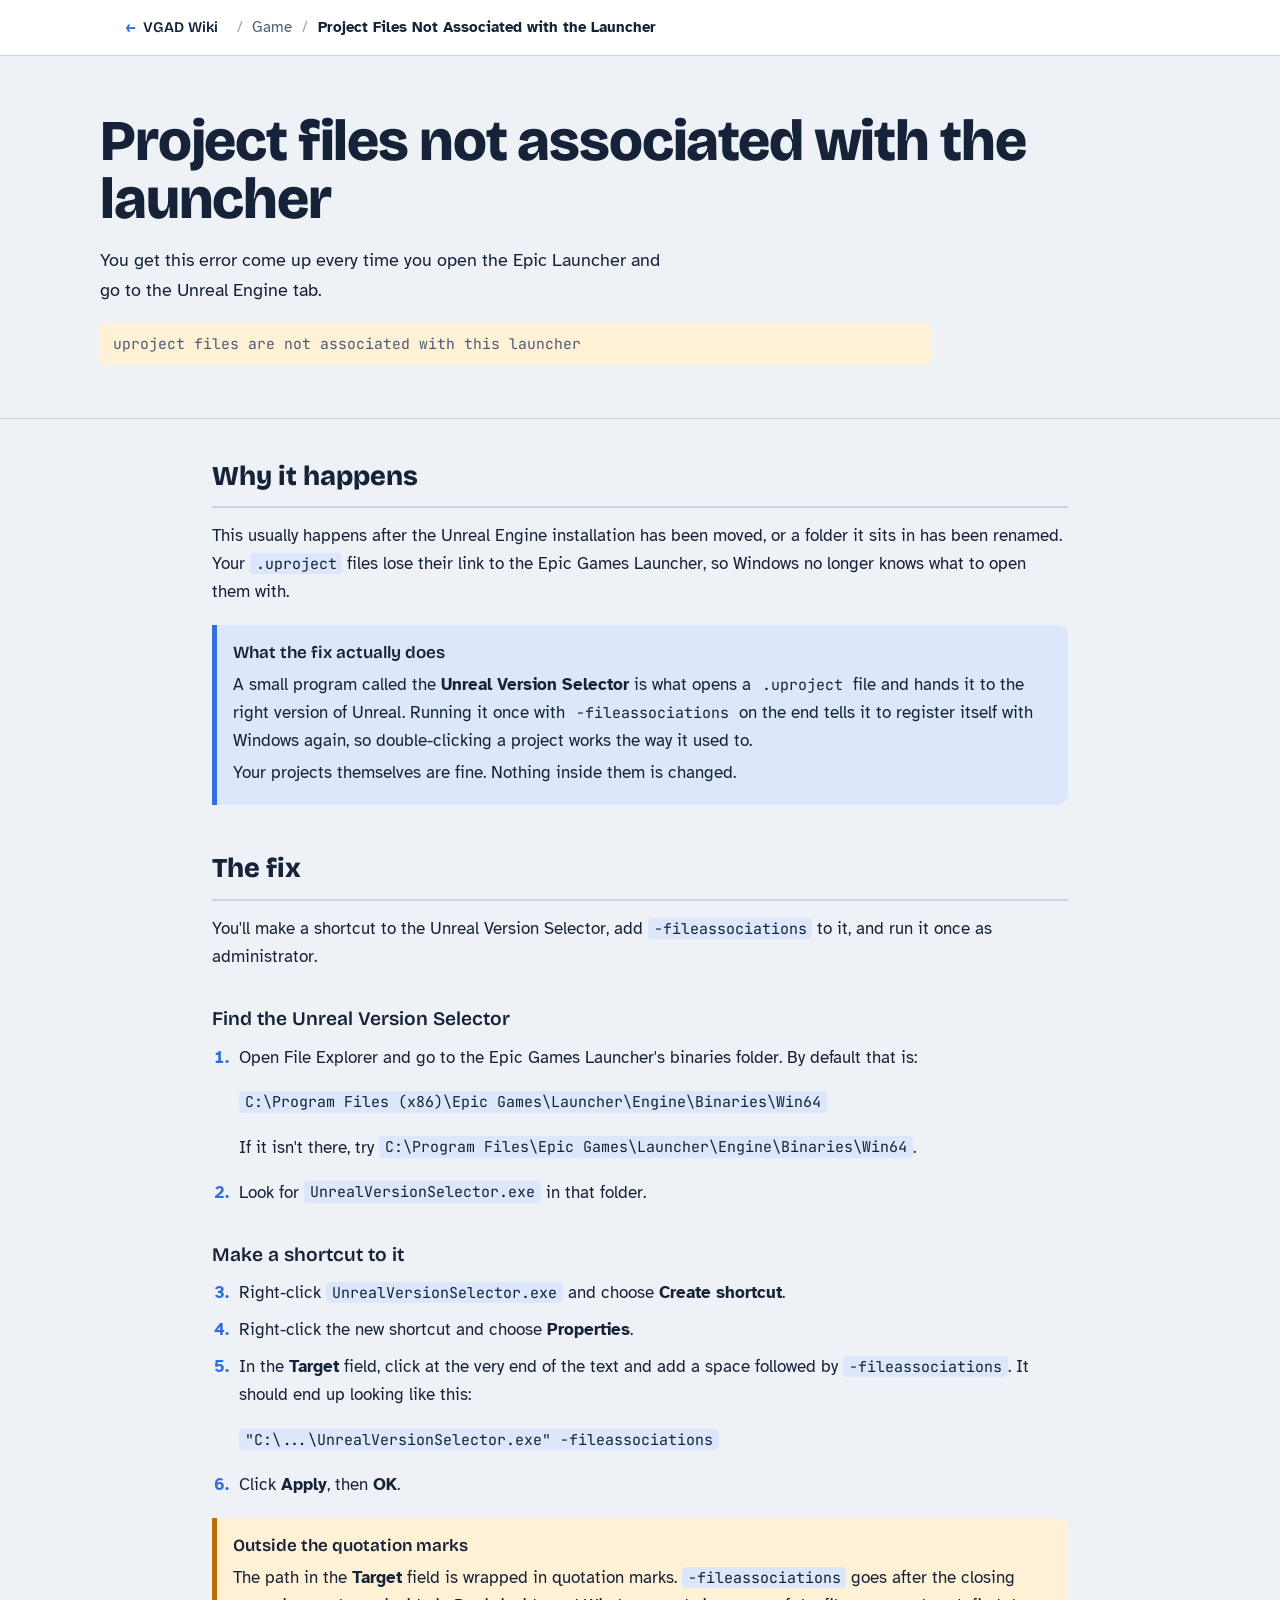
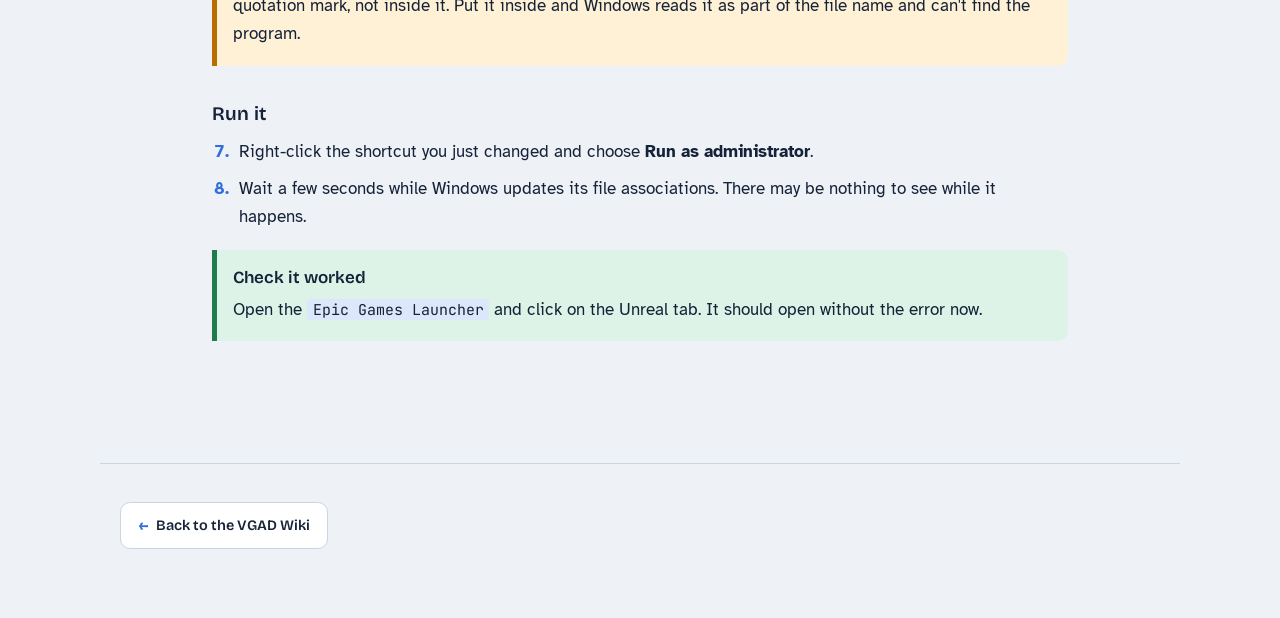
<file: guides/uproject-file-association/index.html>
<!DOCTYPE html>
<html lang="en-GB">

<head>
  <meta charset="utf-8">
  <meta name="viewport" content="width=device-width, initial-scale=1">
  <title>Project Files Not Associated with the Launcher · VGAD Wiki</title>
  <meta name="description"
    content="Fix the “uproject files are not associated with this launcher” error by re-linking .uproject files to the Unreal Version Selector.">
  <link rel="preconnect" href="https://fonts.googleapis.com">
  <link rel="preconnect" href="https://fonts.gstatic.com" crossorigin>
  <link
    href="https://fonts.googleapis.com/css2?family=Atkinson+Hyperlegible:ital,wght@0,400;0,700;1,400&family=Bricolage+Grotesque:opsz,wght@12..96,600;12..96,800&family=JetBrains+Mono:wght@500&display=swap"
    rel="stylesheet">
  <link rel="stylesheet" href="../../assets/wiki.css">
</head>

<body>

  <div class="wikibar">
    <div class="wikibar-inner">
      <a class="home" href="../../"><span class="arrow">&larr;</span> VGAD Wiki</a>
      <span class="crumb"><span class="sep">/</span> <span>Game</span> <span class="sep">/</span>
        <span class="here">Project Files Not Associated with the Launcher</span></span>
    </div>
  </div>

  <header class="hero">
    <div class="hero-inner single">
      <div>
        <h1>Project files not associated with the launcher</h1>
        <p class="lede">You get this error come up every time you open the Epic Launcher and go to the Unreal Engine tab.</p>
        <p class="errtext">uproject files are not associated with this launcher</p>
      </div>
    </div>
  </header>

  <div class="sheetwrap">

    <section class="sheet-sec" id="why">
      <h2>Why it happens</h2>
      <p>This usually happens after the Unreal Engine installation has been moved, or a folder it sits in has been
        renamed. Your <code>.uproject</code> files lose their link to the Epic Games Launcher, so Windows no longer
        knows what to open them with.</p>
      <div class="note"><strong class="label">What the fix actually does</strong>
        <p>A small program called the <strong>Unreal Version Selector</strong> is what opens a <code>.uproject</code>
          file and hands it to the right version of Unreal. Running it once with <code>-fileassociations</code> on the
          end tells it to register itself with Windows again, so double-clicking a project works the way it used to.
        </p>
        <p>Your projects themselves are fine. Nothing inside them is changed.</p>
      </div>
    </section>

    <section class="sheet-sec" id="fix">
      <h2>The fix</h2>
      <p>You'll make a shortcut to the Unreal Version Selector, add <code>-fileassociations</code> to it, and run it
        once as administrator.</p>

      <h3>Find the Unreal Version Selector</h3>
      <ol class="steps">
        <li>Open File Explorer and go to the Epic Games Launcher's binaries folder. By default that is:
          <p><span class="path">C:\Program Files (x86)\Epic Games\Launcher\Engine\Binaries\Win64</span></p>
          <p>If it isn't there, try <span class="path">C:\Program Files\Epic Games\Launcher\Engine\Binaries\Win64</span>.
          </p>
        </li>
        <li>Look for <code>UnrealVersionSelector.exe</code> in that folder.</li>
      </ol>

      <h3>Make a shortcut to it</h3>
      <ol class="steps" start="3">
        <li>Right-click <code>UnrealVersionSelector.exe</code> and choose <span class="ui">Create shortcut</span>.</li>
        <li>Right-click the new shortcut and choose <span class="ui">Properties</span>.</li>
        <li>In the <span class="ui">Target</span> field, click at the very end of the text and add a space followed by
          <code>-fileassociations</code>. It should end up looking like this:
          <p><code>"C:\...\UnrealVersionSelector.exe" -fileassociations</code></p>
        </li>
        <li>Click <span class="ui">Apply</span>, then <span class="ui">OK</span>.</li>
      </ol>

      <div class="note warn"><strong class="label">Outside the quotation marks</strong>
        <p>The path in the <span class="ui">Target</span> field is wrapped in quotation marks.
          <code>-fileassociations</code> goes after the closing quotation mark, not inside it. Put it inside and Windows
          reads it as part of the file name and can't find the program.</p>
      </div>

      <h3>Run it</h3>
      <ol class="steps" start="7">
        <li>Right-click the shortcut you just changed and choose <span class="ui">Run as administrator</span>.</li>
        <li>Wait a few seconds while Windows updates its file associations. There may be nothing to see while it
          happens.</li>
      </ol>

      <div class="note check"><strong class="label">Check it worked</strong>
        <p>Open the <code>Epic Games Launcher</code> and click on the Unreal tab. It should open without the error now.</p>
      </div>
    </section>

  </div>

  <footer class="sitefoot">
    <p><a class="backhome" href="../../"><span class="arrow">&larr;</span> Back to the VGAD Wiki</a></p>
  </footer>

</body>

</html>
</file>
<file: assets/wiki.css>
/* ==========================================================================
   VGAD Wiki - shared stylesheet
   Every page in the wiki links to this file. Change a value here and it
   changes everywhere. Colours are defined once as custom properties on
   :root, then redefined for dark mode.
   ========================================================================== */

:root {
  --paper: #EEF2F7;
  --surface: #FFFFFF;
  --ink: #152238;
  --muted: #4D5B72;
  --rule: #CBD4E1;
  --wire: #2F6FDE;
  --wire-soft: #DCE7FB;
  --amber: #B86E00;
  --amber-soft: #FFF1D6;
  --green: #1F7A4D;
  --green-soft: #DDF3E7;
  --node: #1C2B45;
  --node-head-a: #2F6FDE;
  --node-head-b: #7B4FD6;
  --node-head-c: #1F9E6A;
  --placeholder: #FFE58A;
  --placeholder-ink: #5A4300;
  --display: "Bricolage Grotesque", "Segoe UI", system-ui, sans-serif;
  --body: "Atkinson Hyperlegible", "Segoe UI", Verdana, system-ui, sans-serif;
  --mono: "JetBrains Mono", Consolas, "Courier New", monospace;
}

@media (prefers-color-scheme: dark) {
  :root:not([data-theme="light"]) {
    --paper: #0F1726;
    --surface: #172238;
    --ink: #E6ECF5;
    --muted: #A5B2C6;
    --rule: #2B3A55;
    --wire: #7BA6F5;
    --wire-soft: #1E3157;
    --amber: #F2B75A;
    --amber-soft: #3A2C12;
    --green: #6FD19E;
    --green-soft: #153426;
    --node: #0B1220;
    --placeholder: #6B5200;
    --placeholder-ink: #FFE9A8;
  }
}

:root[data-theme="dark"] {
  --paper: #0F1726;
  --surface: #172238;
  --ink: #E6ECF5;
  --muted: #A5B2C6;
  --rule: #2B3A55;
  --wire: #7BA6F5;
  --wire-soft: #1E3157;
  --amber: #F2B75A;
  --amber-soft: #3A2C12;
  --green: #6FD19E;
  --green-soft: #153426;
  --node: #0B1220;
  --placeholder: #6B5200;
  --placeholder-ink: #FFE9A8;
}

* { box-sizing: border-box }
html { scroll-behavior: smooth }
@media (prefers-reduced-motion: reduce) { html { scroll-behavior: auto } }

body {
  margin: 0;
  background: var(--paper);
  color: var(--ink);
  font-family: var(--body);
  font-size: 1.0625rem;
  line-height: 1.65;
}

img, svg { max-width: 100% }
a { color: var(--wire) }

a:focus-visible,
button:focus-visible,
input:focus-visible,
summary:focus-visible {
  outline: 3px solid var(--wire);
  outline-offset: 3px;
  border-radius: 4px;
}

code, .path {
  font-family: var(--mono);
  font-size: .88em;
  background: var(--wire-soft);
  padding: .08em .38em;
  border-radius: 4px;
  word-break: break-word;
}

kbd {
  font-family: var(--body);
  font-weight: 700;
  font-size: .9em;
  border: 1px solid var(--rule);
  border-bottom-width: 3px;
  border-radius: 6px;
  padding: .05em .45em;
  background: var(--surface);
  white-space: nowrap;
}

.ui { font-weight: 700 }

.ph {
  background: var(--placeholder);
  color: var(--placeholder-ink);
  padding: .05em .4em;
  border-radius: 4px;
  font-weight: 700;
}

/* ==========================================================================
   Wiki chrome - the bar that sits above every guide
   ========================================================================== */

.wikibar {
  border-bottom: 1px solid var(--rule);
  background: var(--surface);
}

.wikibar-inner {
  max-width: 1080px;
  margin: 0 auto;
  padding: .7rem 1.25rem;
  display: flex;
  align-items: center;
  gap: .6rem;
  flex-wrap: wrap;
  font-size: .92rem;
}

.wikibar a.home {
  display: inline-flex;
  align-items: center;
  gap: .45rem;
  font-family: var(--display);
  font-weight: 600;
  text-decoration: none;
  color: var(--ink);
  padding: .25rem .6rem .25rem .4rem;
  border-radius: 7px;
}

.wikibar a.home:hover { background: var(--wire-soft) }
.wikibar a.home .arrow { color: var(--wire); font-weight: 800 }

.crumb { color: var(--muted); display: flex; gap: .6rem; align-items: center }
.crumb .sep { opacity: .55 }
.crumb .here { color: var(--ink); font-weight: 700 }

/* Return button at the foot of a guide */
.backhome {
  display: inline-flex;
  align-items: center;
  gap: .5rem;
  margin: 0 0 .4rem;
  padding: .65rem 1.1rem;
  border: 1px solid var(--rule);
  border-radius: 10px;
  background: var(--surface);
  color: var(--ink);
  font-family: var(--display);
  font-weight: 600;
  text-decoration: none;
}

.backhome:hover { background: var(--wire-soft); border-color: var(--wire) }
.backhome .arrow { color: var(--wire); font-weight: 800 }

/* ==========================================================================
   Hero
   ========================================================================== */

.hero {
  padding: 3.5rem 1.25rem 2.5rem;
  border-bottom: 1px solid var(--rule);
}

.hero-inner {
  max-width: 1080px;
  margin: 0 auto;
  display: grid;
  grid-template-columns: 1fr;
  gap: 2rem;
  align-items: center;
}

@media (min-width:900px) {
  .hero-inner { grid-template-columns: 1.05fr 1fr }
  .hero-inner.single { grid-template-columns: 1fr }
}

.hero h1 {
  font-family: var(--display);
  font-weight: 800;
  font-size: clamp(2.2rem, 5vw, 3.6rem);
  line-height: 1.02;
  letter-spacing: -.02em;
  margin: 0 0 1rem;
}

.hero p { margin: 0 0 .8rem; max-width: 36rem; color: var(--muted); font-size: 1.15rem }
.hero .lede { color: var(--ink) }

/* An error string in a hero gets more room than prose does — it is compared
   character by character against what is on the reader's screen. */
.hero .errtext { max-width: 52rem; font-size: .92rem; margin-top: 1.1rem }

.graph { background: var(--node); border-radius: 14px; padding: 1rem; overflow-x: auto }
.graph svg { display: block; min-width: 480px; width: 100%; height: auto }

/* ==========================================================================
   Landing page - categories and guide cards
   ========================================================================== */

.catwrap { max-width: 1080px; margin: 0 auto; padding: 2.5rem 1.25rem 4rem }

.cat { margin: 0 0 3rem }

.cat-head {
  display: flex;
  align-items: baseline;
  gap: .9rem;
  padding-bottom: .55rem;
  margin-bottom: 1.2rem;
  border-bottom: 2px solid var(--rule);
}

.cat-head h2 {
  font-family: var(--display);
  font-weight: 800;
  font-size: clamp(1.4rem, 3vw, 1.85rem);
  margin: 0;
  letter-spacing: -.01em;
}

.cat-head .count { color: var(--muted); font-size: .9rem }

/* Entries run left to right and wrap at the window edge. As many columns as
   fit at 17rem or wider; one column on a phone. */
.cards {
  display: grid;
  grid-template-columns: repeat(auto-fill, minmax(17rem, 1fr));
  gap: 1rem;
  align-items: start;
}

.card {
  display: block;
  background: var(--surface);
  border: 1px solid var(--rule);
  border-left: 5px solid var(--wire);
  border-radius: 10px;
  padding: 1.1rem 1.2rem;
  text-decoration: none;
  color: var(--ink);
}

.card:hover { border-color: var(--wire); background: var(--wire-soft) }
.card.vp { border-left-color: var(--node-head-b) }
.card.vp:hover { border-color: var(--node-head-b) }

/* Small badge saying what kind of page the card leads to.
   The card's left border carries the CATEGORY; this badge carries the TYPE.
   Keep those two axes separate. */
.kind {
  display: inline-block;
  font-family: var(--mono);
  font-size: .7rem;
  letter-spacing: .03em;
  text-transform: uppercase;
  padding: .12rem .45rem;
  border-radius: 4px;
  background: var(--wire-soft);
  color: var(--wire);
  margin-bottom: .5rem;
}

/* Reference material — quiet, because nothing is wrong */
.kind.ref { background: var(--paper); color: var(--muted); box-shadow: inset 0 0 0 1px var(--rule) }

/* A fix for a specific fault — amber, the system's "something is broken" colour */
.kind.fix { background: var(--amber-soft); color: var(--amber) }

.card h3 {
  font-family: var(--display);
  font-weight: 600;
  font-size: 1.15rem;
  margin: 0 0 .35rem;
}

.card p { margin: 0 0 .6rem; color: var(--muted); font-size: .96rem }

.card .meta {
  font-size: .85rem;
  color: var(--muted);
  font-family: var(--mono);
}

.empty {
  border: 1px dashed var(--rule);
  border-radius: 10px;
  padding: 1.1rem 1.2rem;
  color: var(--muted);
}

/* ==========================================================================
   Info sheet layout - reference pages, no sidebar, no step numbering
   ========================================================================== */

.sheetwrap { max-width: 56rem; margin: 0 auto; padding: 2.2rem 1.25rem 4rem }

.sheet-sec { margin: 0 0 2.6rem; scroll-margin-top: 1rem }

.sheet-sec > h2 {
  font-family: var(--display);
  font-weight: 800;
  font-size: clamp(1.3rem, 2.6vw, 1.7rem);
  margin: 0 0 .9rem;
  padding-bottom: .45rem;
  border-bottom: 2px solid var(--rule);
}

.sheet-sec > h2 + p { margin-top: 0 }

.speclist { list-style: none; margin: 1rem 0; padding: 0; display: grid; gap: .5rem }

.speclist li {
  display: flex;
  gap: 1rem;
  flex-wrap: wrap;
  align-items: baseline;
  background: var(--surface);
  border: 1px solid var(--rule);
  border-left: 4px solid var(--wire);
  border-radius: 8px;
  padding: .65rem .9rem;
}

.speclist .k { font-weight: 700; min-width: 11rem; flex: none }
.speclist .v { color: var(--muted) }
.speclist .v strong { color: var(--ink); font-family: var(--mono); font-weight: 500 }

/* ==========================================================================
   Troubleshooting pages - error, then fix
   Built on .sheetwrap / .sheet-sec. Nothing here collapses: people arrive
   searching for an error string, and Ctrl+F misses collapsed content in
   Firefox and Safari.
   ========================================================================== */

.faultindex {
  background: var(--surface);
  border: 1px solid var(--rule);
  border-radius: 10px;
  padding: 1rem 1.2rem;
  margin: 0 0 2.4rem;
}

.faultindex h2 {
  font-family: var(--display);
  font-weight: 600;
  font-size: 1.05rem;
  margin: 0 0 .6rem;
}

.faultindex ul { list-style: none; margin: 0; padding: 0; display: grid; gap: .3rem }
.faultindex a { text-decoration: none; display: block; padding: .2rem .3rem; border-radius: 5px }
.faultindex a:hover { background: var(--wire-soft) }

.fault {
  background: var(--surface);
  border: 1px solid var(--rule);
  border-left: 5px solid var(--amber);
  border-radius: 0 10px 10px 0;
  padding: 1.1rem 1.2rem;
  margin: 0 0 1.2rem;
  scroll-margin-top: 1rem;
}

.fault > h3 {
  font-family: var(--display);
  font-weight: 600;
  font-size: 1.15rem;
  margin: 0 0 .6rem;
}

/* The literal string the person is reading off their screen.
   pre-wrap keeps the line breaks of a multi-line error; ligatures are off so
   "->" stays two characters instead of being drawn as an arrow. */
.errtext {
  font-family: var(--mono);
  font-variant-ligatures: none;
  font-size: .88rem;
  line-height: 1.5;
  white-space: pre-wrap;
  background: var(--amber-soft);
  color: var(--ink);
  border-radius: 6px;
  padding: .6rem .8rem;
  margin: 0 0 .8rem;
  overflow-wrap: anywhere;
}

.fault > h4 {
  font-family: var(--display);
  font-weight: 600;
  font-size: .95rem;
  margin: 1rem 0 .3rem;
  color: var(--muted);
}

.fault > h4:first-of-type { margin-top: 0 }
.fault ol.steps { margin-bottom: 0 }
.fault > *:last-child { margin-bottom: 0 }

/* ==========================================================================
   Guide layout
   ========================================================================== */

.wrap {
  max-width: 1080px;
  margin: 0 auto;
  padding: 2rem 1.25rem 5rem;
  display: grid;
  grid-template-columns: 1fr;
  gap: 2.5rem;
}

@media (min-width:900px) { .wrap { grid-template-columns: 230px 1fr } }

nav.toc { font-size: .95rem }

@media (min-width:900px) {
  nav.toc {
    position: sticky;
    top: 1.25rem;
    align-self: start;
    max-height: calc(100vh - 2.5rem);
    overflow: auto;
  }
}

nav.toc h2 { font-family: var(--display); font-size: 1rem; margin: 0 0 .6rem }
nav.toc ol { list-style: none; margin: 0; padding: 0; counter-reset: toc }
nav.toc li { counter-increment: toc; margin: 0 }

nav.toc a {
  display: flex;
  gap: .6rem;
  align-items: baseline;
  padding: .35rem .5rem;
  border-radius: 6px;
  color: var(--ink);
  text-decoration: none;
}

nav.toc a::before {
  content: counter(toc);
  font-family: var(--display);
  font-weight: 800;
  color: var(--wire);
  min-width: 1.1rem;
}

nav.toc a:hover { background: var(--wire-soft) }
nav.toc a.done { color: var(--muted) }
nav.toc a.done::after { content: "✓"; margin-left: auto; color: var(--green); font-weight: 700 }

.toc-progress { margin: .9rem .5rem 0; font-size: .85rem; color: var(--muted) }

.reset {
  margin: .4rem .5rem 0;
  background: none;
  border: 0;
  padding: 0;
  color: var(--wire);
  font: inherit;
  font-size: .85rem;
  text-decoration: underline;
  cursor: pointer;
}

main { min-width: 0; max-width: 46rem }

section.part { margin: 0 0 3.5rem; scroll-margin-top: 1rem }

.part-head { display: flex; gap: 1rem; align-items: flex-start; margin-bottom: 1rem }

.part-num {
  flex: none;
  width: 2.6rem;
  height: 2.6rem;
  border-radius: 50%;
  background: var(--wire);
  color: #fff;
  font-family: var(--display);
  font-weight: 800;
  font-size: 1.25rem;
  display: grid;
  place-items: center;
  margin-top: .15rem;
}

.part-head h2 {
  font-family: var(--display);
  font-weight: 800;
  font-size: clamp(1.5rem, 3vw, 2rem);
  line-height: 1.15;
  margin: 0;
}

.part-head p { margin: .35rem 0 0; color: var(--muted) }

h3 { font-family: var(--display); font-weight: 600; font-size: 1.2rem; margin: 2rem 0 .5rem }

ol.steps { padding-left: 1.4rem; margin: .5rem 0 1rem }
ol.steps>li { margin: .55rem 0; padding-left: .3rem }
ol.steps>li::marker { font-weight: 700; color: var(--wire) }

ul { padding-left: 1.3rem }

/* ==========================================================================
   Content blocks
   ========================================================================== */

.note {
  border-left: 5px solid var(--wire);
  background: var(--wire-soft);
  padding: .85rem 1rem;
  border-radius: 0 10px 10px 0;
  margin: 1.2rem 0;
}

.note.warn { border-color: var(--amber); background: var(--amber-soft) }
.note.check { border-color: var(--green); background: var(--green-soft) }

.note strong.label {
  display: block;
  font-family: var(--display);
  font-weight: 600;
  margin-bottom: .15rem;
}

.note p { margin: .25rem 0 }

pre.tree {
  font-family: var(--mono);
  font-size: .88rem;
  line-height: 1.55;
  background: var(--surface);
  border: 1px solid var(--rule);
  border-radius: 10px;
  padding: 1rem 1.1rem;
  overflow-x: auto;
  margin: 1rem 0;
}

.tree .ok { color: var(--green) }
.tree .ign { color: var(--muted) }

.table-scroll { overflow-x: auto; margin: 1rem 0 }

table {
  border-collapse: collapse;
  width: 100%;
  min-width: 30rem;
  background: var(--surface);
  border-radius: 10px;
  overflow: hidden;
}

th, td {
  text-align: left;
  padding: .6rem .8rem;
  border-bottom: 1px solid var(--rule);
  vertical-align: top;
}

th { font-family: var(--display); font-weight: 600; background: var(--wire-soft) }
tr:last-child td { border-bottom: 0 }

td.ip { font-family: var(--mono); white-space: nowrap }

.done-toggle {
  display: flex;
  gap: .6rem;
  align-items: center;
  margin-top: 1.4rem;
  padding: .7rem .9rem;
  border: 1px dashed var(--rule);
  border-radius: 10px;
  cursor: pointer;
  width: fit-content;
  font-weight: 700;
}

.done-toggle input { width: 1.2rem; height: 1.2rem; accent-color: var(--green) }

details {
  background: var(--surface);
  border: 1px solid var(--rule);
  border-radius: 10px;
  margin: .7rem 0;
  padding: 0 1rem;
}

summary { cursor: pointer; font-weight: 700; padding: .8rem 0 }
details[open] summary { border-bottom: 1px solid var(--rule); margin-bottom: .6rem }
details>*:last-child { margin-bottom: .9rem }

.routine { display: grid; grid-template-columns: 1fr; gap: 1rem; margin: 1rem 0 }
@media (min-width:640px) { .routine { grid-template-columns: 1fr 1fr } }

.routine div {
  background: var(--surface);
  border: 1px solid var(--rule);
  border-top: 5px solid var(--wire);
  border-radius: 8px;
  padding: .9rem 1rem;
}

.routine div.end { border-top-color: var(--green) }
.routine h4 { font-family: var(--display); font-weight: 600; margin: 0 0 .4rem; font-size: 1.05rem }
.routine ol { margin: 0; padding-left: 1.2rem }

footer {
  max-width: 1080px;
  margin: 0 auto;
  padding: 0 1.25rem 3rem;
  color: var(--muted);
  font-size: .9rem;
}

footer.sitefoot {
  border-top: 1px solid var(--rule);
  padding-top: 1.5rem;
  margin-top: 1rem;
}
</file>
